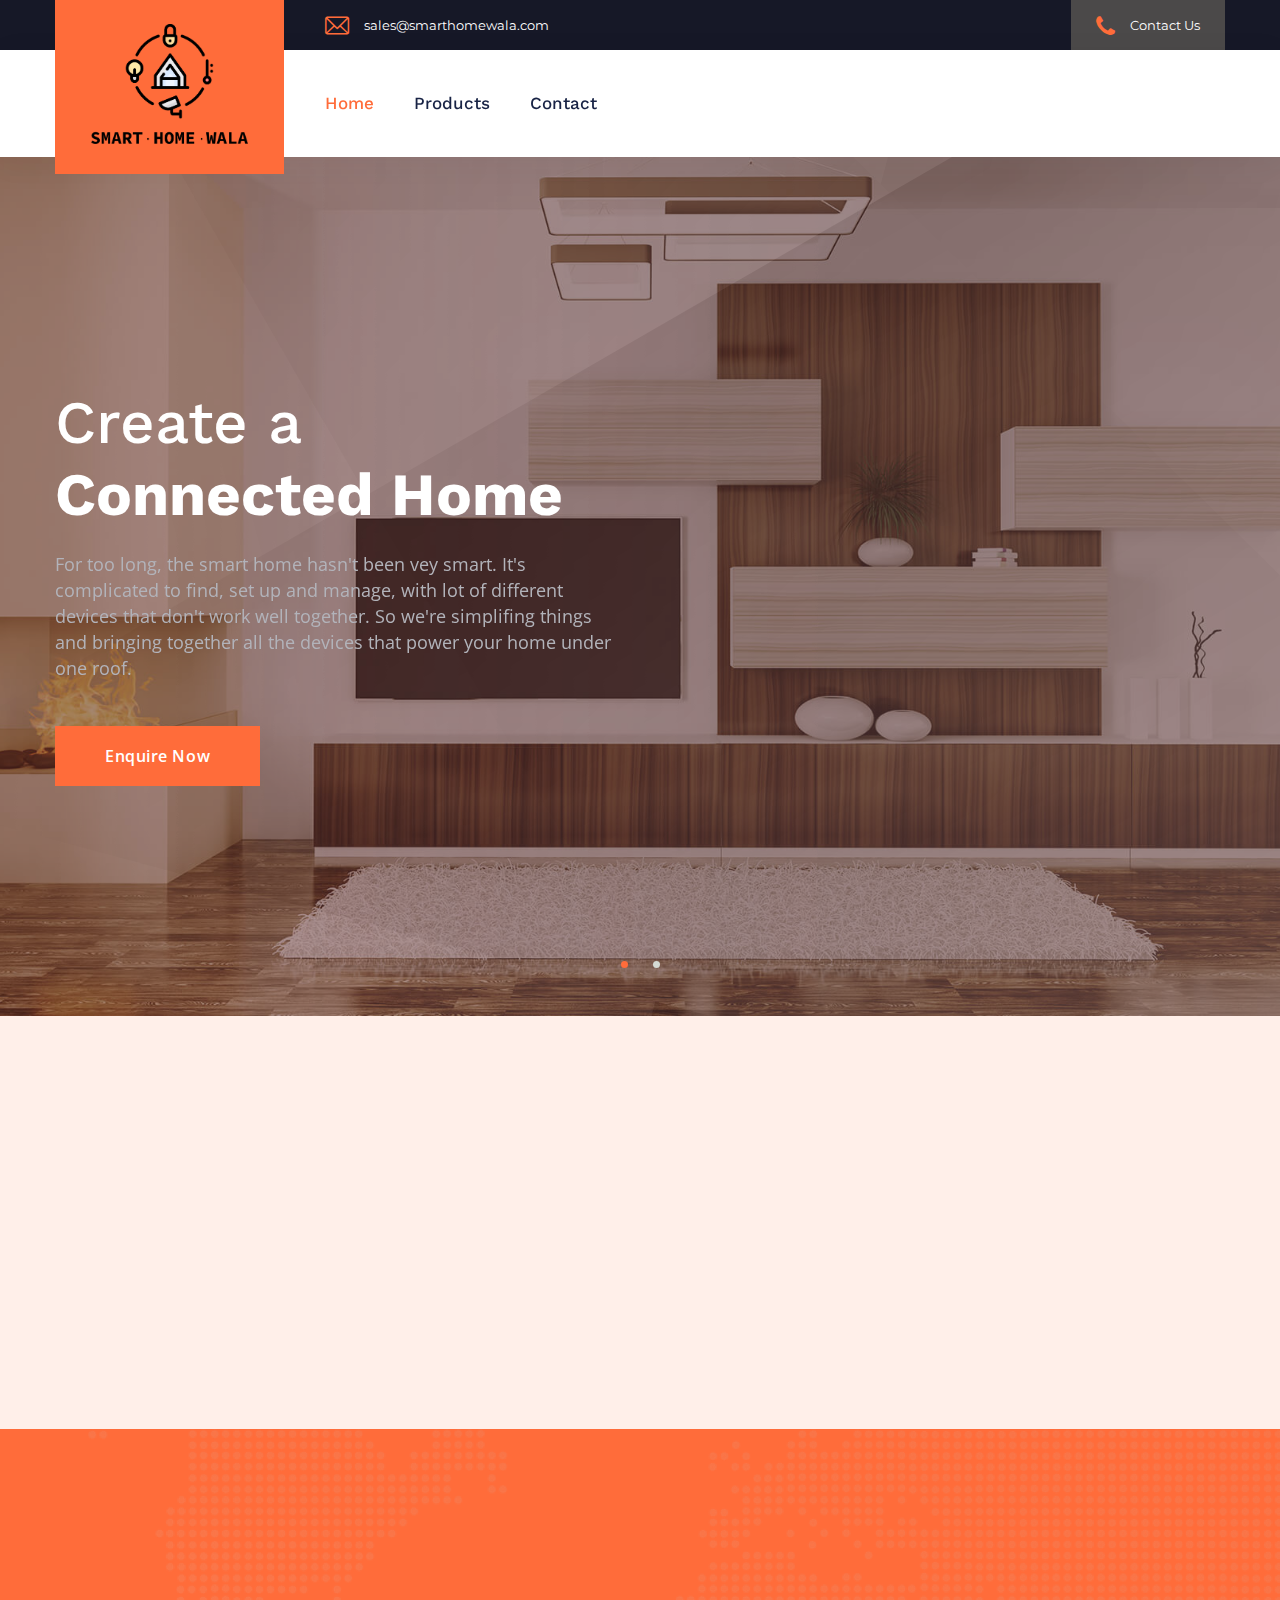
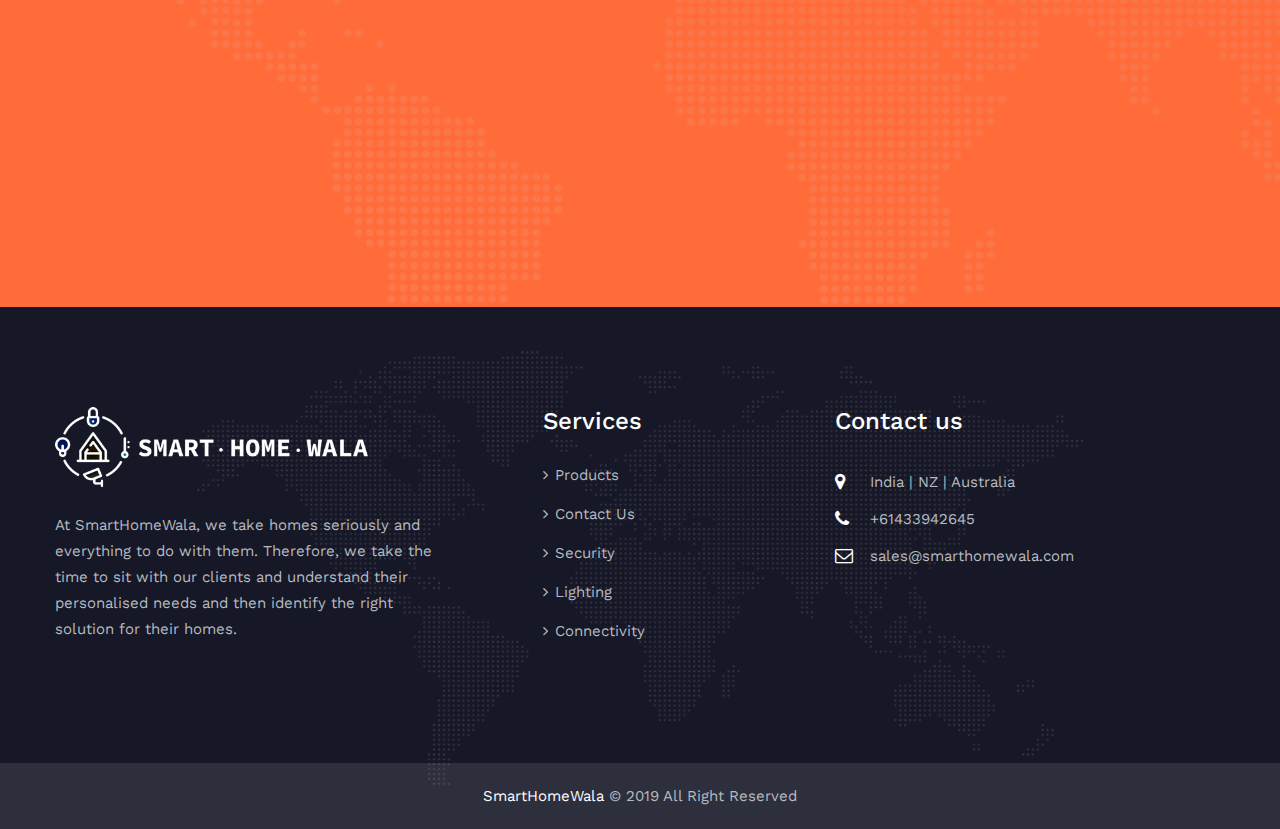
<file: index.html>
<!DOCTYPE html>
<html lang="en">


<!-- Mirrored from ashik.templatepath.net/cameron-main-html/ by HTTrack Website Copier/3.x [XR&CO'2014], Mon, 04 Nov 2019 16:31:08 GMT -->
<!-- Added by HTTrack --><meta http-equiv="content-type" content="text/html;charset=utf-8" /><!-- /Added by HTTrack -->
<head>
    <meta charset="UTF-8">
    <meta name="viewport" content="width=device-width, initial-scale=1.0">
    <meta http-equiv="X-UA-Compatible" content="ie=edge">
    <title>Smart Home Wala</title>
   
        
    <link rel="manifest" href="images/favicon/manifest.json">
    <meta name="msapplication-TileColor" content="#ffffff">
    <meta name="msapplication-TileImage" content="../ms-icon-144x144.html">
    <meta name="theme-color" content="#ffffff">
    <link rel="stylesheet" href="css/style.css">
    <link rel="stylesheet" href="css/responsive.css">
    <link rel="stylesheet" href="css/home-three.css">
    <link rel="stylesheet" href="css/flaticon.css">
    <script src="js/jquery.js"></script>

</head>

<body>
    <div class="preloader">
            <div  class=" cloader" >
                    <span>LOADING...</span>
                    <div class="hex"></div>
                    <div class="hex"></div>
                    <div class="hex"></div>
                    <div class="hex"></div>
                    <div class="hex"></div>
                    <div class="hex"></div>
                    <div class="hex"></div>
                </div>

    </div><!-- /.preloader -->
   
    <div class="page-wrapper">
            <!-- <script>
                    $(function() {
                        $("#header").load("/header.h")
                    })
                </script> -->
        <header class="main-header header-style-one" id="header">
            <div class="top-header">
                <div class="container">
                    <div class="left-info">
                        <p>
                            <i class="cameron-icon-email"></i
                            ><a href="mailto:sales@smarthomewala.com">sales@smarthomewala.com</a>
                        </p>
                    </div>
                    <!-- /.left-info -->
                    <div class="right-info">
                        <div class="contact-dropdown">
                            <div><i class="fa fa-phone"></i>Contact Us</div>
                            <ul class="contact-list">
                                <li>
                                    <a href="tel:+61433942645">
                                        <div class="flag-icon"></div>
                                        AU: +61433942645</a
                                    >
                                </li>
                                <li>
                                    <a href="tel:+64210585555">
                                        <div class="flag-icon"></div>
                                        NZ: +64210585555</a
                                    >
                                </li>
                                <li>
                                    <a href="tel:+61433942645">
                                        <div class="flag-icon"></div>
                                        IND: +61433942645</a
                                    >
                                </li>
                            </ul>
                        </div>
                        <!-- <ul class="info-block">
                                <li><i class="cameron-icon-support"></i><a href="#">(0121) 268 3610</a></li>
                            </ul> -->
                    </div>
                    <!-- /.right-info -->
                </div>
                <!-- /.container -->
            </div>
            <!-- /.top-header -->
            <nav class="navbar navbar-expand-lg navbar-light header-navigation stricky">
                <div class="container clearfix">
                    <!-- Brand and toggle get grouped for better mobile display -->
                    <div class="logo-box clearfix">
                        <a class="navbar-brand" href="index.html">
                            <img
                                src="images/smart-home-logo2.png"
                                height="120"
                                class="main-logo"
                                alt="Awesome Image"
                            />
                            <img
                                src="images/smart-home-logo-horizontal.png"
                                height="60"
                                class="stricky-logo"
                                alt="Awesome Image"
                            />
                        </a>
            
                        <button
                            class="menu-toggler"
                            data-target=".header-style-one .main-navigation"
                        >
                            <span class="fa fa-bars"></span>
                        </button>
                    </div>
                    <!-- /.logo-box -->
            
                    <!-- Collect the nav links, forms, and other content for toggling -->
                    <div class="main-navigation">
                        <ul class="navigation-box">
                            <li class="current">
                                <a href="index.html">Home</a>
                            </li>
                            <li>
                                <a href="products.html">Products</a>
                                <ul class="sub-menu">
                                    <li><a href="products.html"> Security</a></li>
                                    <li><a href="products.html">Lighting</a></li>
                                    <li><a href="products.html">Connectivity</a></li>
                                </ul>
                                <!-- /.sub-menu -->
                            </li>
            
                            <li><a href="contact.html">Contact</a></li>
                        </ul>
                    </div>
                   
                </div>
                <!-- /.container -->
            </nav>
            
        </header><!-- /.main-header header-style-one -->
        <div class="main-banner-wrapper">
            <section class="banner-style-one ">
              
                <div class="slide slide-two" style="background-image: url(images/slider2.jpg);">
                    <div class="container">
                        <div class="row">
                            <div class="col-lg-6">
                                <h3 class="banner-title">Create a <strong>Connected  Home</strong> </h3>
                                <p>For too long, the smart home hasn't been vey smart. It's complicated to find, set up and manage, with lot of different devices that don't work well together. So we're simplifing things and bringing together all the devices that power your home under one roof.  </p>
                                <div class="btn-block">
                                    <a href="contact.html" class="banner-btn">Enquire Now</a>
                                </div><!-- /.btn-block -->
                            </div><!-- /.col-lg-6 -->
                        </div><!-- /.row -->
                    </div><!-- /.container -->
                </div><!-- /.slide -->
                <div class="slide slide-three" style="background-image: url(images/slider3.jpg);">
                    <div class="container">
                        <div class="row justify-content-end">
                            <div class="col-lg-6">
                                <h3 class="banner-title">Create a <strong>Connected</strong> Home</h3>
                                <p>For too long, the smart home hasn't been vey smart. It's complicated to find, set up and manage, with lot of different devices that don't work well together. So we're simplifing things and bringing together all the devices that power your home under one roof. </p>
                                <div class="btn-block">
                                    <a href="contact.html" class="banner-btn">Enquire Now</a>
                                </div><!-- /.btn-block -->
                            </div><!-- /.col-lg-6 -->
                        </div><!-- /.row -->
                    </div><!-- /.container -->
                </div><!-- /.slide -->
            </section><!-- /.banner-style-one -->
          
        </div><!-- /.main-banner-wrapper -->
        <section class="offer-style-one home-page-three">
            <div class="container">
                <div class="row">
                    <div class="col-lg-4 col-md-12">
                        <div class="single-offer-style-one wow fadeInUp" data-wow-duration="1300ms"
                            data-wow-delay="0ms">
                            <div class="hvr-bubble hvr-bubble-1"></div><!-- /.hvr-bubble hvr-bubble-1 -->
                            <div class="hvr-bubble hvr-bubble-2"></div><!-- /.hvr-bubble hvr-bubble-2 -->
                            <div class="hvr-bubble hvr-bubble-3"></div><!-- /.hvr-bubble hvr-bubble-3 -->
                            <div class="icon-block">
                                <i class="flaticon-security"></i>
                            </div><!-- /.icon-block -->
                            <h3><a href="#"> Security</a></h3>
                            <p>Our security products range from a variety of Smart door locks, WiFi enabled security cameras, smart door bells, motion sensors and smoke sensors.</p>
                            <a href="#" class="more-link">Read More</a>
                        </div><!-- /.single-offer-style-one -->
                    </div><!-- /.col-lg-3 -->
                    <div class="col-lg-4 col-md-12">
                        <div class="single-offer-style-one wow fadeInUp" data-wow-duration="1300ms"
                            data-wow-delay="500ms">
                            <div class="hvr-bubble hvr-bubble-1"></div><!-- /.hvr-bubble hvr-bubble-1 -->
                            <div class="hvr-bubble hvr-bubble-2"></div><!-- /.hvr-bubble hvr-bubble-2 -->
                            <div class="hvr-bubble hvr-bubble-3"></div><!-- /.hvr-bubble hvr-bubble-3 -->
                            <div class="icon-block">
                                <i class="flaticon-lighting"></i>
                            </div><!-- /.icon-block -->
                            <h3><a href="#">Lighting</a></h3>
                            <p> Our lighting ranges all the way from bulbs, downlight and even LED Strips and each can range from static colour through to a spectrum of RGB (256) colours. 
                                </p>
                            <a href="#" class="more-link">Read More</a>
                        </div><!-- /.single-offer-style-one -->
                    </div><!-- /.col-lg-3 -->
                    <div class="col-lg-4 col-md-12">
                        <div class="single-offer-style-one wow fadeInUp" data-wow-duration="1300ms"
                            data-wow-delay="1000ms">
                            <div class="hvr-bubble hvr-bubble-1"></div><!-- /.hvr-bubble hvr-bubble-1 -->
                            <div class="hvr-bubble hvr-bubble-2"></div><!-- /.hvr-bubble hvr-bubble-2 -->
                            <div class="hvr-bubble hvr-bubble-3"></div><!-- /.hvr-bubble hvr-bubble-3 -->
                            <div class="icon-block">
                                <i class="flaticon-connectivity"></i>
                            </div><!-- /.icon-block -->
                            <h3><a href="#">Connectivity</a></h3>
                            <p>Our connectivity products enhance connectivity via switches, sockets, IR sensor, smart curtains, air quality control and much more.</p>
                            <a href="#" class="more-link">Read More</a>
                        </div><!-- /.single-offer-style-one -->
                    </div><!-- /.col-lg-3 -->
                </div><!-- /.row -->
            </div><!-- /.container -->
        </section><!-- /.offer-style-one -->
       
        <section class="contact-support about-style-one">
            <div class="container">
                <div class="row no-gutters wow fadeInUp" data-wow-duration="1300ms">
                    <div class="col-md-6">
                        <div class="left-heading">
                            <h3>To make requests for further information, contact us via our social channels.</h3>
                        </div>
                    </div>
                    <div class="col-md-6 text-center">
                        <div class="icon">
                            <span class="fa fa-phone"></span>
                        </div>
                        <div>
                            <h3 class="right-heading" style="">Call for advice now!</h3>
                        </div>
                        <div>
                            <h3 class="num-heading" ><a href="">+12 00 236 77 85</a></h3>
                        </div>
                        <a class="sm-button " href="contact.html">
						<span class="button-text" data-text="Contact us">
				Contact us</span></a>

                    </div>
                </div>
            </div>
        </section>
      
        <footer class="site-footer" id="footer">
                <script> 
                        $(function(){
                          $("#footer").load("footer.html"); 
                        });
                        </script> 
            
        </footer><!-- /.site-footer -->
      
    </div><!-- /.page-wrapper -->

    <a href="#" data-target="html" class="scroll-to-target scroll-to-top"><i class="fa fa-angle-up"></i></a>
    <!-- /.scroll-to-top -->
    <script src="js/jquery.js"></script>
    <script src="js/bootstrap.bundle.min.js"></script>
    <script src="js/owl.carousel.min.js"></script>
    <script src="js/waypoints.min.js"></script>
    <script src="js/jquery.counterup.min.js"></script>
    <script src="js/wow.js"></script>
    <script src="js/theme.js"></script>
</body>


<!-- Mirrored from ashik.templatepath.net/cameron-main-html/ by HTTrack Website Copier/3.x [XR&CO'2014], Mon, 04 Nov 2019 16:31:56 GMT -->
</html>
</file>
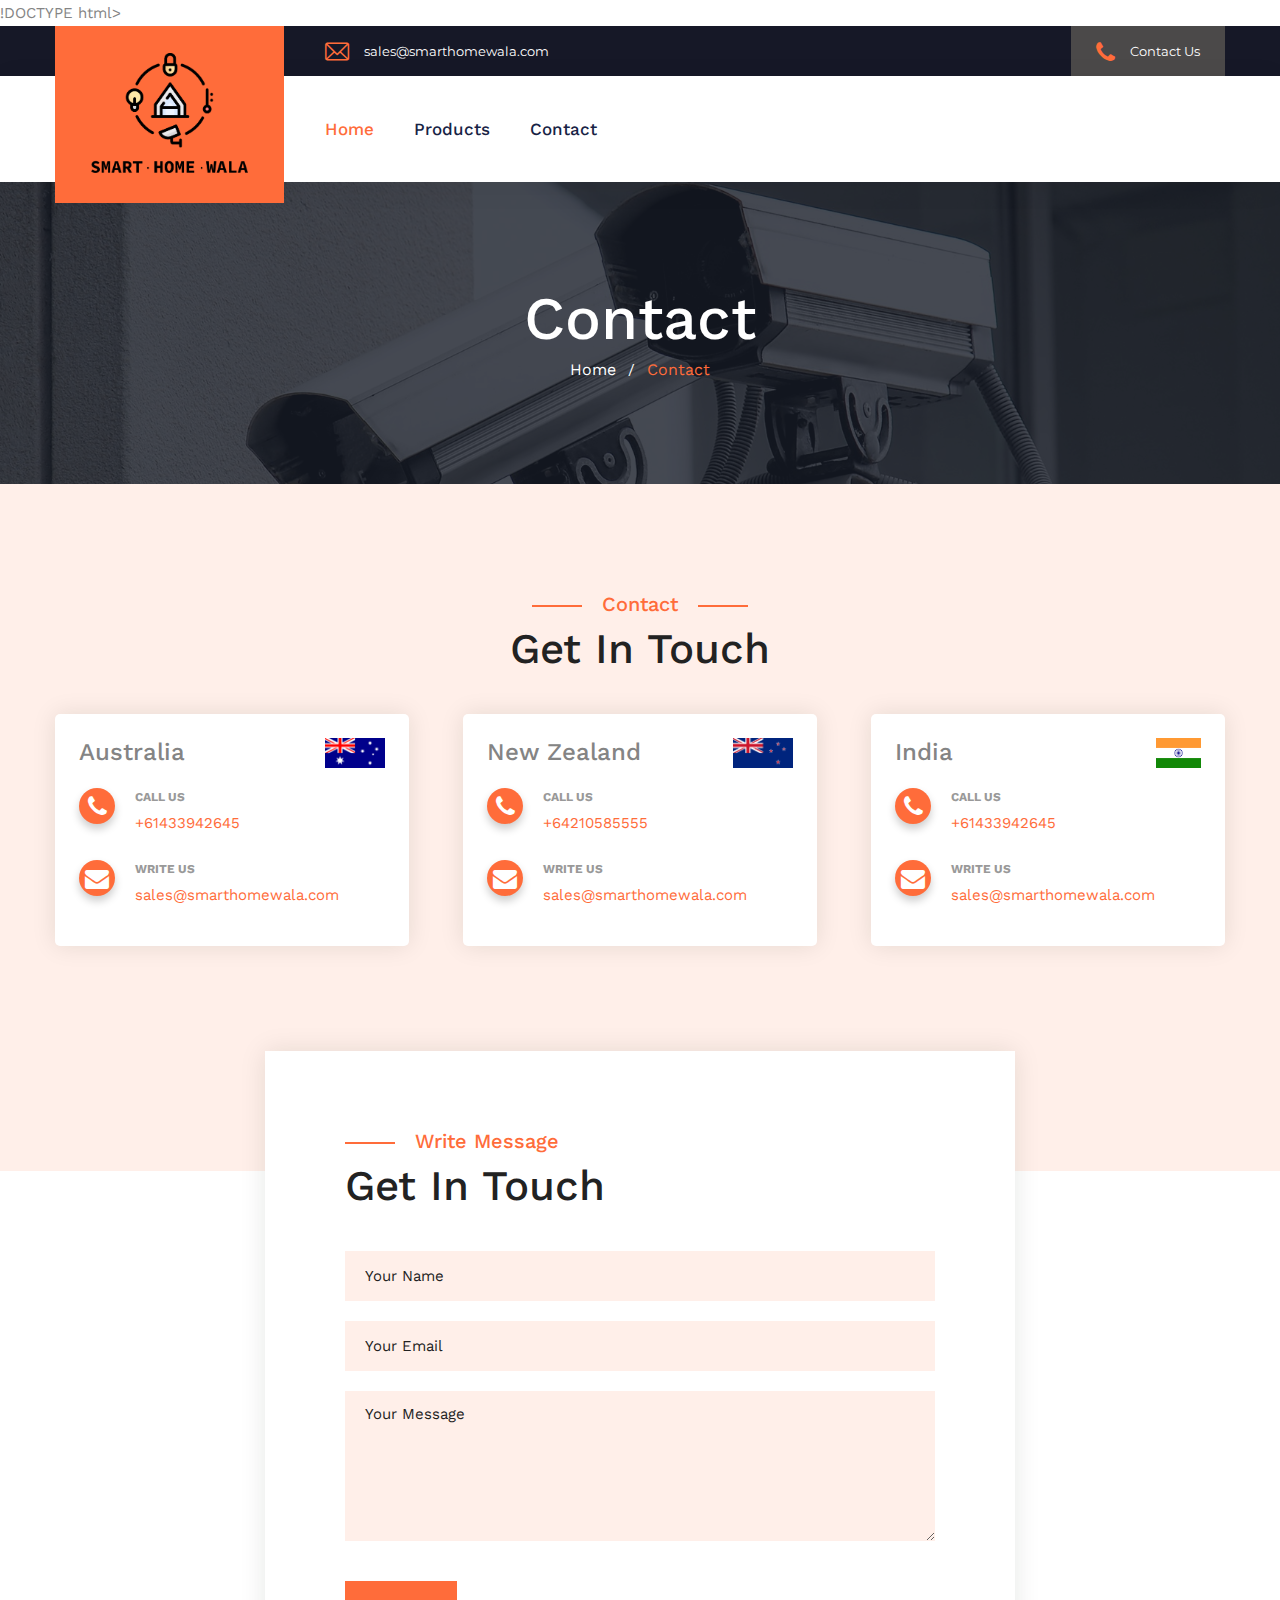
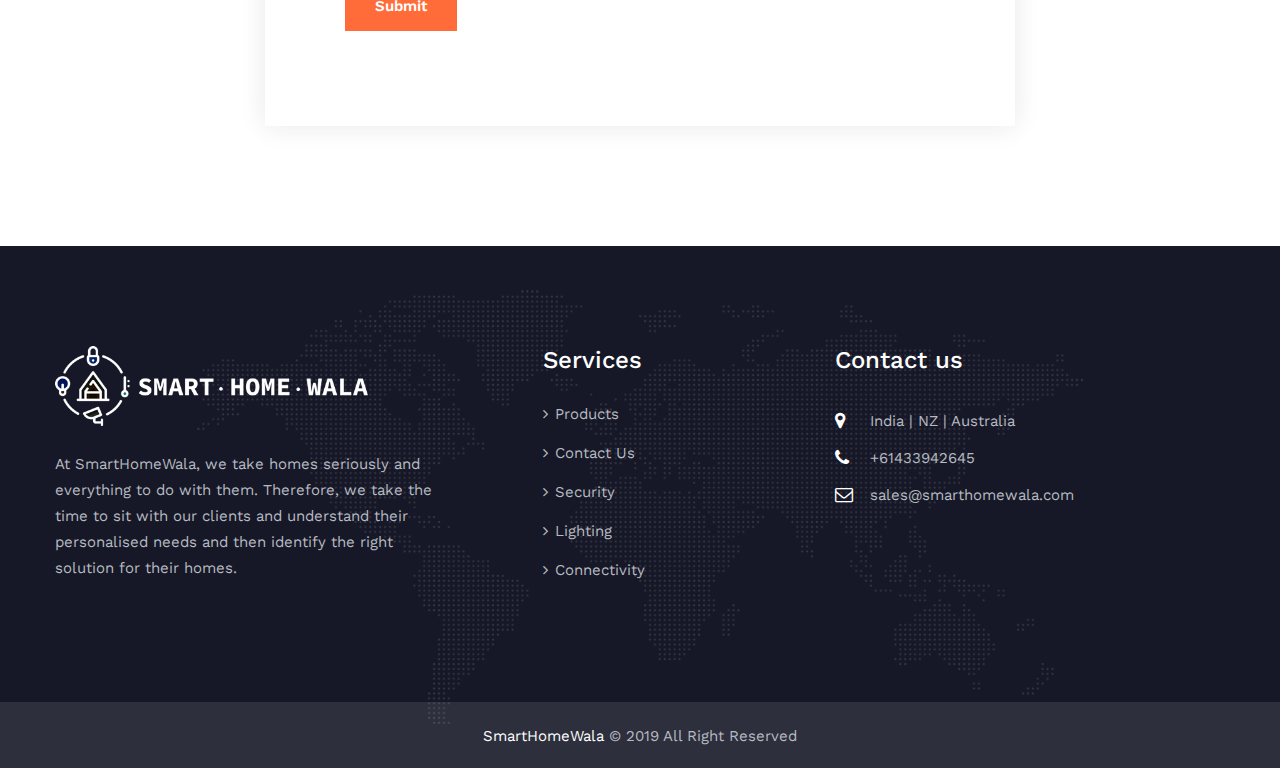
<file: contact.html>
!DOCTYPE html>
<html lang="en">


<!-- Added by HTTrack --><meta http-equiv="content-type" content="text/html;charset=utf-8" /><!-- /Added by HTTrack -->
<head>
    <meta charset="UTF-8">
    <meta name="viewport" content="width=device-width, initial-scale=1.0">
    <meta http-equiv="X-UA-Compatible" content="ie=edge">
    <title>Contact Page || SmartHomeWala</title>
    <link rel="icon" type="image/png" sizes="16x16" href="images/favicon.png">
    <link rel="manifest" href="images/favicon/manifest.json">
    <meta name="msapplication-TileColor" content="#ffffff">
    <meta name="msapplication-TileImage" content="../ms-icon-144x144.html">
    <meta name="theme-color" content="#ffffff">
    <link rel="stylesheet" href="css/style.css">
    <link rel="stylesheet" href="css/responsive.css">
    <script src="js/jquery.js"></script>
</head>

<body>
    <div class="preloader"></div><!-- /.preloader -->
    <div class="page-wrapper">
        <header class="main-header header-style-one" id="header">
            <div class="top-header">
                <div class="container">
                    <div class="left-info">
                        <p>
                            <i class="cameron-icon-email"></i
                            ><a href="mailto:sales@smarthomewala.com">sales@smarthomewala.com</a>
                        </p>
                    </div>
                    <!-- /.left-info -->
                    <div class="right-info">
                        <div class="contact-dropdown">
                            <div><i class="fa fa-phone"></i>Contact Us</div>
                            <ul class="contact-list">
                                <li>
                                    <a href="tel:+61433942645">
                                        <div class="flag-icon"></div>
                                        AU: +61433942645</a
                                    >
                                </li>
                                <li>
                                    <a href="tel:+64210585555">
                                        <div class="flag-icon"></div>
                                        NZ: +64210585555</a
                                    >
                                </li>
                                <li>
                                    <a href="tel:+61433942645">
                                        <div class="flag-icon"></div>
                                        IND: +61433942645</a
                                    >
                                </li>
                            </ul>
                        </div>
                        <!-- <ul class="info-block">
                                <li><i class="cameron-icon-support"></i><a href="#">(0121) 268 3610</a></li>
                            </ul> -->
                    </div>
                    <!-- /.right-info -->
                </div>
                <!-- /.container -->
            </div>
            <!-- /.top-header -->
            <nav class="navbar navbar-expand-lg navbar-light header-navigation stricky">
                <div class="container clearfix">
                    <!-- Brand and toggle get grouped for better mobile display -->
                    <div class="logo-box clearfix">
                        <a class="navbar-brand" href="index.html">
                            <img
                                src="images/smart-home-logo2.png"
                                height="120"
                                class="main-logo"
                                alt="Awesome Image"
                            />
                            <img
                                src="images/smart-home-logo-horizontal.png"
                                height="60"
                                class="stricky-logo"
                                alt="Awesome Image"
                            />
                        </a>
            
                        <button
                            class="menu-toggler"
                            data-target=".header-style-one .main-navigation"
                        >
                            <span class="fa fa-bars"></span>
                        </button>
                    </div>
                    <!-- /.logo-box -->
            
                    <!-- Collect the nav links, forms, and other content for toggling -->
                    <div class="main-navigation">
                        <ul class="navigation-box">
                            <li class="current">
                                <a href="index.html">Home</a>
                            </li>
                            <li>
                                <a href="products.html">Products</a>
                                <ul class="sub-menu">
                                    <li><a href="products.html"> Security</a></li>
                                    <li><a href="products.html">Lighting</a></li>
                                    <li><a href="products.html">Connectivity</a></li>
                                </ul>
                                <!-- /.sub-menu -->
                            </li>
            
                            <li><a href="contact.html">Contact</a></li>
                        </ul>
                    </div>
                   
                </div>
                <!-- /.container -->
            </nav>
            
        </header><!-- /.main-header header-style-one -->
        <section class="page-title-block text-center">
            <div class="container">
                <h2>Contact</h2>
                <div class="thm-breadcrumb">
                    <a href="index-2.html">Home</a>
                    <span class="sep">/</span>
                    <span class="page-title">Contact</span>
                </div><!-- /.thm-breadcrumb -->
            </div><!-- /.container -->
        </section><!-- /.page-title-block -->
        <section class="contact-info-style-one">
            <div class="container">
                <div class="title-block text-center">
                    <span class="tag-line">Contact</span><!-- /.tag-line -->
                    <h2>Get In Touch</h2>
                </div><!-- /.title-block -->
                <div class="row high-gutter">
                    <div class="col-lg-4">
                      
                        <div class="contact-card">
                                <div class="d-flex justify-content-between">
                                        <h4>Australia</h4>
                                        <div class="flag-icon">
                                            <img class="img-fluid" height="30" src="images/australia.png">
                                        </div>
                                </div>
                          
                            <ul>
                                <li>
                                    <i class="fa fa-phone background-info"></i>
                                    <span class="contact-label">Call Us</span>
                                    <a class="contact-info font-family-body" href="tel:+61433942645">+61433942645</a>
                                </li>
                                <li>
                                    <i class="fa fa-envelope background-info"></i>
                                    <span class="contact-label">Write Us</span>
                                    <a class="contact-info font-family-body" href="mailto:sales@smarthomewala.com">sales@smarthomewala.com</a>
                                </li>
                              </ul>

                        </div>
                    </div><!-- /.col-lg-4 -->
                    <div class="col-lg-4">
                      
                            <div class="contact-card">
                                <div class="d-flex justify-content-between">
                                        <h4>New Zealand</h4>
                                        <div class="flag-icon">
                                            <img class="img-fluid" height="30" src="images/new-zealand.png">
                                        </div>
                                </div>
                                <ul>
                                    <li>
                                        <i class="fa fa-phone background-info"></i>
                                        <span class="contact-label">Call Us</span>
                                        <a class="contact-info font-family-body" href="tel:+64210585555">+64210585555</a>
                                    </li>
                                    <li>
                                        <i class="fa fa-envelope background-info"></i>
                                        <span class="contact-label">Write Us</span>
                                        <a class="contact-info font-family-body" href="mailto:sales@smarthomewala.com">sales@smarthomewala.com</a>
                                    </li>
                                  </ul>
    
                            </div>
                        </div><!-- /.col-lg-4 -->
                        <div class="col-lg-4">
                      
                                <div class="contact-card">
                                        <div class="d-flex justify-content-between">
                                                <h4>India</h4>
                                                <div class="flag-icon">
                                                    <img class="img-fluid" height="30" src="images/india-flag.png">
                                                </div>
                                        </div>
                                    
                                    <ul>
                                        <li>
                                            <i class="fa fa-phone background-info"></i>
                                            <span class="contact-label">Call Us</span>
                                            <a class="contact-info font-family-body" href="tel:+61433942645">+61433942645</a>
                                        </li>
                                        <li>
                                            <i class="fa fa-envelope background-info"></i>
                                            <span class="contact-label">Write Us</span>
                                            <a class="contact-info font-family-body" href="mailto:sales@smarthomewala.com">sales@smarthomewala.com</a>
                                        </li>
                                      </ul>
        
                                </div>
                            </div><!-- /.col-lg-4 -->
                   
                </div><!-- /.row -->
            </div><!-- /.container -->
        </section><!-- /.contact-info-style-one -->
        <section class="contact-form-wrapper">
            <div class="container">
                <div class="col-lg-8 m-auto">
                <div class="inner-container">
                    <div class="row no-gutters">
                        <!-- <div class="col-lg-6">
                            <div class="google-map" id="contact-page-map" data-map-lat="40.712784" data-map-lng="-74.005941" data-icon-path="images/resources/map-marker-1-1.png" data-map-title="Brooklyn, New York, United Kingdom" data-map-zoom="11" data-markers='{
            "marker-1": [40.712784, -74.005941, "<h4>Main Office</h4><p>Babylon Branch , Lindenhurst, UK</p>"],
            "marker-2": [40.728157, -74.077642, "<h4>Branch Office</h4> <p>291 Park Ave S, East Meadow, UK</p>"]
        }'>
                            </div>
                        </div> -->
                        <div class="col-lg-12 d-flex">
                            <div class="contact-form-block my-auto">
                                <div class="title-block">
                                    <span class="tag-line">Write Message</span><!-- /.tag-line -->
                                    <h2>Get In Touch</h2>
                                </div><!-- /.title-block -->
                                <form id="contact-form" action="https://formsubmit.co/sales@smarthomewala.com" method="POST" enctype="text/plain" class="contact-form-one contact-form-validated">
                                    <input type="text" name="name" placeholder="Your Name">
                                    <input type="text" name="email"  placeholder="Your Email">
                                    <textarea placeholder="Your Message" name="message"></textarea>
                                    <button id="btn1" type="submit" >Submit</button>
                                </form>
                            </div><!-- /.contact-form-block -->
                        </div><!-- /.col-lg-6 -->
                    </div><!-- /.row -->
                </div><!-- /.inner-container -->
            </div>
            </div><!-- /.container -->
        </section><!-- /.contact-form-wrapper -->
    
        <footer class="site-footer" id="footer">
                <script> 
                        $(function(){
                          $("#footer").load("footer.html"); 
                        });
                        </script> 
            
        </footer><!-- /.site-footer -->
    </div><!-- /.page-wrapper -->
    <a href="#" data-target="html" class="scroll-to-target scroll-to-top"><i class="fa fa-angle-up"></i></a>
    <!-- /.scroll-to-top -->
    <script src="js/jquery.js"></script>
    <script src="js/bootstrap.bundle.min.js"></script>
    
    <script src="js/wow.js"></script>
    <script src="js/jquery.validate.min.js"></script>
    <script src="js/theme.js"></script>
   <script>
  
   </script>
   
</body>


<!-- Mirrored from ashik.templatepath.net/cameron-main-html/contact.html by HTTrack Website Copier/3.x [XR&CO'2014], Mon, 04 Nov 2019 16:34:53 GMT -->
</html>
</file>
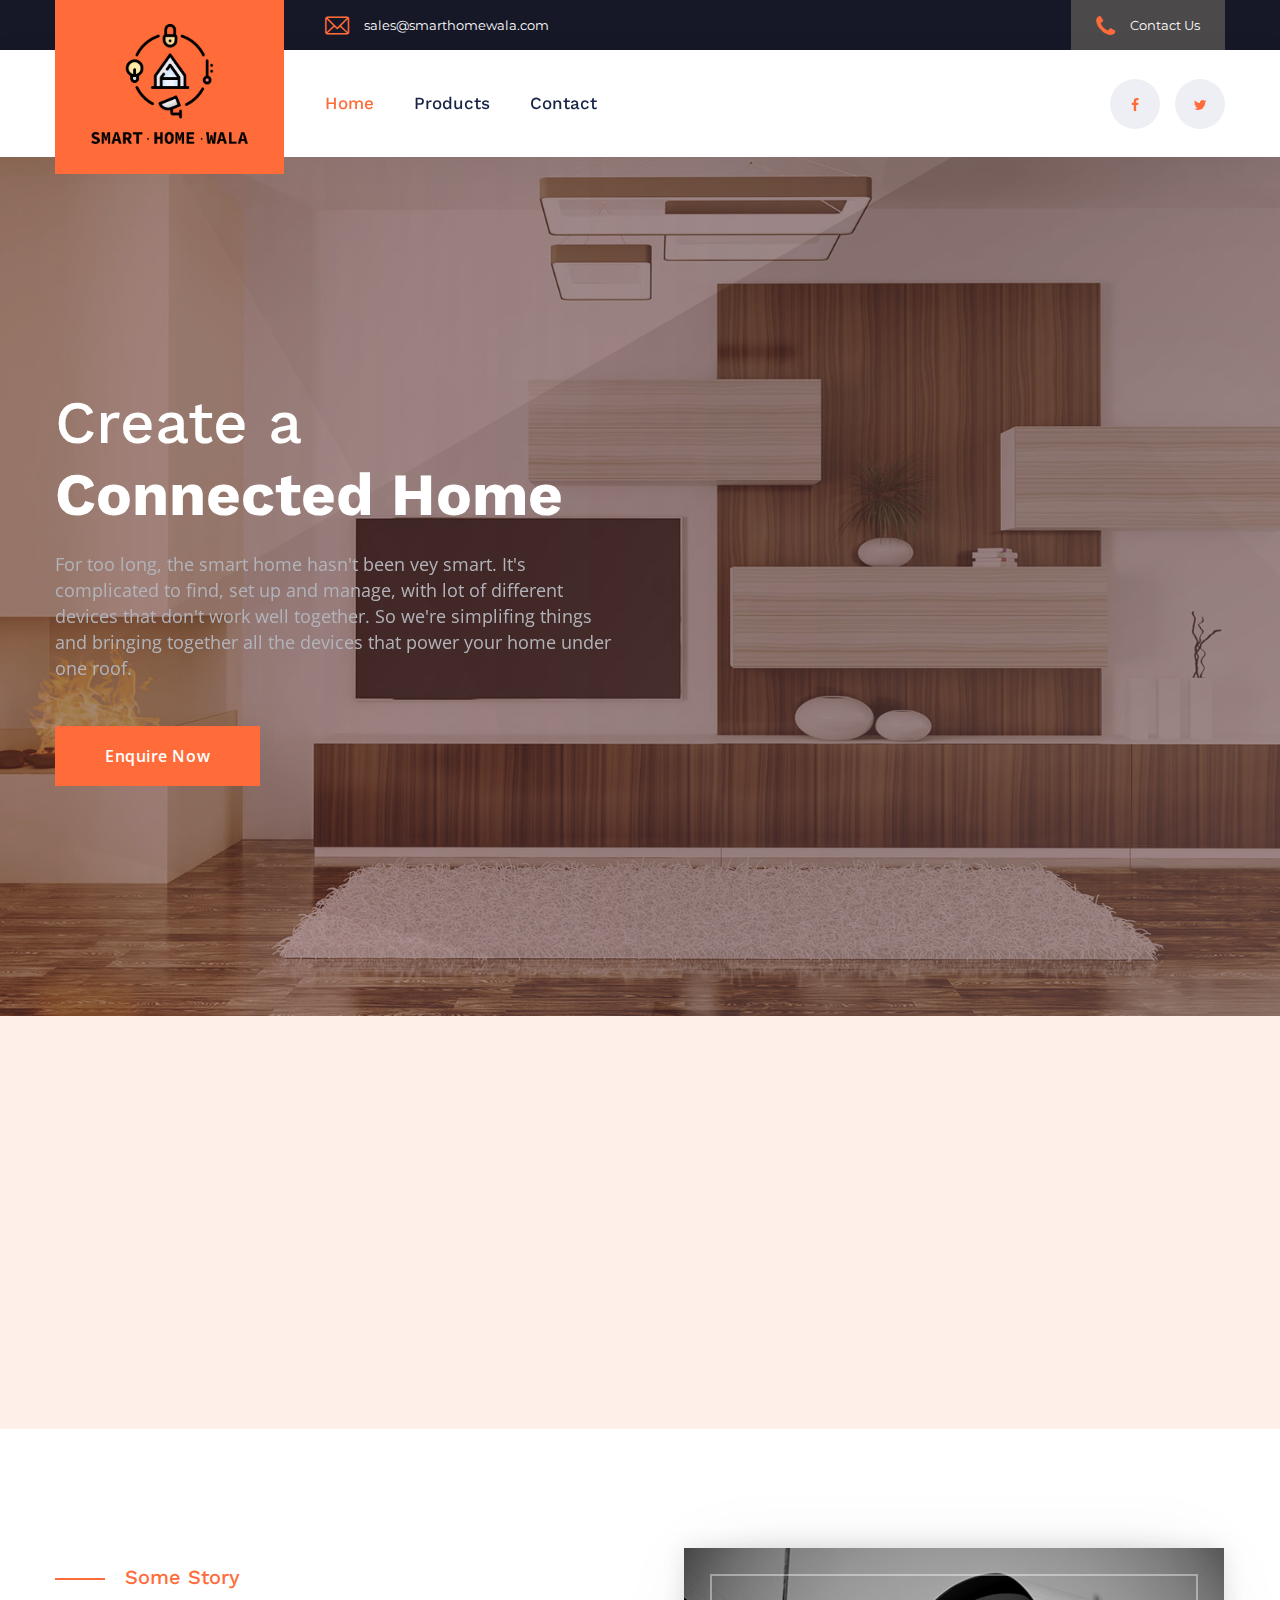
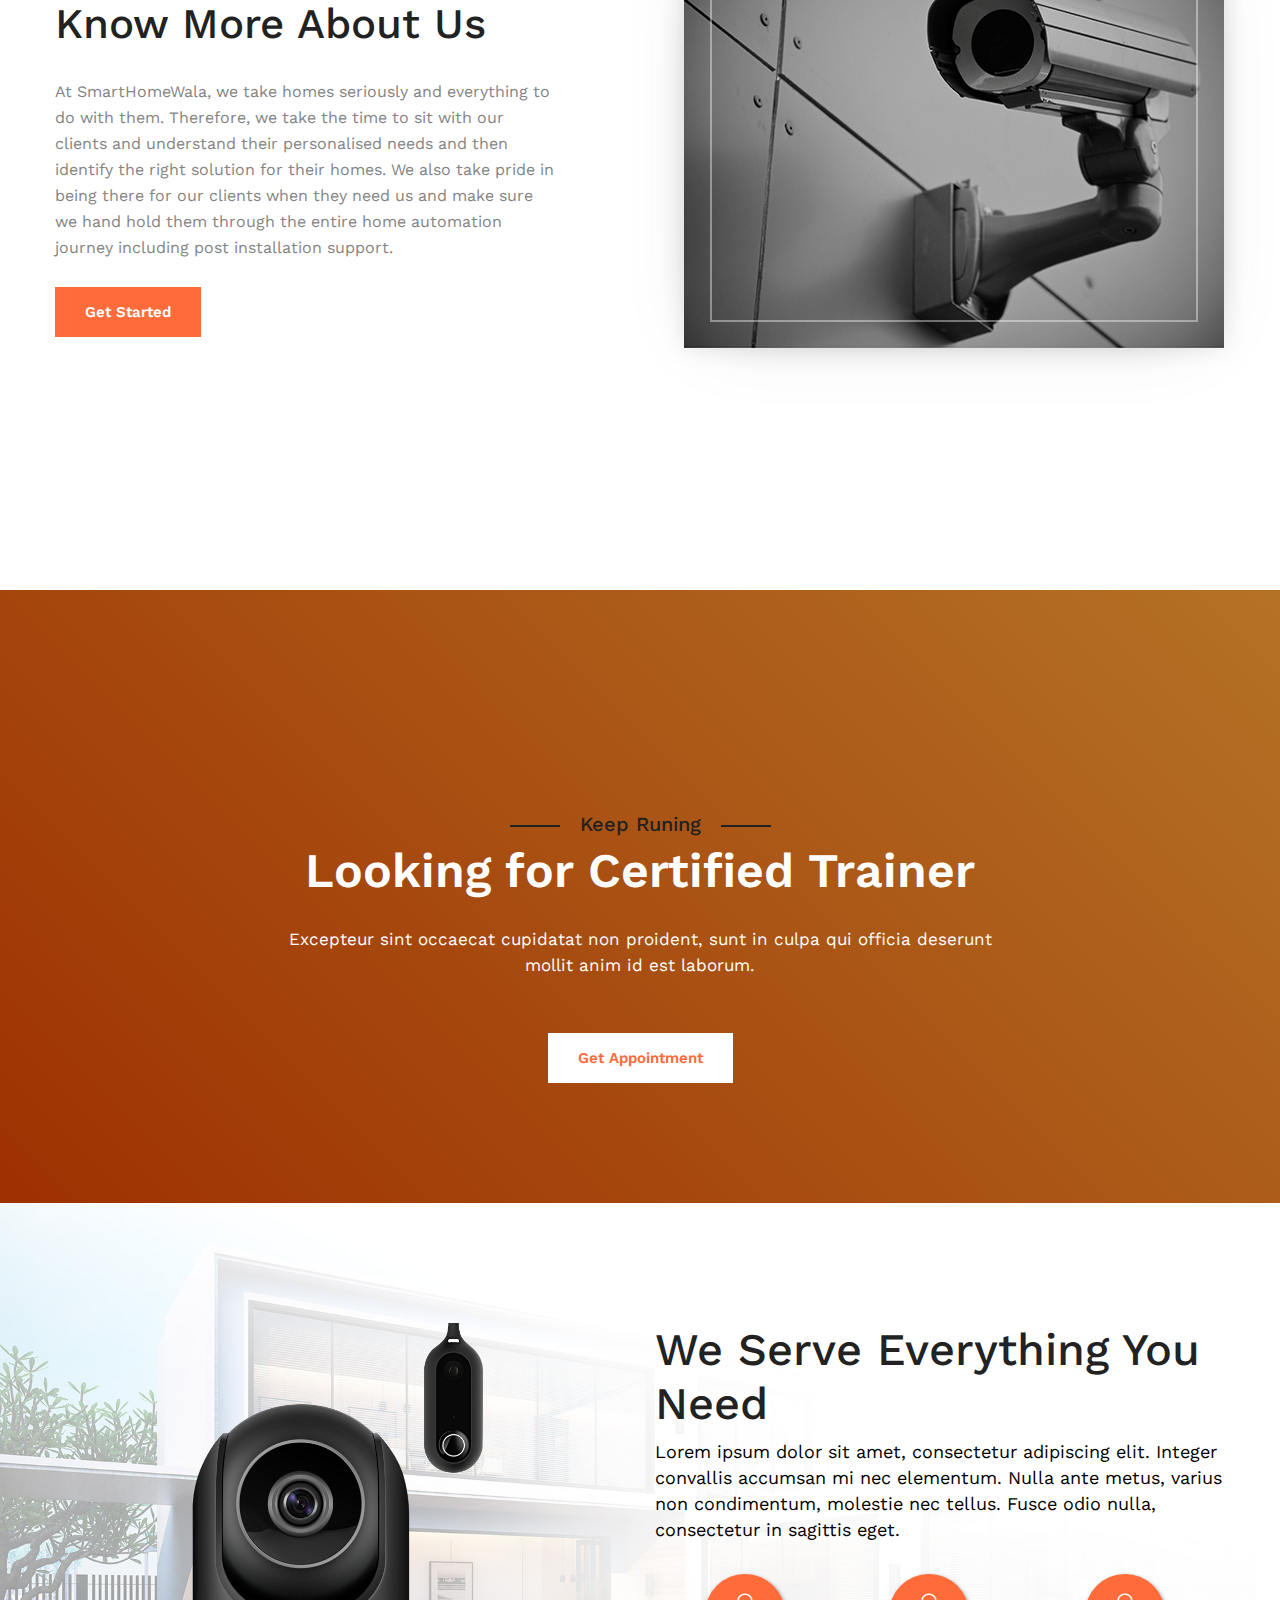
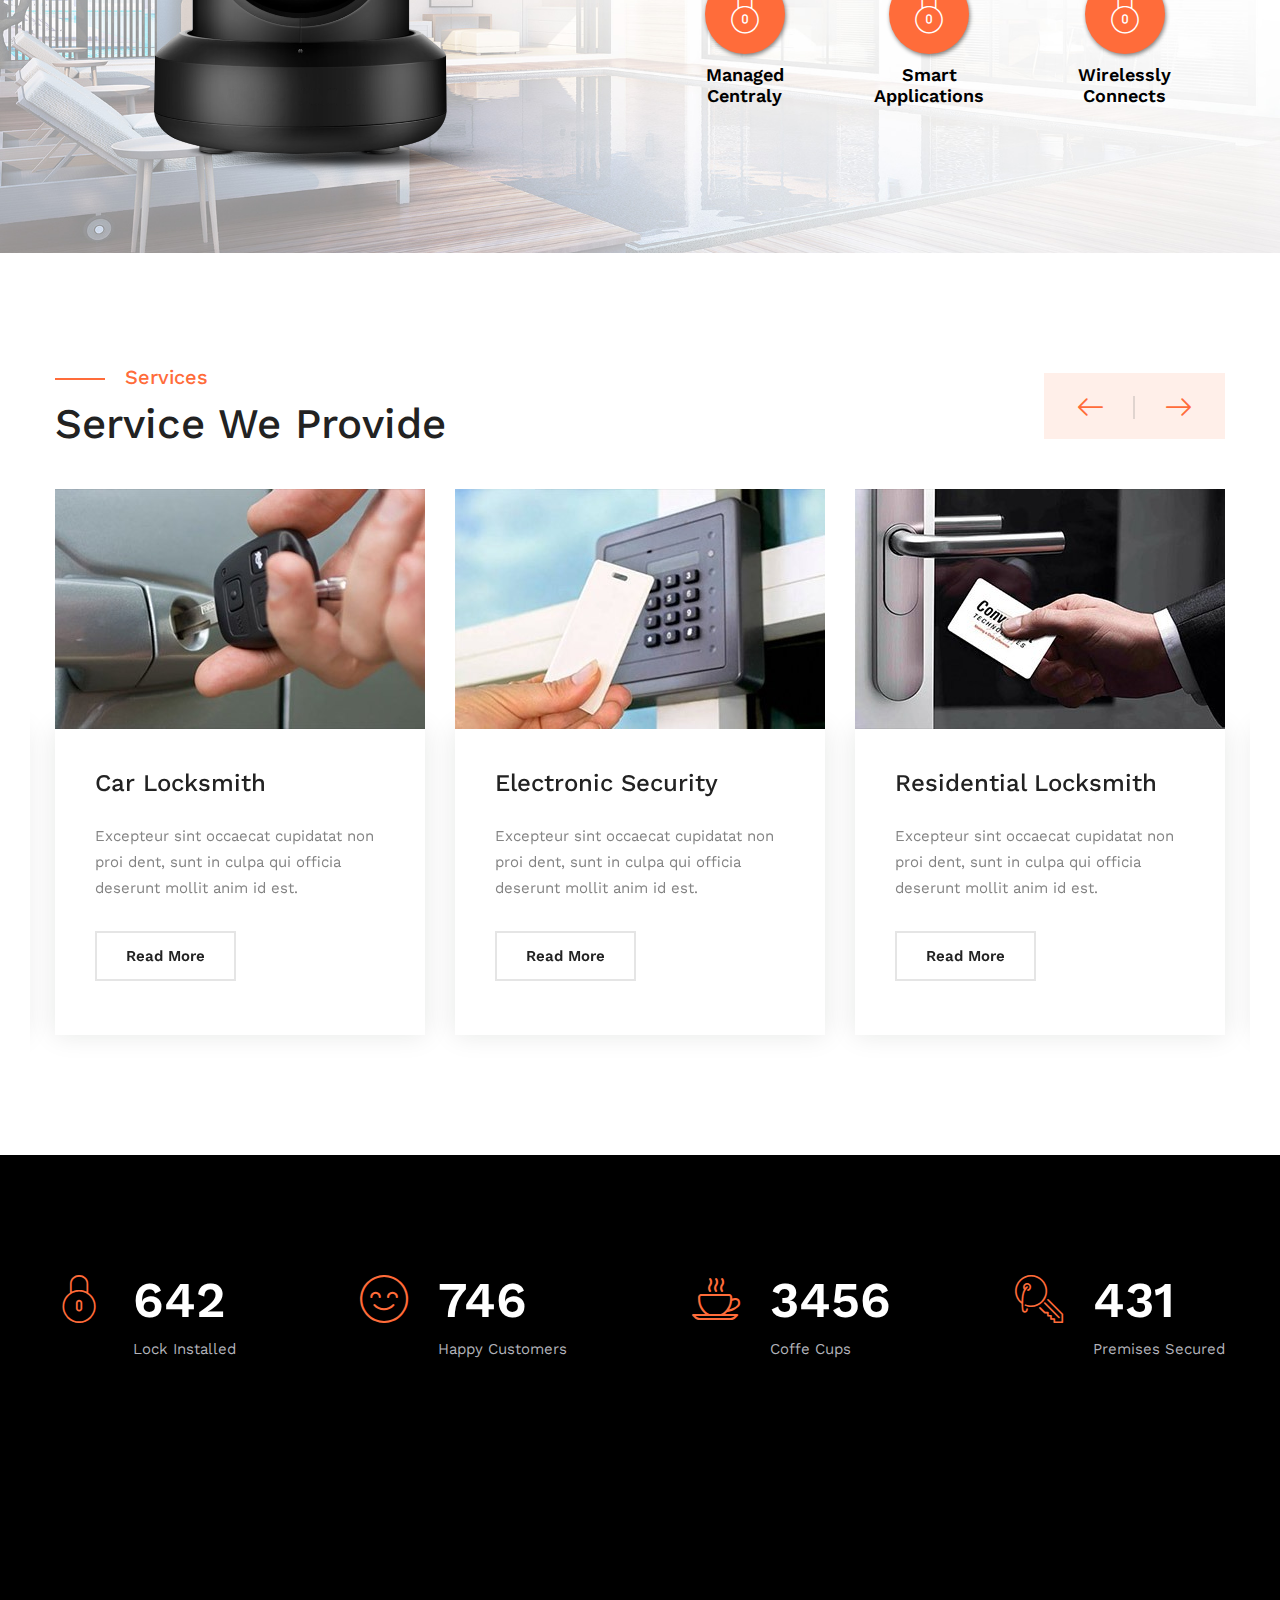
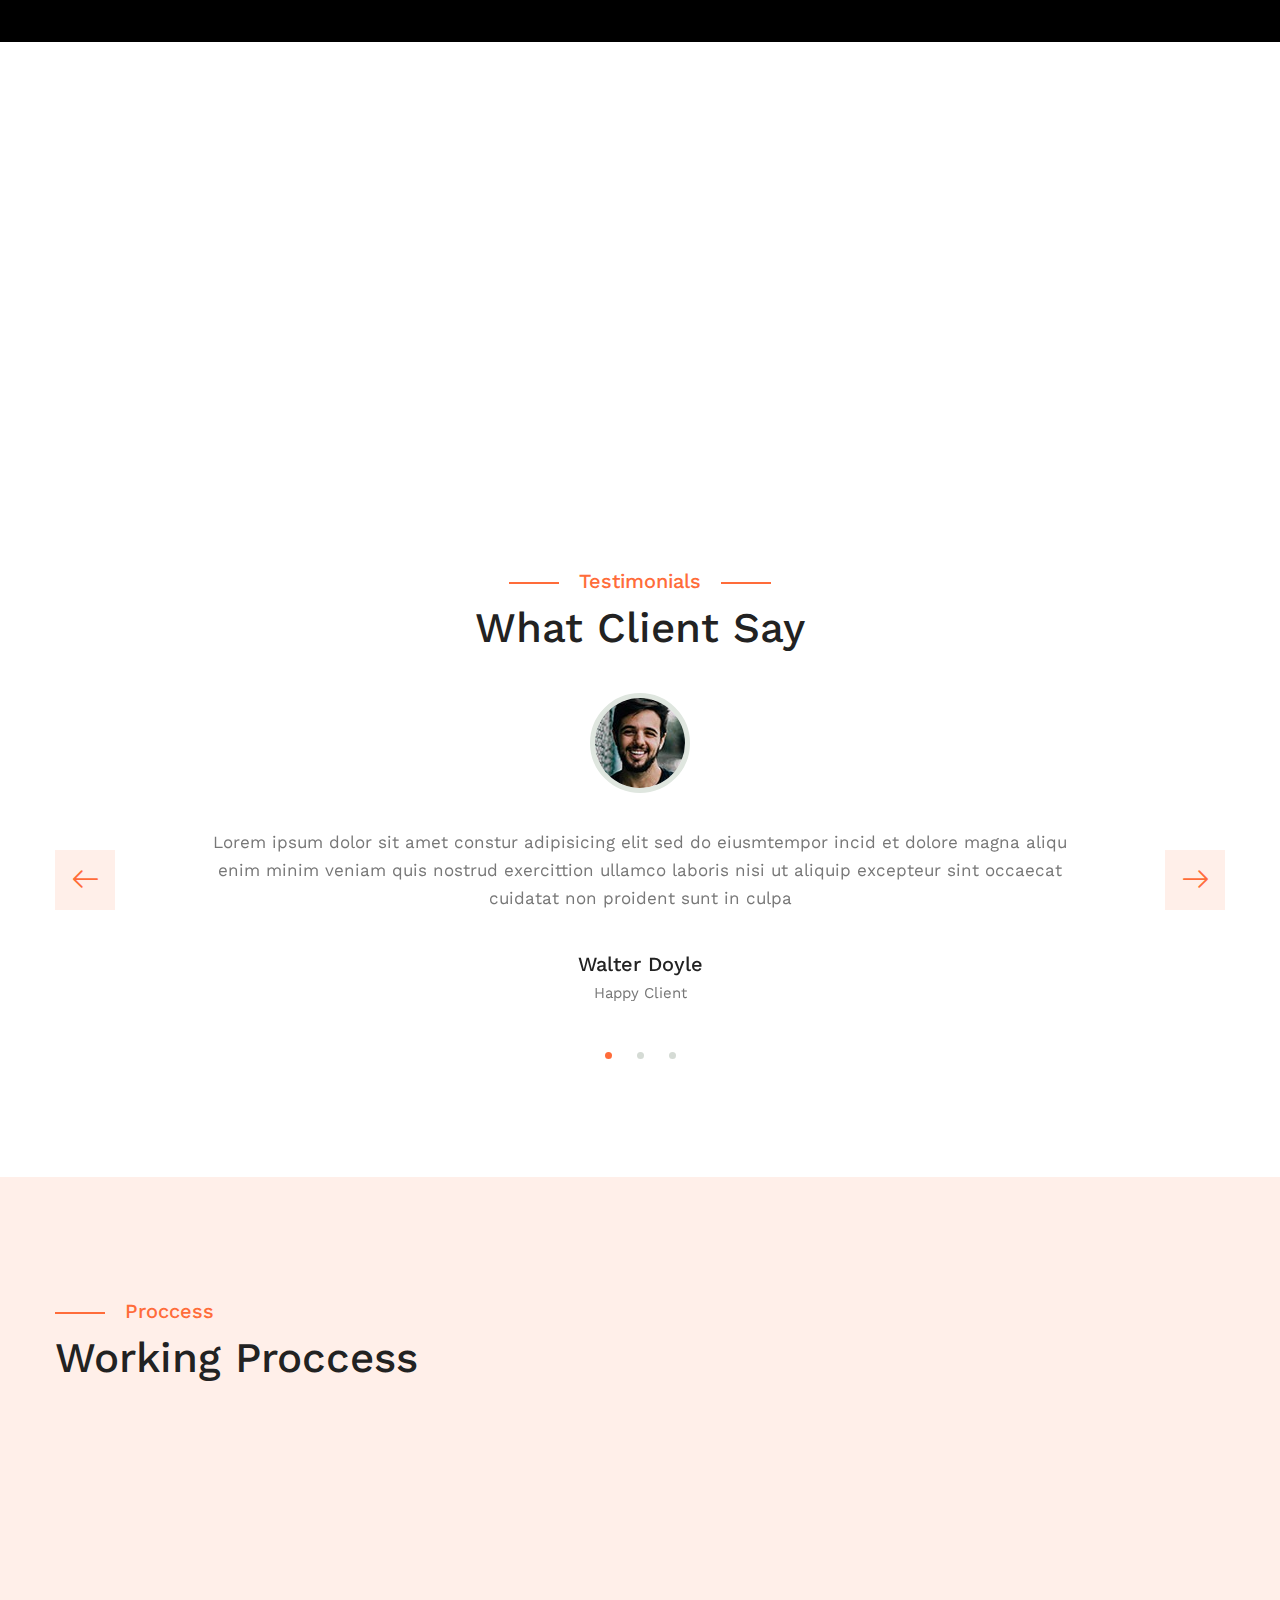
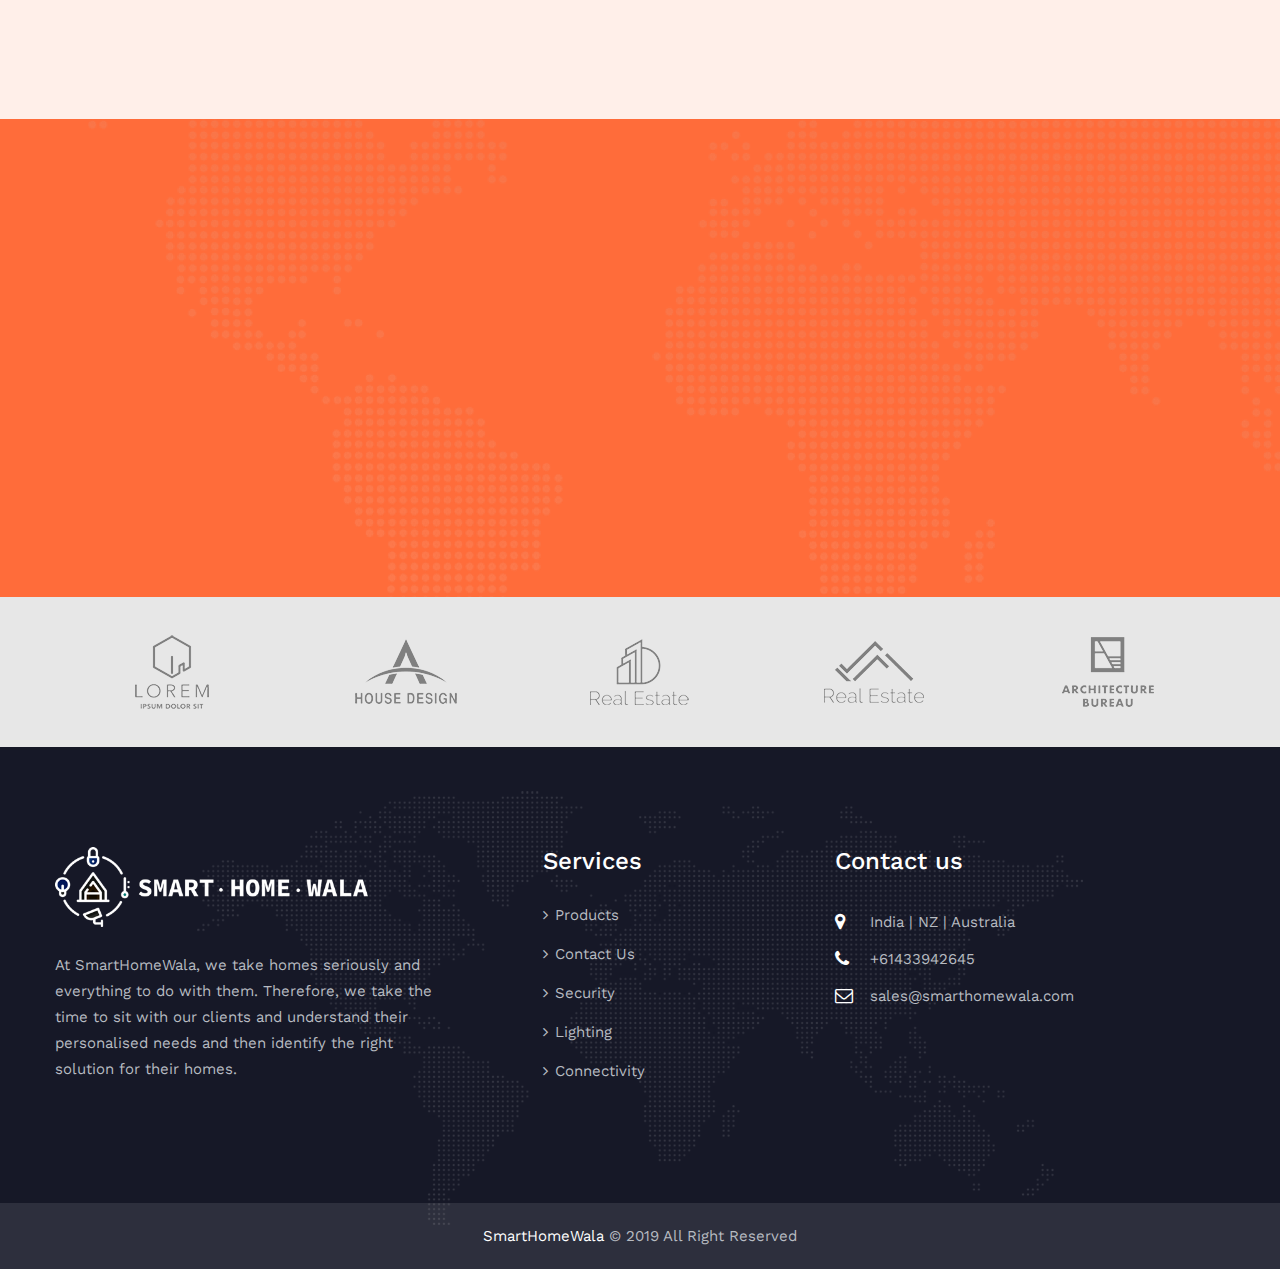
<file: index2.html>
<!DOCTYPE html>
<html lang="en">


<!-- Mirrored from ashik.templatepath.net/cameron-main-html/ by HTTrack Website Copier/3.x [XR&CO'2014], Mon, 04 Nov 2019 16:31:08 GMT -->
<!-- Added by HTTrack --><meta http-equiv="content-type" content="text/html;charset=utf-8" /><!-- /Added by HTTrack -->
<head>
    <meta charset="UTF-8">
    <meta name="viewport" content="width=device-width, initial-scale=1.0">
    <meta http-equiv="X-UA-Compatible" content="ie=edge">
    <title>Smart Home Wala</title>
   
        
    <link rel="manifest" href="images/favicon/manifest.json">
    <meta name="msapplication-TileColor" content="#ffffff">
    <meta name="msapplication-TileImage" content="../ms-icon-144x144.html">
    <meta name="theme-color" content="#ffffff">
    <link rel="stylesheet" href="css/style.css">
    <link rel="stylesheet" href="css/responsive.css">
    <link rel="stylesheet" href="css/home-three.css">
    <link rel="stylesheet" href="css/flaticon.css">
    <script src="js/jquery.js"></script>

</head>

<body>
    <div class="preloader">
            <div  class=" cloader" >
                    <span>LOADING...</span>
                    <div class="hex"></div>
                    <div class="hex"></div>
                    <div class="hex"></div>
                    <div class="hex"></div>
                    <div class="hex"></div>
                    <div class="hex"></div>
                    <div class="hex"></div>
                </div>

    </div><!-- /.preloader -->
   
    <div class="page-wrapper">
            <!-- <script>
                    $(function() {
                        $("#header").load("/header.h")
                    })
                </script> -->
        <header class="main-header header-style-one" id="header">
            <div class="top-header">
                <div class="container">
                    <div class="left-info">
                        <p>
                            <i class="cameron-icon-email"></i
                            ><a href="mailto:sales@smarthomewala.com">sales@smarthomewala.com</a>
                        </p>
                    </div>
                    <!-- /.left-info -->
                    <div class="right-info">
                        <div class="contact-dropdown">
                            <div><i class="fa fa-phone"></i>Contact Us</div>
                            <ul class="contact-list">
                                <li>
                                    <a href="tel:+61433942645">
                                        <div class="flag-icon"></div>
                                        AU: +61433942645</a
                                    >
                                </li>
                                <li>
                                    <a href="tel:+64210585555">
                                        <div class="flag-icon"></div>
                                        NZ: +64210585555</a
                                    >
                                </li>
                                <li>
                                    <a href="tel:+61433942645">
                                        <div class="flag-icon"></div>
                                        IND: +61433942645</a
                                    >
                                </li>
                            </ul>
                        </div>
                        <!-- <ul class="info-block">
                                <li><i class="cameron-icon-support"></i><a href="#">(0121) 268 3610</a></li>
                            </ul> -->
                    </div>
                    <!-- /.right-info -->
                </div>
                <!-- /.container -->
            </div>
            <!-- /.top-header -->
            <nav class="navbar navbar-expand-lg navbar-light header-navigation stricky">
                <div class="container clearfix">
                    <!-- Brand and toggle get grouped for better mobile display -->
                    <div class="logo-box clearfix">
                        <a class="navbar-brand" href="index.html">
                            <img
                                src="images/smart-home-logo2.png"
                                height="120"
                                class="main-logo"
                                alt="Awesome Image"
                            />
                            <img
                                src="images/smart-home-logo-horizontal.png"
                                height="60"
                                class="stricky-logo"
                                alt="Awesome Image"
                            />
                        </a>
            
                        <button
                            class="menu-toggler"
                            data-target=".header-style-one .main-navigation"
                        >
                            <span class="fa fa-bars"></span>
                        </button>
                    </div>
                    <!-- /.logo-box -->
            
                    <!-- Collect the nav links, forms, and other content for toggling -->
                    <div class="main-navigation">
                        <ul class="navigation-box">
                            <li class="current">
                                <a href="index.html">Home</a>
                            </li>
                            <li>
                                <a href="products.html">Products</a>
                                <ul class="sub-menu">
                                    <li><a href="products.html"> Security</a></li>
                                    <li><a href="products.html">Lighting</a></li>
                                    <li><a href="products.html">Connectivity</a></li>
                                </ul>
                                <!-- /.sub-menu -->
                            </li>
            
                            <li><a href="contact.html">Contact</a></li>
                        </ul>
                    </div>
                    <!-- /.navbar-collapse -->
                    <div class="right-side-box">
                        <div class="social">
                            <a href="#"><i class="fa fa-facebook-f"></i></a
                            ><!--
                                --><a href="#"><i class="fa fa-twitter"></i></a>
                        </div>
                        <!-- /.social -->
                    </div>
                    <!-- /.right-side-box -->
                </div>
                <!-- /.container -->
            </nav>
            
        </header><!-- /.main-header header-style-one -->
        <div class="main-banner-wrapper">
            <section class="banner-style-one owl-theme owl-carousel no-dots">
              
                <div class="slide slide-two" style="background-image: url(images/slider2.jpg);">
                    <div class="container">
                        <div class="row">
                            <div class="col-lg-6">
                                <h3 class="banner-title">Create a <strong>Connected  Home</strong> </h3>
                                <p>For too long, the smart home hasn't been vey smart. It's complicated to find, set up and manage, with lot of different devices that don't work well together. So we're simplifing things and bringing together all the devices that power your home under one roof.  </p>
                                <div class="btn-block">
                                    <a href="contact.html" class="banner-btn">Enquire Now</a>
                                </div><!-- /.btn-block -->
                            </div><!-- /.col-lg-6 -->
                        </div><!-- /.row -->
                    </div><!-- /.container -->
                </div><!-- /.slide -->
                <div class="slide slide-three" style="background-image: url(images/slider3.jpg);">
                    <div class="container">
                        <div class="row justify-content-end">
                            <div class="col-lg-6">
                                <h3 class="banner-title">Create a <strong>Connected</strong> Home</h3>
                                <p>For too long, the smart home hasn't been vey smart. It's complicated to find, set up and manage, with lot of different devices that don't work well together. So we're simplifing things and bringing together all the devices that power your home under one roof. </p>
                                <div class="btn-block">
                                    <a href="#" class="banner-btn">Get Appointment</a>
                                </div><!-- /.btn-block -->
                            </div><!-- /.col-lg-6 -->
                        </div><!-- /.row -->
                    </div><!-- /.container -->
                </div><!-- /.slide -->
            </section><!-- /.banner-style-one -->
          
        </div><!-- /.main-banner-wrapper -->
        <section class="offer-style-one home-page-three">
            <div class="container">
                <div class="row">
                    <div class="col-lg-4 col-md-12">
                        <div class="single-offer-style-one wow fadeInUp" data-wow-duration="1300ms"
                            data-wow-delay="0ms">
                            <div class="hvr-bubble hvr-bubble-1"></div><!-- /.hvr-bubble hvr-bubble-1 -->
                            <div class="hvr-bubble hvr-bubble-2"></div><!-- /.hvr-bubble hvr-bubble-2 -->
                            <div class="hvr-bubble hvr-bubble-3"></div><!-- /.hvr-bubble hvr-bubble-3 -->
                            <div class="icon-block">
                                <i class="flaticon-security"></i>
                            </div><!-- /.icon-block -->
                            <h3><a href="#"> Security</a></h3>
                            <p>Our security products range from a variety of Smart door locks, WiFi enabled security cameras, smart door bells, motion sensors and smoke sensors.</p>
                            <a href="#" class="more-link">Read More</a>
                        </div><!-- /.single-offer-style-one -->
                    </div><!-- /.col-lg-3 -->
                    <div class="col-lg-4 col-md-12">
                        <div class="single-offer-style-one wow fadeInUp" data-wow-duration="1300ms"
                            data-wow-delay="500ms">
                            <div class="hvr-bubble hvr-bubble-1"></div><!-- /.hvr-bubble hvr-bubble-1 -->
                            <div class="hvr-bubble hvr-bubble-2"></div><!-- /.hvr-bubble hvr-bubble-2 -->
                            <div class="hvr-bubble hvr-bubble-3"></div><!-- /.hvr-bubble hvr-bubble-3 -->
                            <div class="icon-block">
                                <i class="flaticon-lighting"></i>
                            </div><!-- /.icon-block -->
                            <h3><a href="#">Lighting</a></h3>
                            <p> Our lighting ranges all the way from bulbs, downlight and even LED Strips and each can range from static colour through to a spectrum of RGB (256) colours. 
                                </p>
                            <a href="#" class="more-link">Read More</a>
                        </div><!-- /.single-offer-style-one -->
                    </div><!-- /.col-lg-3 -->
                    <div class="col-lg-4 col-md-12">
                        <div class="single-offer-style-one wow fadeInUp" data-wow-duration="1300ms"
                            data-wow-delay="1000ms">
                            <div class="hvr-bubble hvr-bubble-1"></div><!-- /.hvr-bubble hvr-bubble-1 -->
                            <div class="hvr-bubble hvr-bubble-2"></div><!-- /.hvr-bubble hvr-bubble-2 -->
                            <div class="hvr-bubble hvr-bubble-3"></div><!-- /.hvr-bubble hvr-bubble-3 -->
                            <div class="icon-block">
                                <i class="flaticon-connectivity"></i>
                            </div><!-- /.icon-block -->
                            <h3><a href="#">Connectivity</a></h3>
                            <p>Our connectivity products enhance connectivity via switches, sockets, IR sensor, smart curtains, air quality control and much more.</p>
                            <a href="#" class="more-link">Read More</a>
                        </div><!-- /.single-offer-style-one -->
                    </div><!-- /.col-lg-3 -->
                </div><!-- /.row -->
            </div><!-- /.container -->
        </section><!-- /.offer-style-one -->
        <section class="about-style-one">
            <div class="container">
                <div class="row">
                    <div class="col-lg-6 d-flex">
                        <div class="content-block my-auto">
                            <div class="title-block">
                                <span class="tag-line">Some Story</span><!-- /.tag-line -->
                                <h2>Know More About Us</h2>
                            </div><!-- /.title-block -->
                            <p>At SmartHomeWala, we take homes seriously and everything to do with them. Therefore, we take the time to sit with our clients and understand their personalised needs and then identify the right solution for their homes. We also take pride in being there for our clients when they need us and make sure we hand hold them through the entire home automation journey including post installation support.</p>
                            <br>
                            <a href="#" class="more-btn">Get Started</a>
                        </div><!-- /.content-block -->
                    </div><!-- /.col-lg-6 -->
                    <div class="col-lg-6">
                        <div class="image-block">
                            <img src="images/resources/story-1-1.png" alt="Awesome Image" />
                        </div><!-- /.image-block -->
                    </div><!-- /.col-lg-6 -->
                </div><!-- /.row -->
            </div><!-- /.container -->
        </section><!-- /.about-style-one -->
        <section class="mission-style-one wow fadeInUp" data-wow-duration="1300ms">
            <div class="container">
                <div class="inner-container">
                    <div class="single-mission-one">
                        <div class="count-block">
                            01
                        </div><!-- /.count-block -->
                        <h3>Our Stories</h3>
                        <p>Retro tattooed tousled, disrupt portland <br> synth slow-carb brooklyn.</p>
                    </div><!-- /.single-mission-one -->
                    <div class="single-mission-one">
                        <div class="count-block">
                            02
                        </div><!-- /.count-block -->
                        <h3>Our Mission</h3>
                        <p>Retro tattooed tousled, disrupt portland <br> synth slow-carb brooklyn.</p>
                    </div><!-- /.single-mission-one -->
                    <div class="single-mission-one">
                        <div class="count-block">
                            03
                        </div><!-- /.count-block -->
                        <h3>Our Vision</h3>
                        <p>Retro tattooed tousled, disrupt portland <br> synth slow-carb brooklyn.</p>
                    </div><!-- /.single-mission-one -->
                </div><!-- /.inner-container -->
            </div><!-- /.container -->
        </section><!-- /.mission-style-one -->

     

        <section class="cta-style-one text-center">
            <div class="container">
                <div class="title-block">
                    <span class="tag-line">Keep Runing</span><!-- /.tag-line -->
                    <h2>Looking for Certified Trainer</h2>
                </div><!-- /.title-block -->
                <p>Excepteur sint occaecat cupidatat non proident, sunt in culpa qui officia deserunt <br /> mollit anim id est laborum.</p>
                <a href="contact.html" class="cta-btn">Get Appointment</a>
            </div><!-- /.container -->
        </section><!-- /.cta-style-one -->

        
        <section class="service-one">
            <div class="container">
                <div class="row">
                        <div class="col-lg-6">
                                <div class="text-center">
                                    <img src="images/sec-cam.png" class="img-fluid" >
                                </div>
                            </div>
                    <div class="col-lg-6 servone-left">
                       <h2>We Serve Everything You Need</h2>
                        <p>Lorem ipsum dolor sit amet, consectetur adipiscing elit. Integer convallis accumsan mi nec elementum. Nulla ante metus, varius non condimentum, molestie nec tellus. Fusce odio nulla, consectetur in sagittis eget.</p>
                        <div class="icon-boxes">
                            <ul>
                                <li>
                                    <div class="round-icon">
                                      <i class="cameron-icon-locked"></i>
                                    </div>
                                    <p>Managed Centraly</p>
                                </li>
                                <li>
                                    <div class="round-icon">
                                       <i class="cameron-icon-locked"></i>
                                    </div>
                                    <p>Smart Applications</p>
                                </li>
                                <li>
                                    <div class="round-icon">
                                       <i class="cameron-icon-locked"></i>
                                    </div>
                                    <p>Wirelessly Connects</p>
                                </li>
                            </ul>
                        </div>
                    </div>
                 
                </div>
            </div>
        </section>

        <section class="service-style-one">
            <div class="container">
                <div class="upper-block">
                    <div class="title-block">
                        <span class="tag-line">Services</span><!-- /.tag-line -->
                        <h2>Service We Provide</h2>
                    </div><!-- /.title-block -->
                    <div class="carousel-btn-block service-carousel-btn">
                        <span class="carousel-btn left-btn"><i class="cameron-icon-left-arrow"></i></span>
                        <span class="carousel-btn right-btn"><i class="cameron-icon-right-arrow"></i></span>
                    </div><!-- /.carousel-btn-block service-carousel-btn -->
                </div><!-- /.upper-block -->
                <div class="services-carousel-one">
                    <div class="item">
                        <div class="single-service-one">
                            <div class="image-block">
                                <img src="images/services/service-1-1.jpg" alt="Awesome Image" />
                                <div class="overlay-block">
                                    <a class="more-link" href="#"><i class="fa fa-arrows-alt"></i></a>
                                </div><!-- /.overlay-block -->
                            </div><!-- /.image-block -->
                            <div class="text-block">
                                <h3><a href="services.html">Car Locksmith</a></h3>
                                <p>Excepteur sint occaecat cupidatat non proi dent, sunt in culpa qui officia deserunt mollit anim id est.</p>
                                <a href="#" class="more-btn">Read More</a><!-- /.more-btn -->
                            </div><!-- /.text-block -->
                        </div><!-- /.single-service-one -->
                    </div><!-- /.col-lg-4 -->
                    <div class="item">
                        <div class="single-service-one">
                            <div class="image-block">
                                <img src="images/services/service-1-2.jpg" alt="Awesome Image" />
                                <div class="overlay-block">
                                    <a class="more-link" href="#"><i class="fa fa-arrows-alt"></i></a>
                                </div><!-- /.overlay-block -->
                            </div><!-- /.image-block -->
                            <div class="text-block">
                                <h3><a href="services.html">Electronic Security</a></h3>
                                <p>Excepteur sint occaecat cupidatat non proi dent, sunt in culpa qui officia deserunt mollit anim id est.</p>
                                <a href="#" class="more-btn">Read More</a><!-- /.more-btn -->
                            </div><!-- /.text-block -->
                        </div><!-- /.single-service-one -->
                    </div><!-- /.col-lg-4 -->
                    <div class="item">
                        <div class="single-service-one">
                            <div class="image-block">
                                <img src="images/services/service-1-3.jpg" alt="Awesome Image" />
                                <div class="overlay-block">
                                    <a class="more-link" href="#"><i class="fa fa-arrows-alt"></i></a>
                                </div><!-- /.overlay-block -->
                            </div><!-- /.image-block -->
                            <div class="text-block">
                                <h3><a href="services.html">Residential Locksmith</a></h3>
                                <p>Excepteur sint occaecat cupidatat non proi dent, sunt in culpa qui officia deserunt mollit anim id est.</p>
                                <a href="#" class="more-btn">Read More</a><!-- /.more-btn -->
                            </div><!-- /.text-block -->
                        </div><!-- /.single-service-one -->
                    </div><!-- /.col-lg-4 -->
                    <div class="item">
                        <div class="single-service-one">
                            <div class="image-block">
                                <img src="images/services/service-1-1.jpg" alt="Awesome Image" />
                                <div class="overlay-block">
                                    <a class="more-link" href="#"><i class="fa fa-arrows-alt"></i></a>
                                </div><!-- /.overlay-block -->
                            </div><!-- /.image-block -->
                            <div class="text-block">
                                <h3><a href="services.html">Car Locksmith</a></h3>
                                <p>Excepteur sint occaecat cupidatat non proi dent, sunt in culpa qui officia deserunt mollit anim id est.</p>
                                <a href="#" class="more-btn">Read More</a><!-- /.more-btn -->
                            </div><!-- /.text-block -->
                        </div><!-- /.single-service-one -->
                    </div><!-- /.col-lg-4 -->
                    <div class="item">
                        <div class="single-service-one">
                            <div class="image-block">
                                <img src="images/services/service-1-2.jpg" alt="Awesome Image" />
                                <div class="overlay-block">
                                    <a class="more-link" href="#"><i class="fa fa-arrows-alt"></i></a>
                                </div><!-- /.overlay-block -->
                            </div><!-- /.image-block -->
                            <div class="text-block">
                                <h3><a href="services.html">Electronic Security</a></h3>
                                <p>Excepteur sint occaecat cupidatat non proi dent, sunt in culpa qui officia deserunt mollit anim id est.</p>
                                <a href="#" class="more-btn">Read More</a><!-- /.more-btn -->
                            </div><!-- /.text-block -->
                        </div><!-- /.single-service-one -->
                    </div><!-- /.col-lg-4 -->
                    <div class="item">
                        <div class="single-service-one">
                            <div class="image-block">
                                <img src="images/services/service-1-3.jpg" alt="Awesome Image" />
                                <div class="overlay-block">
                                    <a class="more-link" href="#"><i class="fa fa-arrows-alt"></i></a>
                                </div><!-- /.overlay-block -->
                            </div><!-- /.image-block -->
                            <div class="text-block">
                                <h3><a href="services.html">Residential Locksmith</a></h3>
                                <p>Excepteur sint occaecat cupidatat non proi dent, sunt in culpa qui officia deserunt mollit anim id est.</p>
                                <a href="#" class="more-btn">Read More</a><!-- /.more-btn -->
                            </div><!-- /.text-block -->
                        </div><!-- /.single-service-one -->
                    </div><!-- /.col-lg-4 -->
                </div><!-- /.row -->
            </div><!-- /.container -->
        </section>

          <!-- /.service-style-one -->
          <section class="fun-fact-style-one">
            <div class="container">
                <div class="fun-fact-block-wrapper">
                    <div class="single-fun-fact-one">
                        <div class="icon-block">
                            <i class="cameron-icon-locked"></i>
                        </div><!-- /.icon-block -->
                        <div class="text-block">
                            <h3 class="counter">642</h3>
                            <p>Lock Installed</p>
                        </div><!-- /.text-block -->
                    </div><!-- /.single-fun-fact-one -->
                    <div class="single-fun-fact-one">
                        <div class="icon-block">
                            <i class="cameron-icon-smile"></i>
                        </div><!-- /.icon-block -->
                        <div class="text-block">
                            <h3 class="counter">746</h3>
                            <p>Happy Customers</p>
                        </div><!-- /.text-block -->
                    </div><!-- /.single-fun-fact-one -->
                    <div class="single-fun-fact-one">
                        <div class="icon-block">
                            <i class="cameron-icon-coffee-cup"></i>
                        </div><!-- /.icon-block -->
                        <div class="text-block">
                            <h3 class="counter">3456</h3>
                            <p>Coffe Cups</p>
                        </div><!-- /.text-block -->
                    </div><!-- /.single-fun-fact-one -->
                    <div class="single-fun-fact-one">
                        <div class="icon-block">
                            <i class="cameron-icon-key"></i>
                        </div><!-- /.icon-block -->
                        <div class="text-block">
                            <h3 class="counter">431</h3>
                            <p>Premises Secured</p>
                        </div><!-- /.text-block -->
                    </div><!-- /.single-fun-fact-one -->
                </div><!-- /.fun-fact-block-wrapper -->
            </div><!-- /.container -->
        </section><!-- /.fun-fact-style-one -->

        <section class="featured-style-one">
            <div class="container">
                <div class="row no-gutters wow fadeInUp" data-wow-duration="1300ms">
                   
                    <div class="col-lg-6">
                        <div class="image-block">
                            <img src="images/resources/featured-1-1.jpg" alt="awesome image">
                        </div><!-- /.image-block -->
                    </div><!-- /.col-lg-6 -->
                    <div class="col-lg-6 d-flex block-wrapper">
                        <div class="content-block my-auto">
                            <div class="title-block">
                                <span class="tag-line">Love</span><!-- /.tag-line -->
                                <h2>Why Love People?</h2>
                            </div><!-- /.title-block -->
                            <div class="signle-featured-one">
                                <div class="icon-block">
                                    <div class="inner-block">
                                        <i class="cameron-icon-user"></i><!-- /.cameron-icon-star -->
                                    </div><!-- /.inner-block -->
                                </div><!-- /.icon-block -->
                                <div class="text-block">
                                    <h3>Best Professional</h3>
                                    <p>Enim ad minim veniam nostrud exer <br> citation ullamco.</p>
                                </div><!-- /.text-block -->
                            </div><!-- /.signle-featured-one -->
                            <div class="signle-featured-one">
                                <div class="icon-block">
                                    <div class="inner-block">
                                        <i class="cameron-icon-star"></i><!-- /.cameron-icon-star -->
                                    </div><!-- /.inner-block -->
                                </div><!-- /.icon-block -->
                                <div class="text-block">
                                    <h3>Always Honest</h3>
                                    <p>Enim ad minim veniam nostrud exer <br> citation ullamco.</p>
                                </div><!-- /.text-block -->
                            </div><!-- /.signle-featured-one -->
                            <div class="signle-featured-one">
                                <div class="icon-block">
                                    <div class="inner-block">
                                        <i class="cameron-icon-support"></i><!-- /.cameron-icon-star -->
                                    </div><!-- /.inner-block -->
                                </div><!-- /.icon-block -->
                                <div class="text-block">
                                    <h3>24/7 Hours Support</h3>
                                    <p>Enim ad minim veniam nostrud exer <br> citation ullamco.</p>
                                </div><!-- /.text-block -->
                            </div><!-- /.signle-featured-one -->
                        </div><!-- /.content-block -->
                    </div><!-- /.col-lg-6 -->
                </div><!-- /.row no-gutters -->
            </div><!-- /.container -->
        </section><!-- /.featured-style-one -->
        <section class="testimonials-style-one">
            <div class="container">
                <div class="title-block text-center">
                    <span class="tag-line">Testimonials</span><!-- /.tag-line -->
                    <h2>What Client Say</h2>
                </div><!-- /.title-block -->
                <div class="owl-carousel owl-theme testi-carousel-one">
                    <div class="item">
                        <div class="single-testimonials-one">
                            <div class="image-block">
                                <img src="images/resources/testi1-1.jpg" alt="awesome image">
                            </div><!-- /.image-block -->
                            <p>Lorem ipsum dolor sit amet constur adipisicing elit sed do eiusmtempor incid et dolore magna
                                aliqu enim minim veniam quis nostrud exercittion ullamco laboris nisi ut aliquip excepteur
                                sint
                                occaecat cuidatat non proident sunt in culpa</p>
                            <h3>Walter Doyle</h3>
                            <p class="designation">Happy Client</p><!-- /.designation -->
                        </div><!-- /.single-testimonials-one -->
                    </div><!-- /.item -->
                    <div class="item">
                        <div class="single-testimonials-one">
                            <div class="image-block">
                                <img src="images/resources/testi1-2.jpg" alt="awesome image">
                            </div><!-- /.image-block -->
                            <p>Lorem ipsum dolor sit amet constur adipisicing elit sed do eiusmtempor incid et dolore magna
                                aliqu enim minim veniam quis nostrud exercittion ullamco laboris nisi ut aliquip excepteur
                                sint
                                occaecat cuidatat non proident sunt in culpa</p>
                            <h3>Loretta Bailey</h3>
                            <p class="designation">Happy Client</p><!-- /.designation -->
                        </div><!-- /.single-testimonials-one -->
                    </div><!-- /.item -->
                    <div class="item">
                        <div class="single-testimonials-one">
                            <div class="image-block">
                                <img src="images/resources/testi1-1.jpg" alt="awesome image">
                            </div><!-- /.image-block -->
                            <p>Lorem ipsum dolor sit amet constur adipisicing elit sed do eiusmtempor incid et dolore magna
                                aliqu enim minim veniam quis nostrud exercittion ullamco laboris nisi ut aliquip excepteur
                                sint
                                occaecat cuidatat non proident sunt in culpa</p>
                            <h3>Walter Doyle</h3>
                            <p class="designation">Happy Client</p><!-- /.designation -->
                        </div><!-- /.single-testimonials-one -->
                    </div><!-- /.item -->
                </div><!-- /.owl-carousel owl-theme testi-carousel-one -->
            </div><!-- /.container -->
        </section><!-- /.testimonials-style-one -->
        <section class="working-process-one">
            <div class="container">
                <div class="title-block">
                    <span class="tag-line">Proccess</span><!-- /.tag-line -->
                    <h2>Working Proccess</h2>
                </div><!-- /.title-block -->
                <div class="working-process-wrap">
                    <div class="single-working-process-one wow fadeInUp" data-wow-duration="1300ms" data-wow-delay="0ms">
                        <div class="count-block">
                            01
                        </div><!-- /.count-block -->
                        <h3>You Order</h3>
                        <p>Retro tattooed tousled, disrupt portland <br> synth slow-carb brooklyn.</p>
                    </div><!-- /.single-working-process-one -->
                    <div class="single-working-process-one wow fadeInUp" data-wow-duration="1300ms" data-wow-delay="500ms">
                        <div class="count-block">
                            02
                        </div><!-- /.count-block -->
                        <h3>Installation</h3>
                        <p>Retro tattooed tousled, disrupt portland <br> synth slow-carb brooklyn.</p>
                    </div><!-- /.single-working-process-one -->
                    <div class="single-working-process-one wow fadeInUp" data-wow-duration="1300ms" data-wow-delay="1000ms">
                        <div class="count-block">
                            03
                        </div><!-- /.count-block -->
                        <h3>Enjoy Your Safety</h3>
                        <p>Retro tattooed tousled, disrupt portland <br> synth slow-carb brooklyn.<p>
                    </div><!-- /.single-working-process-one -->
                </div><!-- /.working-process-wrap -->
            </div><!-- /.container -->
        </section><!-- /.working-process-one -->
        <section class="contact-support about-style-one">
            <div class="container">
                <div class="row no-gutters wow fadeInUp" data-wow-duration="1300ms">
                    <div class="col-md-6">
                        <div class="left-heading">
                            <h3>To make requests for further information, contact us via our social channels.</h3>
                        </div>
                    </div>
                    <div class="col-md-6 text-center">
                        <div class="icon">
                            <span class="fa fa-phone"></span>
                        </div>
                        <div>
                            <h3 class="right-heading" style="">Call for advice now!</h3>
                        </div>
                        <div>
                            <h3 class="num-heading" ><a href="">+12 00 236 77 85</a></h3>
                        </div>
                        <a class="sm-button " href="contact.html">
						<span class="button-text" data-text="Contact us">
				Contact us</span></a>

                    </div>
                </div>
            </div>
        </section>
        <section class="brands-area-one">
            <div class="container">
                <div class="brands-carousel-one owl-carousel owl-theme">
                    <div class="item">
                        <img src="images/brands/brands-1-1.png" alt="awesome image">
                    </div><!-- /.item -->
                    <div class="item">
                        <img src="images/brands/brands-1-2.png" alt="awesome image">
                    </div><!-- /.item -->
                    <div class="item">
                        <img src="images/brands/brands-1-3.png" alt="awesome image">
                    </div><!-- /.item -->
                    <div class="item">
                        <img src="images/brands/brands-1-4.png" alt="awesome image">
                    </div><!-- /.item -->
                    <div class="item">
                        <img src="images/brands/brands-1-5.png" alt="awesome image">
                    </div><!-- /.item -->
                    <div class="item">
                        <img src="images/brands/brands-1-1.png" alt="awesome image">
                    </div><!-- /.item -->
                    <div class="item">
                        <img src="images/brands/brands-1-2.png" alt="awesome image">
                    </div><!-- /.item -->
                    <div class="item">
                        <img src="images/brands/brands-1-3.png" alt="awesome image">
                    </div><!-- /.item -->
                    <div class="item">
                        <img src="images/brands/brands-1-4.png" alt="awesome image">
                    </div><!-- /.item -->
                    <div class="item">
                        <img src="images/brands/brands-1-5.png" alt="awesome image">
                    </div><!-- /.item -->
                </div><!-- /.brands-carousel-one -->
            </div><!-- /.container -->
        </section><!-- /.brands-area-one -->
        <footer class="site-footer" id="footer">
                <script> 
                        $(function(){
                          $("#footer").load("footer.html"); 
                        });
                        </script> 
            
        </footer><!-- /.site-footer -->
      
    </div><!-- /.page-wrapper -->

    <a href="#" data-target="html" class="scroll-to-target scroll-to-top"><i class="fa fa-angle-up"></i></a>
    <!-- /.scroll-to-top -->
    <script src="js/jquery.js"></script>
    <script src="js/bootstrap.bundle.min.js"></script>
    <script src="js/owl.carousel.min.js"></script>
    <script src="js/waypoints.min.js"></script>
    <script src="js/jquery.counterup.min.js"></script>
    <script src="js/wow.js"></script>
    <script src="js/theme.js"></script>
</body>


<!-- Mirrored from ashik.templatepath.net/cameron-main-html/ by HTTrack Website Copier/3.x [XR&CO'2014], Mon, 04 Nov 2019 16:31:56 GMT -->
</html>
</file>
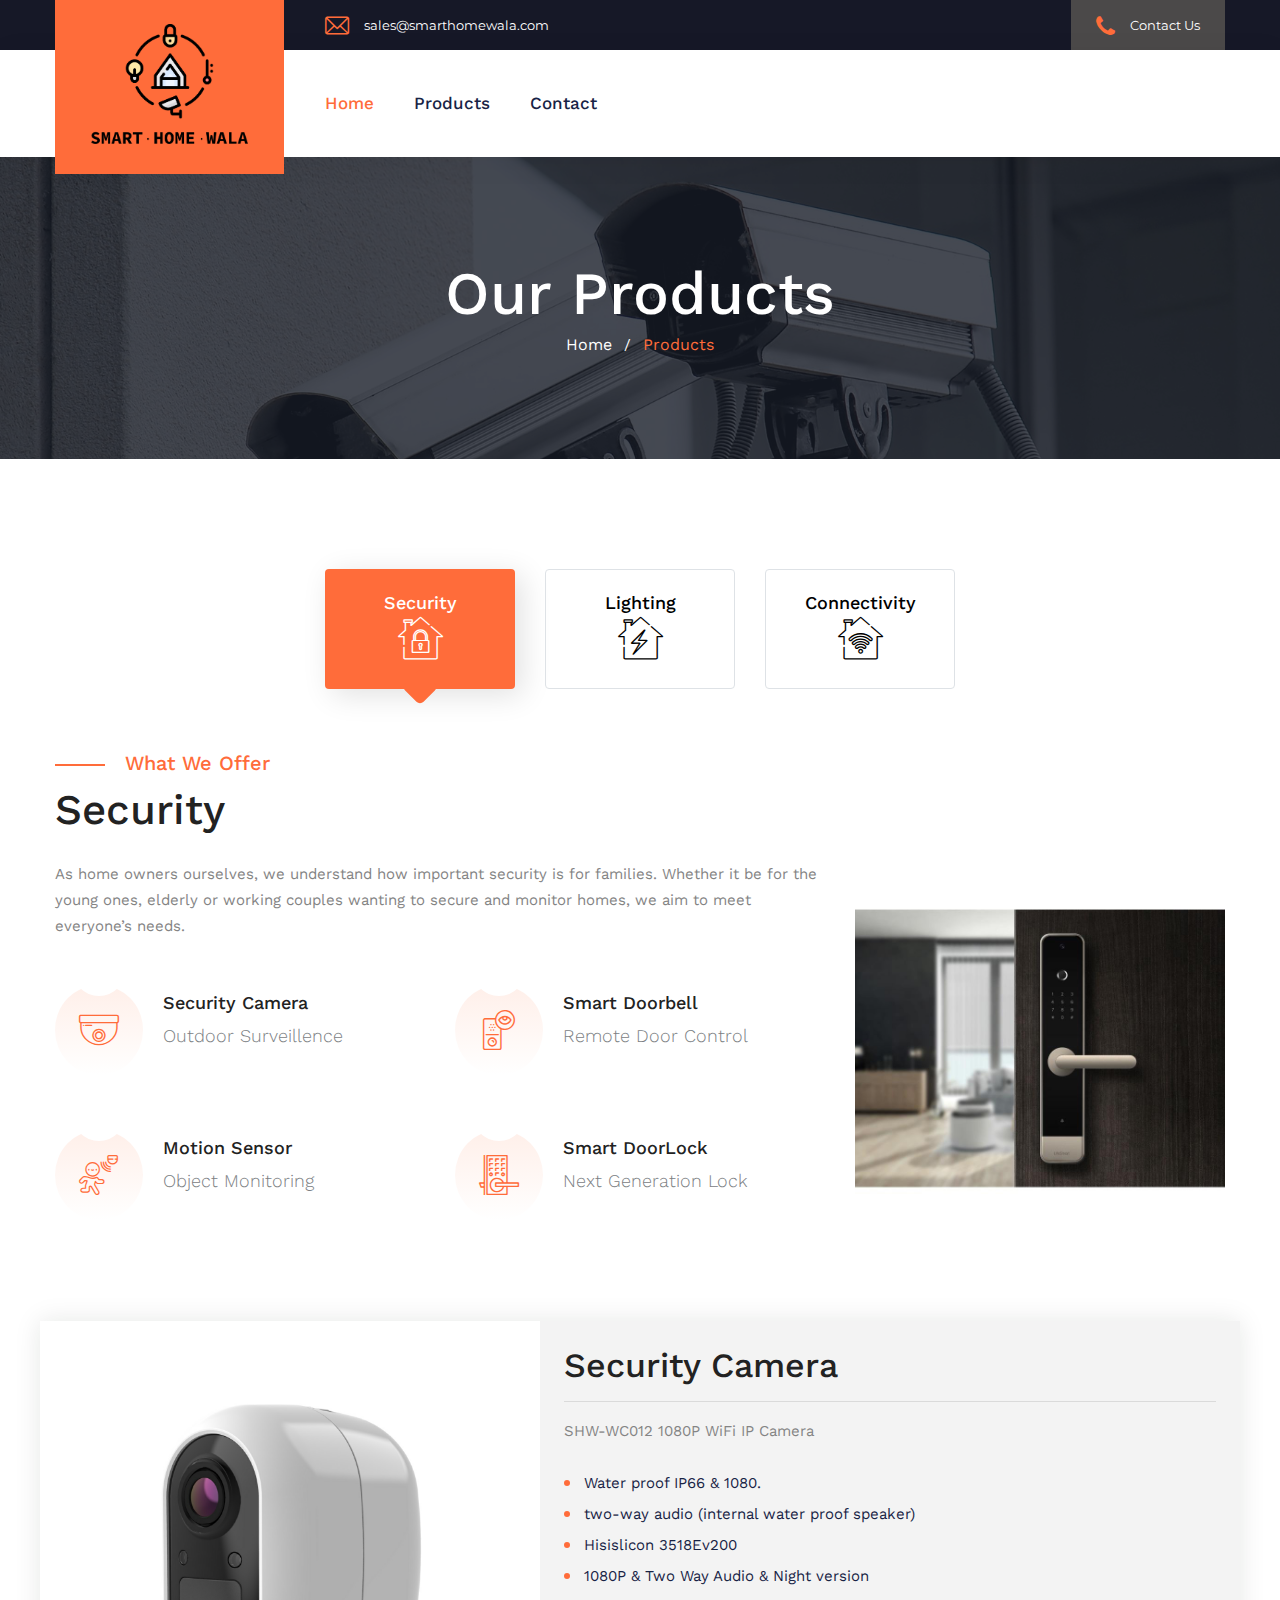
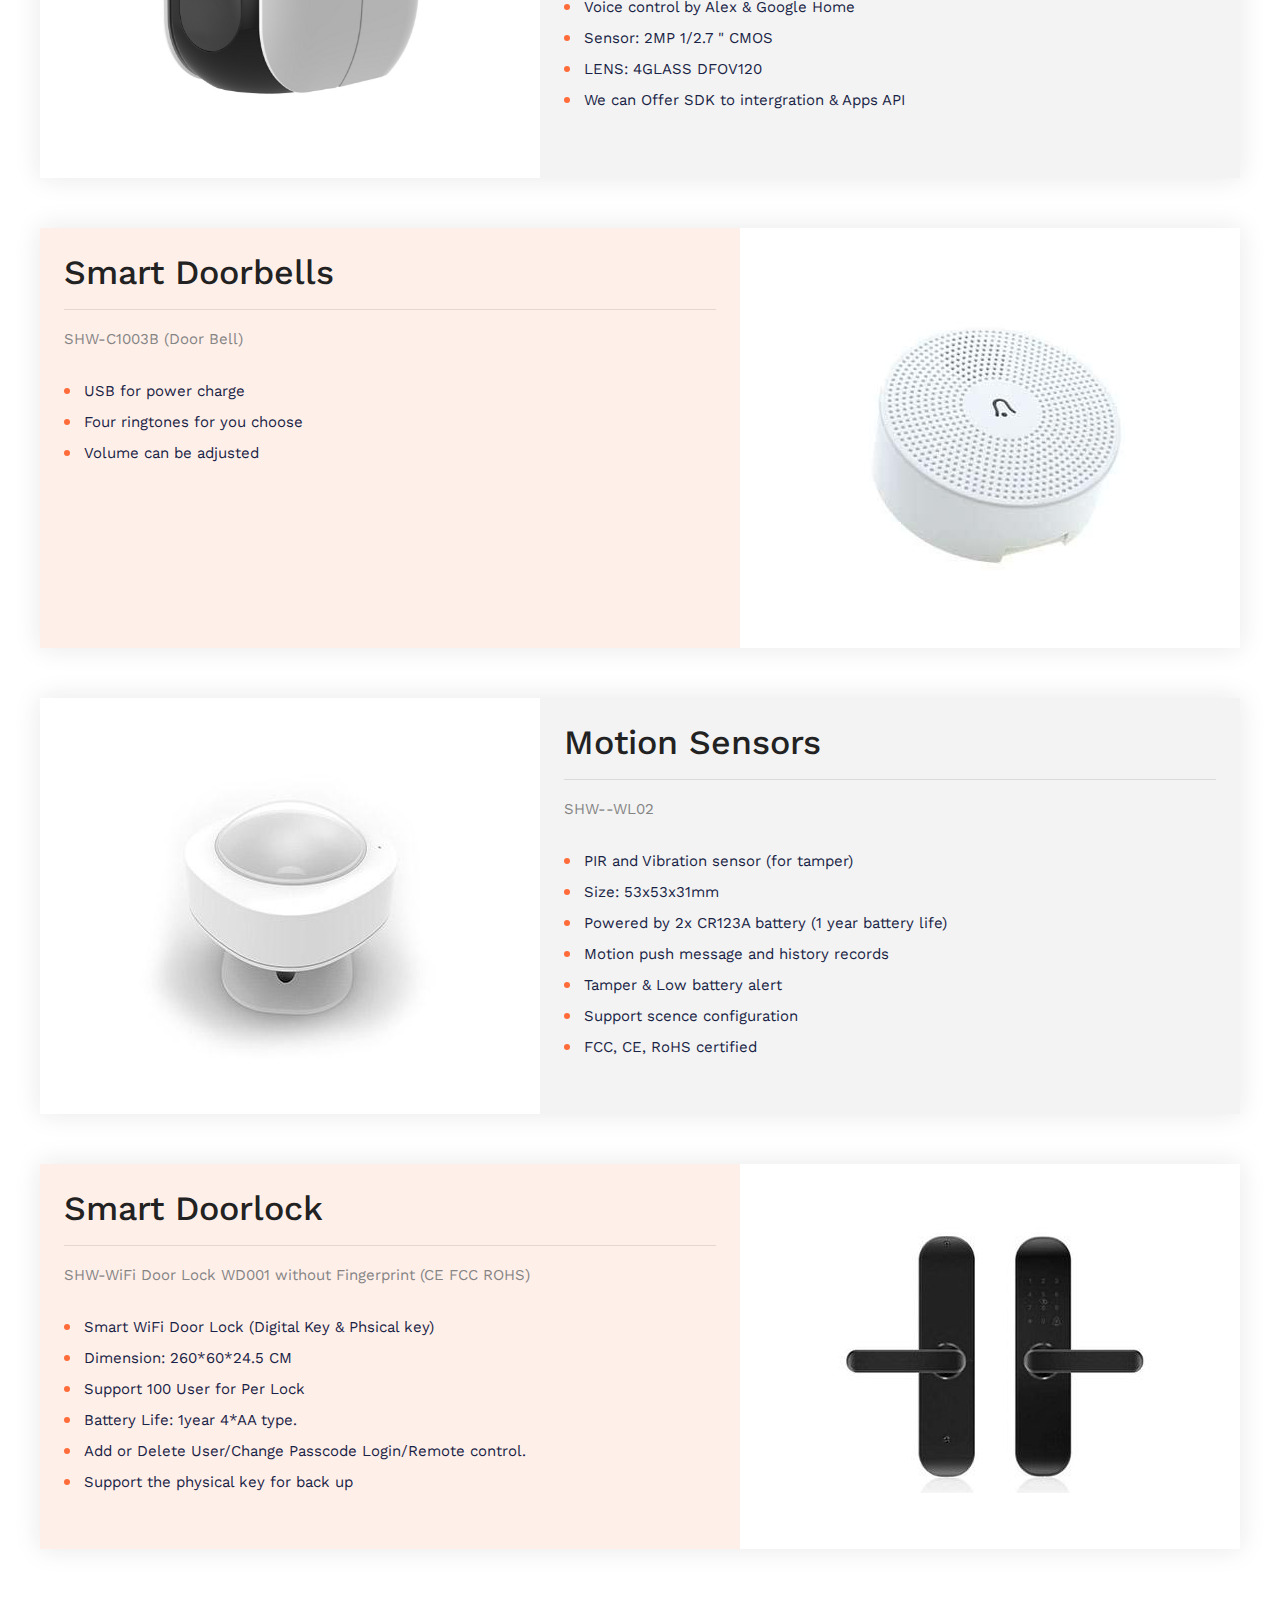
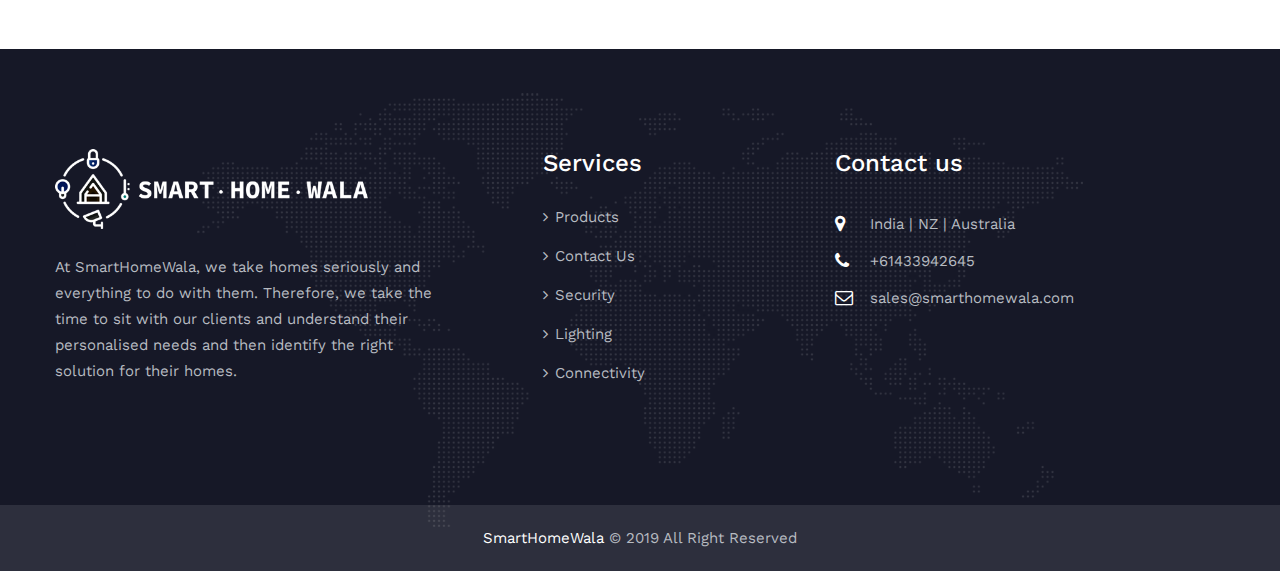
<file: products.html>
<!DOCTYPE html>
<html lang="en">
	<!-- Mirrored from ashik.templatepath.net/cameron-main-html/services.html by HTTrack Website Copier/3.x [XR&CO'2014], Mon, 04 Nov 2019 16:33:44 GMT -->
	<!-- Added by HTTrack --><meta
		http-equiv="content-type"
		content="text/html;charset=utf-8"
	/><!-- /Added by HTTrack -->
	<head>
		<meta charset="UTF-8" />
		<meta name="viewport" content="width=device-width, initial-scale=1.0" />
		<meta http-equiv="X-UA-Compatible" content="ie=edge" />
		<title>Products || SmartHomeWala</title>
		<link rel="icon" type="image/png" sizes="16x16" href="images/favicon.png">
		<link rel="manifest" href="images/favicon/manifest.json" />
		<meta name="msapplication-TileColor" content="#ffffff" />
		<meta name="msapplication-TileImage" content="../ms-icon-144x144.html" />
		<meta name="theme-color" content="#ffffff" />
		<link rel="stylesheet" href="css/style.css" />
		<link rel="stylesheet" href="css/responsive.css" />
		<link rel="stylesheet" href="css/flaticon.css">
		<script src="js/jquery.js"></script>
	</head>

	<body>
		<div class="page-wrapper">
			<header class="main-header header-style-one" id="header">
				<div class="top-header">
					<div class="container">
						<div class="left-info">
							<p>
								<i class="cameron-icon-email"></i
								><a href="mailto:sales@smarthomewala.com">sales@smarthomewala.com</a>
							</p>
						</div>
						<!-- /.left-info -->
						<div class="right-info">
							<div class="contact-dropdown">
								<div><i class="fa fa-phone"></i>Contact Us</div>
								<ul class="contact-list">
									<li>
										<a href="tel:+61433942645">
											<div class="flag-icon"></div>
											AU: +61433942645</a
										>
									</li>
									<li>
										<a href="tel:+64210585555">
											<div class="flag-icon"></div>
											NZ: +64210585555</a
										>
									</li>
									<li>
										<a href="tel:+61433942645">
											<div class="flag-icon"></div>
											IND: +61433942645</a
										>
									</li>
								</ul>
							</div>
							<!-- <ul class="info-block">
									<li><i class="cameron-icon-support"></i><a href="#">(0121) 268 3610</a></li>
								</ul> -->
						</div>
						<!-- /.right-info -->
					</div>
					<!-- /.container -->
				</div>
				<!-- /.top-header -->
				<nav class="navbar navbar-expand-lg navbar-light header-navigation stricky">
					<div class="container clearfix">
						<!-- Brand and toggle get grouped for better mobile display -->
						<div class="logo-box clearfix">
							<a class="navbar-brand" href="index.html">
								<img
									src="images/smart-home-logo2.png"
									height="120"
									class="main-logo"
									alt="Awesome Image"
								/>
								<img
									src="images/smart-home-logo-horizontal.png"
									height="60"
									class="stricky-logo"
									alt="Awesome Image"
								/>
							</a>
				
							<button
								class="menu-toggler"
								data-target=".header-style-one .main-navigation"
							>
								<span class="fa fa-bars"></span>
							</button>
						</div>
						<!-- /.logo-box -->
				
						<!-- Collect the nav links, forms, and other content for toggling -->
						<div class="main-navigation">
							<ul class="navigation-box">
								<li class="current">
									<a href="index.html">Home</a>
								</li>
								<li>
									<a href="products.html">Products</a>
									<ul class="sub-menu">
										<li><a href="products.html"> Security</a></li>
										<li><a href="products.html">Lighting</a></li>
										<li><a href="products.html">Connectivity</a></li>
									</ul>
									<!-- /.sub-menu -->
								</li>
				
								<li><a href="contact.html">Contact</a></li>
							</ul>
						</div>
					
					</div>
					<!-- /.container -->
				</nav>
				
			</header><!-- /.main-header header-style-one -->
		
			<section class="page-title-block text-center">
				<div class="container">
					<h2>Our Products</h2>
					<div class="thm-breadcrumb">
						<a href="index-2.html">Home</a>
						<span class="sep">/</span>
						<span class="page-title">Products</span>
					</div><!-- /.thm-breadcrumb -->
				</div>
			</section>
			<!-- /.page-title-block -->
			<section class="section-padding product-related-block">
				<div class="container">
					<div class="row">
						<div class="col-md-12">
						<nav>
                            <div class="nav nav-tabs nav-fill" id="nav-tab" role="tablist">
                                <a class="nav-item nav-link active" id="security" data-toggle="tab" href="#nav-security" role="tab" aria-controls="nav-home" aria-selected="true"><span>Security</span>

										<div style="
										font-size: 45px;
										margin-top: 10px;
									"><i class="flaticon-security"></i></div>
								</a>
                                <a class="nav-item nav-link" id="lighting" data-toggle="tab" href="#nav-lighting" role="tab" aria-controls="nav-profile" aria-selected="false"><span>Lighting</span>
										<div style="
										font-size: 45px;
										margin-top: 10px;
									"><i class="flaticon-lighting"></i></div>
								</a>
                                <a class="nav-item nav-link" id="connectivity" data-toggle="tab" href="#nav-connectivity" role="tab" aria-controls="nav-contact" aria-selected="false"><span>Connectivity</span>
										<div style="
										font-size: 45px;
										margin-top: 10px;
									"><i class="flaticon-connectivity"></i></div>
								</a>
                            </div>
						</nav>
						<div class="tab-content" id="nav-tabContent">
								<div class="tab-pane fade show active" id="nav-security" role="tabpanel" aria-labelledby="security">
										<div class="security-service service-details-content">
										<div class="title-block">
											<span class="tag-line">What We Offer</span
											><!-- /.tag-line -->
											<h2>Security</h2>
											<br>
										</div>
										
										<div class="row">
											<div class="col-md-8">
													<p class="mb-3">
															As home owners ourselves, we understand how important security
															is for families. Whether it be for the young ones, elderly or
															working couples wanting to secure and monitor homes, we aim to
															meet everyone’s needs.
														</p>
												<div class="row">
													<div class="col-md-6">
														<div class="feature_service_item">
															<i class="flaticon-camera" ></i>

															<div class="details_right">
																<h3>Security Camera</h3>
																<p>Outdoor Surveillence</p>
															</div>
															<!--end .details_right-->
														</div>
													</div>
													<div class="col-md-6">
														<div class="feature_service_item">
															<i class="flaticon-doorbell"></i>
															<div class="details_right">
																<h3>Smart Doorbell</h3>
																<p>Remote Door Control</p>
															</div>
															<!--end .details_right-->
														</div>
													</div>
													<div class="col-md-6">
														<div class="feature_service_item">
															<i class="flaticon-move-sensor"></i>
															<div class="details_right">
																<h3>Motion Sensor</h3>
																<p>Object Monitoring</p>
															</div>
															<!--end .details_right-->
														</div>
													</div>
													<div class="col-md-6">
														<div class="feature_service_item">
															<i class="flaticon-door"></i>
															<div class="details_right">
																<h3>Smart DoorLock</h3>
																<p>Next Generation Lock</p>
															</div>
															<!--end .details_right-->
														</div>
													</div>
												</div>
											</div>
											<div class="col-md-4">
												<img class="img-fluid" src="images/products/Security.jpg"> 
											</div>
											<!-- /.col-md-6 -->
										</div>
										<!-- /.row -->
										<br />
										<div class="product-list">
											<div class="row">
												<div class="col-md-5 p-4 image-wrap">
													<div class="img-box ">
														<img
															class="img-fluid"
															height="300"
															src="images/products/ip_camera.png"
															alt="Smart IP camera"
														/>
													</div>
													<!-- /.img-box -->
												</div>
												<div class="col-md-7 p-4">
													<h3>Security Camera</h3>
													<hr />
													<p>
														SHW-WC012 1080P WiFi IP Camera 
													</p>
													<br />
													<ul class="checklist">
														<li>Water proof IP66 & 1080.</li>
														<li>two-way audio (internal water proof speaker)</li>
														<li>Hisislicon 3518Ev200 </li>
														<li>1080P  & Two Way Audio & Night version</li>
														<li>Voice control by Alex & Google Home</li>
														<li>Sensor: 2MP 1/2.7 " CMOS </li>
														<li>LENS: 4GLASS DFOV120 </li>
														<li>We can Offer SDK to intergration & Apps API </li>
														   
													</ul>
													<!-- /.checklist -->
												</div>
											</div>
											<div class="row ">
												<div class="col-md-7 p-4">
													<h3>Smart Doorbells</h3>
													<hr />
													<p>
															SHW-C1003B (Door Bell)
													</p>
													<br />
													<ul class="checklist">
														<li>USB for power charge </li>
														<li>Four ringtones for you choose</li>
														<li>Volume can be adjusted</li>
													</ul>
													<!-- /.checklist -->
												</div>
												<!-- /.col-md-6 -->
												<div class="col-md-5 p-4 image-wrap">
													<div class="img-box">
													<img
														src="images/products/smartdoorbell.jpg"
														class="img-fluid"
														alt="Smart door bell"
													/></div>
												</div>
												<!-- /.col-md-6 -->
											</div>
											<div class="row">
												<div class="col-md-5 p-4 image-wrap">
													<div class="img-box ">
														<img
															class="img-fluid"
															height="300"
															src="images/products/motion_sensor.jpg"
															alt="Motion Sensor"
														/>
													</div>
													<!-- /.img-box -->
												</div>
												<div class="col-md-7 p-4">
													<h3>Motion Sensors</h3>
													<hr />
													<p>
															SHW--WL02
													</p>
													<br />
													<ul class="checklist">
														<li>PIR and Vibration sensor (for tamper)</li>
														<li>Size: 53x53x31mm </li>
														<li>Powered by 2x CR123A battery (1 year battery life)</li>
														<li>Motion push message and history records</li>
														<li>Tamper & Low battery alert</li>
														<li>Support scence configuration</li>
														<li>FCC, CE, RoHS certified</li>
													</ul>
													<!-- /.checklist -->
												</div>
											</div>
											<div class="row ">
												<div class="col-md-7 p-4">
													<h3>Smart Doorlock</h3>
													<hr />
													<p>
															SHW-WiFi Door Lock WD001 without Fingerprint (CE FCC ROHS)
													</p>
													<br />
													<ul class="checklist">
														<li>Smart WiFi Door Lock (Digital Key & Phsical key)</li>
														<li>Dimension: 260*60*24.5 CM </li>
														<li>Support 100 User for Per Lock</li>
														<li>Battery Life: 1year  4*AA type.</li>
														<li>Add or Delete User/Change Passcode Login/Remote control.</li>
														<li>Support the physical key for back up  </li>
													                                    
													</ul>
													<!-- /.checklist -->
												</div>
												<!-- /.col-md-6 -->
												<div class="col-md-5 p-4 image-wrap">
														<div class="img-box ">
													<img
														src="images/products/wifi_doorlock.jpg"
														class="img-fluid"
														alt="DoorLock"
													/></div>
												</div>
												<!-- /.col-md-6 -->
											</div>
										</div>
									</div>
								</div>
								<div class="tab-pane fade" id="nav-lighting" role="tabpanel" aria-labelledby="lighting">
										<div
										
										class="security-service service-details-content"
									>
										<div class="title-block">
											<span class="tag-line">What We Offer</span
											><!-- /.tag-line -->
											<h2>Lighting</h2>
										</div>
										<br />
										<div class="row">
										
											<div class="col-md-8">
													<p>
															As lighting different parts of home involves different degrees, in todays world, intelligent lighting is equally important. Our lighting ranges all the way from bulbs, downlight and even LED Strips and each can range from static colour through to a spectrum of RGB (256) colours. 
												</p>
												<br />
												<div class="row">
													<div class="col-md-6">
														<div class="feature_service_item">
															<i class="flaticon-light-bulb"></i>
															<div class="details_right">
																<h3>Wifi Bulbs</h3>
																<p>Smart Bulbs</p>
															</div>
															<!--end .details_right-->
														</div>
													</div>
													<div class="col-md-6">
														<div class="feature_service_item">
															<i class="flaticon-downlight"></i>
															<div class="details_right">
																<h3>Downlights</h3>
																<p>Enhanced Room Lights</p>
															</div>
															<!--end .details_right-->
														</div>
													</div>
													<div class="col-md-6">
														<div class="feature_service_item">
															<i class="flaticon-led"></i>
															<div class="details_right">
																<h3>LED stripes</h3>
																<p>Smart Outdoor Lighting</p>
															</div>
															<!--end .details_right-->
														</div>
													</div>
													<div class="col-md-6">
														<div class="feature_service_item">
															<i class="flaticon-lamp"></i>
															<div class="details_right">
																<h3>Smart Lamp Base</h3>
																<p>Improve older lighting</p>
															</div>
															<!--end .details_right-->
														</div>
													</div>
												</div>
											</div>
											<div class="col-md-4">
												<img class="img-fluid" src="images/products/smart-lighting-bulb.jpg"> 
											</div>
											<!-- /.col-md-6 -->
										</div>
										<!-- /.row -->
										<br />
										<div class="product-list">
											<div class="row">
												<div class="col-md-5 p-4 image-wrap">
													<div class="img-box ">
														<img
															class="img-fluid"
															height="300"
															src="images/products/wifi-bulb.png"
															alt="Wifi bulb"
														/>
													</div>
													<!-- /.img-box -->
												</div>
												<div class="col-md-7 p-4">
													<h3>WIFI Bulbs</h3>
													<hr />
													<p>
															SHW-WB012  WiFi（RGBW 9W 800Lumen A60Size） 
													</p>
													<br />
													<ul class="checklist">
														<li><strong>Current</strong>   9W  SumSeng LED</li>
														<li> <strong>Base </strong>E26/E27/B22</li>
														<li><strong> AC100-240V </strong>  50Hz/60Hz</li>
														<li><strong> Power factor </strong>  >0.5</li>
														<li><strong> Color temperature </strong>  2700-6500K </li>
														<li><strong> Light intensity</strong>  800lm</li>
														<li><strong> Control method  </strong>  2.4G WIFI + APP</li>
														<li><strong> Operating temperature </strong>-20℃一 40℃【Case 】PA+PC</li>
													</ul>
												
													<!-- /.checklist -->
												</div>
											</div>
											<div class="row ">
												<div class="col-md-7 p-4">
													<h3>Downlights</h3>
													<hr />
													<p>
														SHW-DLWB10W-CW  SHW-DLWB10W-RGBC 3.5inch RGBW/white
														
													</p>
													<br />
													<ul class="checklist">
														<li>Work with Alexa,Echo dot , Google Home & IFTTT</li>
														<li>3.5Inch  10W  AU/USA/EU  </li>
														<li> AC85-265V  2700-6500K+RGB </li>
														<li>800-900Lume  IP20</li>
													</ul>
													 
													<!-- /.checklist -->
												</div>
												<!-- /.col-md-6 -->
												<div class="col-md-5 p-4 image-wrap">
														<div class="img-box ">
													<img
														src="images/products/downlights.png"
														class="img-fluid"
														alt="Downlights"
													/></div>
												</div>
												<!-- /.col-md-6 -->
											</div>
											<div class="row">
												<div class="col-md-5 p-4 image-wrap">
													<div class="img-box ">
														<img
															class="img-fluid"
															height="300"
															src="images/products/LED-STRIPER.jpg"
															alt="Led-striper"
														/>
													</div>
													<!-- /.img-box -->
												</div>
												<div class="col-md-7 p-4">
													<h3>LED stripes</h3>
													<hr />
													<p>
														SHW-WL005 WiFi LED striper(RGB+W)
													</p>
													<br />
													<ul class="checklist">
															<li>Work with Alexa,Echo dot , Google Home & IFTTT</li>
														<li><strong>Led Quantity</strong>：60/m</li>
														<li><strong>Emitting Color: </strong>RGB/ RGB+W</li>
														<li><strong>Weight:</strong> 500g in total</li>
														<li><strong>Input Voltage:</strong> AC 100-240V 50/60HZ</li>
														<li><strong>Luminous Flux：</strong>35-40lumens </li>
														<li><strong>Wi-Fi Standard:</strong> 2.4GHz 802.11b/g/n</li>
														<li><strong>Wide：</strong>10mm</li>
														<li><strong>Length：</strong>5m</li>
														<li><strong>Power Adapter: </strong>US UK EU AU </li>
													</ul>
													<!-- /.checklist -->
												</div>
											</div>
											<div class="row ">
												<div class="col-md-7 p-4">
													<h3>Smart Lamp Base</h3>
													<hr />
													<p>
														SHW-LB001-E26&E27 
													</p>
													<br />
													<ul class="checklist">
															<li>Work with Alexa,Echo dot , Google Home & IFTTT</li>
														<li>Smart Lamp base  for E26 & E27</li>
														<li><strong>Input:</strong> AC85-265V</li>
														<li><strong>Output:</strong> Max 2A 200W  </li>
														<li><strong>WiFi: </strong>2.4G</li>
														<li><strong>App:</strong> TUYA  Smart Life</li>
														<li><strong>Support:</strong> Alexa & Google Home & IFTTT </li>
													</ul>

													<!-- /.checklist -->
												</div>
												<!-- /.col-md-6 -->
												<div class="col-md-5 p-4 image-wrap">
													<img
														src="images/products/smart-lamp-base.png"
														class="img-fluid"
														alt="smart lamp base"
													/>
												</div>
												<!-- /.col-md-6 -->
											</div>
										</div>
									</div>
								</div>
								<div class="tab-pane fade" id="nav-connectivity" role="tabpanel" aria-labelledby="connectivity">
									<div
									
									class="security-service service-details-content"
								>
									<div class="title-block">
										<span class="tag-line">What We Offer</span
										><!-- /.tag-line -->
										<h2>Connectivity</h2>
									</div>
	
									<br />
									
									<div class="row">
										
										<div class="col-md-8">
												<p>
														A modern home consists of various devices and demands to access electricity. Furthermore, it is equally important to be aware of its usage. Our connectivity products enhance connectivity via switches, sockets, IR sensor, smart curtains, air quality control and much more.
												</p>
												<br />
											<div class="row">
												<div class="col-md-6">
													<div class="feature_service_item">
														<i class="flaticon-switch"></i>
														<div class="details_right">
															<h3>Switch Panels</h3>
															<p>Next generation switches</p>
														</div>
														<!--end .details_right-->
													</div>
												</div>
												<div class="col-md-6">
													<div class="feature_service_item">
														<i class="flaticon-socket"></i>
														<div class="details_right">
															<h3>Power Sockets</h3>
															<p>Enhanced device control</p>
														</div>
														<!--end .details_right-->
													</div>
												</div>
												<div class="col-md-6">
													<div class="feature_service_item">
														<i class="flaticon-irsensor"></i>
														<div class="details_right">
															<h3>IR Sensors</h3>
															<p>Replace device remotes</p>
														</div>
														<!--end .details_right-->
													</div>
												</div>
												<div class="col-md-6">
													<div class="feature_service_item">
														<i class="flaticon-air-control"></i>
														<div class="details_right">
															<h3>Air Quality Control</h3>
															<p>Breathe smarter</p>
														</div>
														<!--end .details_right-->
													</div>
												</div>
											</div>
										</div>
										<!-- /.col-md-6 -->
										<div class="col-md-4">
											<img class="img-fluid" src="images/products/Smart-Home.jpg"> 
										</div>
									</div>
									<!-- /.row -->
									<br />
									<div class="product-list">
										<div class="row">
											<div class="col-md-5 p-4 image-wrap">
												<div class="img-box ">
													<img
														class="img-fluid"
														height="300"
														src="images/products/switch-panel.png"
														alt="Switch panel"
													/>
												</div>
												<!-- /.img-box -->
											</div>
											<div class="col-md-7 p-4">
												<h3>Switch Panel</h3>
												<hr />
												<p>
													SHW-SP003D-USA Wall switch panel  with Dimming 
												</p>
												<br />
												<ul class="checklist">
													<li>Work with Alexa,Echo dot , Google Home & IFTTT</li>
													<li>Applicable products: all kinds of adjustable light fixtures</li>
													<li>Operating voltage: AC 100 - 240V, 50 / 60HZ</li>
													<li>Load power: 0 ~ 4 00W</li>
													<li>Standby power consumption: ≤ 0.5 W</li>
													<li>Working temperature: 0 ℃ ~ 80 ℃</li>
													<li>Relative humidity: 10% to 93% (non-condensing)</li>
													<li>Control: Touch, a mobile control, brightness memory function</li>
													<li>Wiring method: zero, FireWire"</li>
												</ul>
												<!-- /.checklist -->

											</div>
										</div>
										<div class="row ">
											<div class="col-md-7 p-4">
												<h3>Power Sockets</h3>
											<hr />
											<p>SHW-WT001-USA WiFi Power strip01 (C158 wifi)</p>
											<br>
												<ul class="checklist">
												<li>Voltage: AV 100V=-240V </li>
												<li>Rated current :15A</li>
												<li>Rated Power: 1875W</li>
												<li>Wireless: 2.4G IEE802.11 b/g/n</li>
												<li>Work frequency: 50Hz-60Hz</li>
												<li>USB output:  Total current 3.1A, Single- Port maxmium 2.4A fast charge.</li>
												<li>support BC1.2 Charging agreement.</li>
												<li>Power cable size: 1.8 M</li>
												<li>FCCID</li>
												<li>product size: 238*55*30 MM</li>
												
												</ul>
												
												<!-- /.checklist -->
											</div>
											<!-- /.col-md-6 -->
											<div class="col-md-5 p-4 image-wrap">
												<div class="img-box">
												<img
													src="images/products/power-socket.jpg"
													class="img-fluid"
													alt="Awesome Image"
												/></div>
											</div>
											<!-- /.col-md-6 -->
										</div>
										<div class="row">
											<div class="col-md-5 p-4 image-wrap">
												<div class="img-box ">
													<img
														class="img-fluid"
														height="300"
														src="images/products/smart_ir.png"
														alt="IR Sensor"
													/>
												</div>
												<!-- /.img-box -->
											</div>
											<div class="col-md-7 p-4">
												<h3>IR Sensors</h3>
												<hr />
												<p>
														SHW-IR02-A Asian libary code (CE FCC ROHS)
													            
												</p>
												<br />
												<p><strong>Functions:</strong></p>
												<ul class="checklist">
													
															<li>Support all IR devices which include Air conditioner & TV & LED & FAN & DVD player etc..</li>
															<li>Remote control. (before you back to your home then turn on the AC first )</li>
															<li>DIY for learning function. (replace all standard remote control</li>
															<li>Wireless protocol.</li>
													</ul>	
												
														<p><strong>Spec:</strong></p>
													<ul class="checklist"> 
												
																<li>power input: 5V DC 1A (Mirco USB)</li>
																<li>protocol:  2.4g IEEE802.11g/b/n</li>
																<li>Infrared frequency: 38-56Khz</li>
																<li>Infrared angle: 360 degree</li>
																<li>Infrared distance:   10M</li>
																<li>IOS7.0/Android 4.0 above</li>
														
       
												</ul>
												<!-- /.checklist -->
											</div>
										</div>
										<div class="row ">
												<div class="col-md-7 p-4">
													<h3>Air Quality Control</h3>
													<hr />
													<p>
															SHW-AC001 Aroma Diffuse
													</p>
													<br />
													<ul class="checklist">
													<li>Work with Alexa&Google Home</li>
													<li>See air quality, temperature, and humidity at a glance via the high-contrast e-ink display.</li>
													<li>Detect harmful VOC levels attributed to everyday items such as furniture, electronics, toys, and thousands more and observe how activities like cooking and cleaning pollute your home</li>

													</ul>
	
													<!-- /.checklist -->
												</div>
												<!-- /.col-md-6 -->
												<div class="col-md-5 p-4 image-wrap">
													<div class="img-box">
													<img
														src="images/products/air-quality-control.png"
														class="img-fluid"
														alt="air quality control"
													/></div>
												</div>
												<!-- /.col-md-6 -->
											</div>
									</div>
								</div>
								</div>
							</div>
						</div>
					</div>
				</div>
			</section>
			<footer class="site-footer" id="footer">
					<script> 
							$(function(){
							  $("#footer").load("footer.html"); 
							});
							</script> 
				
			</footer><!-- /.site-footer -->
		</div>
		<!-- /.page-wrapper -->
		<a href="#" data-target="html" class="scroll-to-target scroll-to-top"
			><i class="fa fa-angle-up"></i
		></a>
		<!-- /.scroll-to-top -->
		<script src="js/jquery.js"></script>
		<script src="js/bootstrap.bundle.min.js"></script>
		<script src="js/owl.carousel.min.js"></script>
		<script src="js/waypoints.min.js"></script>
		<script src="js/jquery.counterup.min.js"></script>
		<script src="js/wow.js"></script>
		<script src="js/jquery.validate.min.js"></script>
		<script src="js/theme.js"></script>
		
	</body>

	<!-- Mirrored from ashik.templatepath.net/cameron-main-html/services.html by HTTrack Website Copier/3.x [XR&CO'2014], Mon, 04 Nov 2019 16:33:52 GMT -->
</html>
</file>
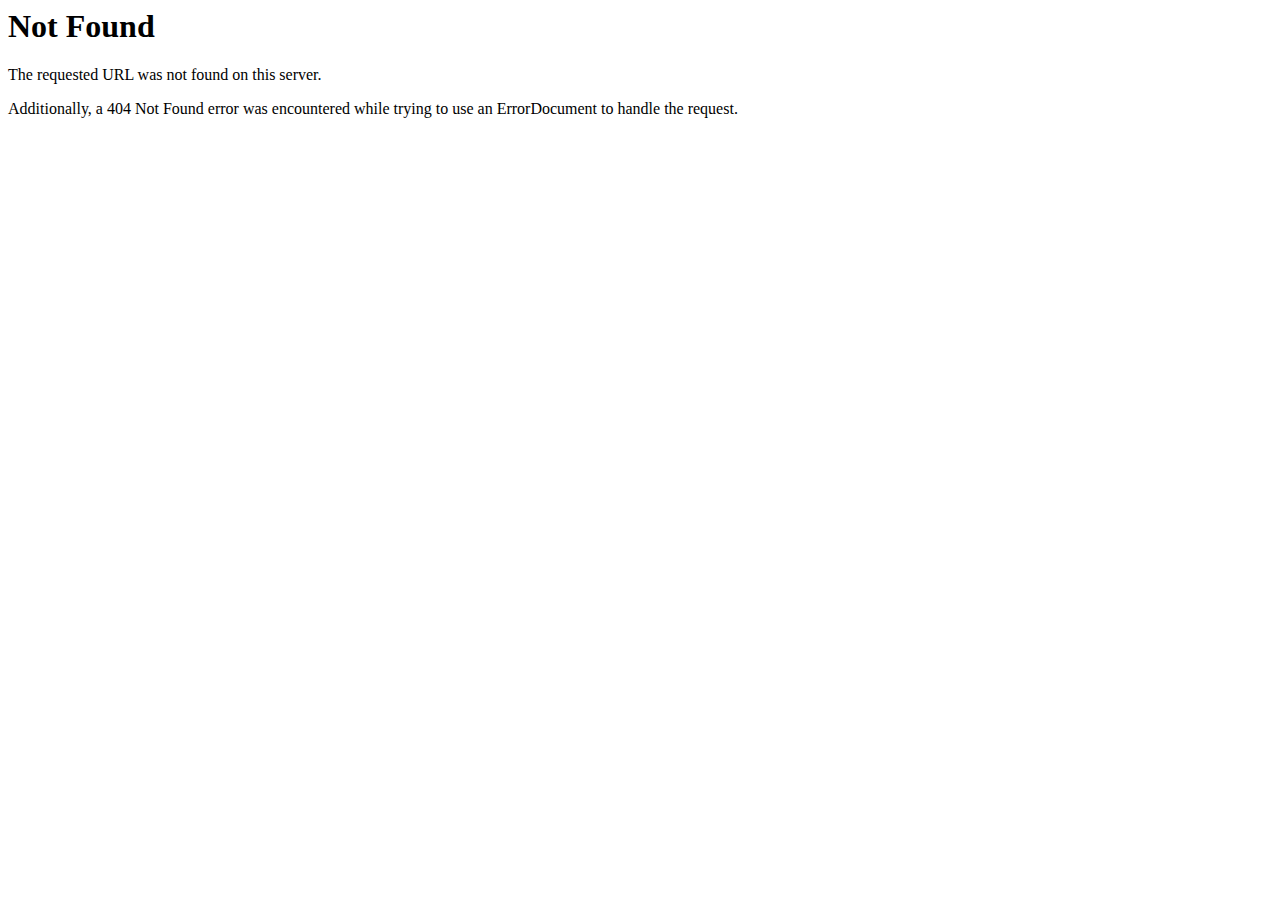
<file: css/owl.video.play.html>
<!DOCTYPE HTML PUBLIC "-//IETF//DTD HTML 2.0//EN">
<html><head>
<title>404 Not Found</title>
</head><body>
<h1>Not Found</h1>
<p>The requested URL was not found on this server.</p>
<p>Additionally, a 404 Not Found
error was encountered while trying to use an ErrorDocument to handle the request.</p>
</body></html>
</file>
<file: css/style.css>
/***************************************************************************************************************
||||||||||||||||||||||||||||       MASTER STYLESHEET FOR Cameron              ||||||||||||||||||||||||||||||||||
****************************************************************************************************************
||||||||||||||||||||||||||||              TABLE OF CONTENT                  ||||||||||||||||||||||||||||||||||||
****************************************************************************************************************
****************************************************************************************************************
-1 imported styles
-2 miscelnious styles
-3 header styles
-4 banner styles
-5 footer styles
-6 brands styles
-7 blog styles
-8 work process styles
-9 testimonials styles
-10 featured styles
-11 FUN FACT styles
-12 services styles
-13 cta styles
-14 mission styles
-15 about styles
-16 offer styles
-17 team styles
-18 page title styles
-19 pricing styles
-20 gallery styles
-21 contact styles
-22 sidebar styles
-23 shop styles
-24 cart styles
-25 checkout styles
****************************************************************************************************************
||||||||||||||||||||||||||||            End TABLE OF CONTENT                ||||||||||||||||||||||||||||||||||||
****************************************************************************************************************/
/*
-1 imported styles
*/
@import url("https://fonts.googleapis.com/css?family=Montserrat:300,400,500,600,700,800,900|Open+Sans:400,600,700,800|Work+Sans:300,400,500,600,700,800,900");
@import url("bootstrap.min.css");
@import url("animate.css");
@import url("font-awesome.min.css");
@import url("owl.carousel.css");
@import url("owl.theme.default.min.css");
@import url("bootstrap-select.min.css");
@import url("jquery.bootstrap-touchspin.css");
@import url("nouislider.css");
@import url("nouislider.pips.css");
@import url("magnific-popup.css");
@import url("../plugins/cameron-icon/style.css");
/*
-2 miscelnious styles
*/
body {
	font-family: "Work Sans", sans-serif;
	font-size: 15px;
	line-height: 26px;
	color: #848484;
	font-weight: 400;
}

a:active,
a:hover,
a:focus,
a:visited {
	text-decoration: none;
}

.page-wrapper {
	position: relative;
	margin: 0 auto;
	width: 100%;
	min-width: 300px;
	overflow: hidden;
}

@media (min-width: 1200px) {
	.container {
		max-width: 1200px;
	}
}
.bootstrap-select .btn-light:not(:disabled):not(.disabled).active,
.bootstrap-select .btn-light:not(:disabled):not(.disabled):active,
.bootstrap-select .show > .btn-light.dropdown-toggle {
	background-color: transparent;
	box-shadow: none !important;
	outline: none;
}
.bootstrap-select > .dropdown-toggle {
	box-shadow: none !important;
}
.bootstrap-select .dropdown-toggle:focus,
.bootstrap-select > select.mobile-device:focus + .dropdown-toggle {
	outline: none !important;
}

.bootstrap-select .dropdown-menu {
	padding-top: 0;
	padding-bottom: 0;
	margin-top: 0;
	z-index: 991;
}
.bootstrap-select .dropdown-menu > li + li > a {
	border-top: 1px solid #eee;
}
.bootstrap-select .dropdown-menu > li:first-child > a {
	padding-top: 10px;
}
.bootstrap-select .dropdown-menu > li:last-child > a {
	padding-bottom: 10px;
}
.bootstrap-select .dropdown-menu > li.selected > a {
	background: #ff6c3a;
	color: #fff;
}
.bootstrap-select .dropdown-menu > li > a {
	font-size: 16px;
	font-weight: 500;
	padding: 9px 20px;
	color: #222222;
	transition: all 0.4s ease;
}
.bootstrap-select .dropdown-menu > li > a:hover {
	background: #ff6c3a;
	color: #fff;
	cursor: pointer;
}

.preloader {
	position: fixed;
	top: 0;
	left: 0;
	width: 100%;
	height: 100%;
	z-index: 9999;
	background-color: #fff;
	/* background-image: url(../images/resources/preloader.gif); */
	background-repeat: no-repeat;
	background-position: center center;
}
.cloader {
	width: 100px;
	height: 100px;
	position: fixed;
	top: 50%;
	left: 50%;
	margin: -50px 0 0 -50px;
	border-radius: 50%;
	animation: fadeIn 2s 1;
	-webkit-animation-fill-mode: forwards;
	/* * Safari 4.0 - 8.0 */
	animation-fill-mode: forwards;
}
.cloader span {
	color: black;
	display: block;
	top: 100%;
	position: absolute;
	font-size: 0.8em;
	width: 100%;
	font-family: "Chathura", sans-serif;
	text-align: center;
	margin: 8px;
	letter-spacing: 0.3em;
}
.hex {
	position: absolute;
	width: 30px;
	height: 20px;
	background-color: #f87208;
	opacity: 0.2;
	animation: fade 1.5s infinite ease;
	opacity: 0.1;
	box-shadow: 0 0 20px #f87208, 0 0 20px #f87208;
}
.hex:nth-child(2) {
	top: 10px;
	left: 51px;
	-webkit-animation-delay: -0.2s;
	-moz-animation-delay: -0.2s;
	-ms-animation-delay: -0.2s;
	-o-animation-delay: -0.2s;
	animation-delay: -0.2s;
}
.hex:nth-child(3) {
	top: 40px;
	left: 70px;
	-webkit-animation-delay: -0.3s;
	-moz-animation-delay: -0.3s;
	-ms-animation-delay: -0.3s;
	-o-animation-delay: -0.3s;
	animation-delay: -0.3s;
}
.hex:nth-child(4) {
	top: 70px;
	left: 51px;
	-webkit-animation-delay: -0.4s;
	-moz-animation-delay: -0.4s;
	-ms-animation-delay: -0.4s;
	-o-animation-delay: -0.4s;
	animation-delay: -0.4s;
}
.hex:nth-child(5) {
	top: 70px;
	left: 17px;
	-webkit-animation-delay: -0.5s;
	-moz-animation-delay: -0.5s;
	-ms-animation-delay: -0.5s;
	-o-animation-delay: -0.5s;
	animation-delay: -0.5s;
}
.hex:nth-child(6) {
	top: 40px;
	left: 0;
	-webkit-animation-delay: -0.6s;
	-moz-animation-delay: -0.6s;
	-ms-animation-delay: -0.6s;
	-o-animation-delay: -0.6s;
	animation-delay: -0.6s;
}
.hex:nth-child(7) {
	top: 40px;
	left: 35px;
	-webkit-animation-delay: -0.7s;
	-moz-animation-delay: -0.7s;
	-ms-animation-delay: -0.7s;
	-o-animation-delay: -0.7s;
	animation-delay: -0.7s;
}
.hex:nth-child(8) {
	top: 10px;
	left: 17px;
	-webkit-animation-delay: -0.1s;
	-moz-animation-delay: -0.1s;
	-ms-animation-delay: -0.1s;
	-o-animation-delay: -0.1s;
	animation-delay: -0.1s;
}
.hex:before,
.hex:after {
	position: absolute;
	content: "";
	width: 0;
	border-left: 15px solid transparent;
	border-right: 15px solid transparent;
}
.hex:before {
	border-bottom: 8px solid #f87208;
	bottom: 100%;
}
.hex:after {
	border-top-color: #f87208;
}

.hex:after {
	width: 0;
	top: 100%;
	border-top: 8px solid #f87208;
}
@keyframes fade {
	0% {
		opacity: 0.5;
		transform: scale(1);
	}
	7% {
		opacity: 0;
		transform: scale(0.2);
	}
	42% {
		opacity: 0;
		transform: scale(0.2);
	}
	49% {
		opacity: 0.5;
		transform: scale(1);
	}
	100% {
		opacity: 0.5;
		transform: scale(1);
	}
}

@keyframes fadeIn {
	0% {
		opacity: 0;
	}
	100% {
		opacity: 1;
	}
}

.scroll-to-top {
	display: inline-block;
	width: 45px;
	height: 45px;
	background: #ff6c3a;
	position: fixed;
	bottom: 20px;
	right: 20px;
	z-index: 99;
	text-align: center;
	transition: all 0.4s ease;
	display: none;
}
.scroll-to-top i {
	font-size: 18px;
	line-height: 45px;
	color: #fff;
}
.scroll-to-top:hover {
	background: #222222;
}

/*
-3 header styles
*/
.header-navigation {
	background-color: transparent;
	margin-bottom: 0;
	border: none;
	border-radius: 0;
	padding: 0;
	position: relative;
	background-color: transparent;
}
.header-navigation .container {
	background: transparent;
	position: relative;
	display: block;
}
.header-navigation .container .logo-box {
	float: left;
	position: absolute;
	top: 50%;
	left: 15px;
	-webkit-transform: translateY(-50%);
	transform: translateY(-50%);
}
.header-navigation .container .navbar-brand {
	height: auto;
	margin: 0;
}
.header-navigation .container .menu-toggler {
	display: none;
}
.header-navigation .container .right-side-box {
	position: absolute;
	top: 50%;
	-webkit-transform: translateY(-50%);
	transform: translateY(-50%);
	right: 15px;
}
.header-navigation .main-navigation {
	float: right;
	text-align: right;
}
@media (min-width: 1200px) {
	.header-navigation .main-navigation {
		display: block !important;
	}
}

.header-navigation ul.navigation-box {
	margin: 0;
	padding: 0;
	list-style: none;
}
.header-navigation ul.navigation-box li a .sub-nav-toggler {
	display: none;
}
.header-navigation ul.navigation-box > li {
	position: relative;
	padding: 25px 0;
	display: inline-block;
	vertical-align: middle;
	/* Second Level Menu */
	/* Thrid Level Menu */
}
.header-navigation ul.navigation-box > li + li {
	margin-left: 75px;
}
.header-navigation ul.navigation-box > li:first-child {
	padding-left: 0;
}
.header-navigation ul.navigation-box > li:last-child {
	padding-right: 0;
}
.header-navigation ul.navigation-box > li > a {
	font-weight: 500;
	font-size: 17px;
	color: #182345;
	padding: 0;
	transition: all 0.4s ease;
	position: relative;
}
.header-navigation ul.navigation-box > li.current > a,
.header-navigation ul.navigation-box > li:hover > a {
	color: #fff;
}
.header-navigation ul.navigation-box > li > .sub-menu {
	position: absolute;
	top: 100%;
	left: 0;
	z-index: 1000;
	float: left;
	min-width: 220px;
	padding: 0px 0px;
	text-align: left;
	list-style: none;
	background-color: #222222;
	background-clip: padding-box;
	opacity: 0;
	border-radius: 0px;
	visibility: hidden;
	transition: opacity 0.4s ease, visibility 0.4s ease;
	box-shadow: 0px 10px 18px rgba(0, 0, 0, 0.1);
}
@media (min-width: 1200px) {
	.header-navigation ul.navigation-box > li > .sub-menu {
		display: block !important;
	}
}
.header-navigation ul.navigation-box > li > .sub-menu.right-align {
	left: auto;
	right: 0;
}
.header-navigation ul.navigation-box > li > .sub-menu.center-align {
	left: 50%;
	-webkit-transform: translateX(-50%);
	transform: translateX(-50%);
}
.header-navigation ul.navigation-box > li > .sub-menu > li {
	display: block;
	position: relative;
	transition: all 0.4s ease;
}
.header-navigation ul.navigation-box > li > .sub-menu > li + li {
	border-top: 1px solid rgba(255, 255, 255, 0.1);
}
.header-navigation ul.navigation-box > li > .sub-menu > li > a {
	font-size: 15px;
	color: #fff;
	font-weight: 500;
	padding: 12px 30px;
	display: block;
	line-height: 26px;
	white-space: nowrap;
	position: relative;
	transition: all 0.4s ease;
}
.header-navigation ul.navigation-box > li > .sub-menu > li:hover > a {
	color: #fff;
	background: #ff6c3a;
}
.header-navigation ul.navigation-box > li:hover:before {
	-webkit-transform: scale(1, 1);
	transform: scale(1, 1);
	-webkit-transform-origin: left bottom;
	transform-origin: left bottom;
}
.header-navigation ul.navigation-box > li:hover > .sub-menu {
	opacity: 1;
	visibility: visible;
}
.header-navigation ul.navigation-box > li > ul > li {
	/* no more nested showen */
}
.header-navigation ul.navigation-box > li > ul > li > .sub-menu {
	position: absolute;
	top: 0%;
	left: 100%;
	z-index: 1000;
	float: left;
	min-width: 220px;
	padding: 0px 0px;
	text-align: left;
	list-style: none;
	background-color: #222222;
	background-clip: padding-box;
	opacity: 0;
	border-radius: 0px;
	visibility: hidden;
	transition: opacity 0.4s ease, visibility 0.4s ease;
	box-shadow: 0px 10px 18px rgba(0, 0, 0, 0.1);
}
@media (min-width: 1200px) {
	.header-navigation ul.navigation-box > li > ul > li > .sub-menu {
		display: block !important;
	}
}
.header-navigation ul.navigation-box > li > ul > li > .sub-menu.right-align {
	left: auto;
	right: 100%;
}
.header-navigation ul.navigation-box > li > ul > li > .sub-menu.center-align {
	left: 50%;
	-webkit-transform: translateX(-50%);
	transform: translateX(-50%);
}
.header-navigation ul.navigation-box > li > ul > li > .sub-menu > li {
	display: block;
	position: relative;
	transition: all 0.4s ease;
}
.header-navigation ul.navigation-box > li > ul > li > .sub-menu > li + li {
	border-top: 1px solid rgba(255, 255, 255, 0.1);
}
.header-navigation ul.navigation-box > li > ul > li > .sub-menu > li > a {
	font-size: 15px;
	color: #fff;
	font-weight: 500;
	padding: 12px 30px;
	display: block;
	line-height: 26px;
	white-space: nowrap;
	position: relative;
	transition: all 0.4s ease;
}
.header-navigation ul.navigation-box > li > ul > li > .sub-menu > li:hover > a {
	color: #fff;
	background: #ff6c3a;
}
.header-navigation ul.navigation-box > li > ul > li:hover > .sub-menu {
	opacity: 1;
	visibility: visible;
}
.header-navigation ul.navigation-box > li > ul > li ul {
	display: none;
}

.main-header .top-header {
	background-color: #161827;
}
.main-header .top-header .container {
	display: -webkit-box;
	display: flex;
	-webkit-box-pack: justify;
	justify-content: space-between;
	padding-left: 285px;
}
.main-header .top-header p {
	margin: 0;
}
.main-header .top-header .right-info i,
.main-header .top-header .left-info i {
	display: inline-block;
	vertical-align: middle;
	font-size: 24px;
	color: #ff6c3a;
	margin-right: 15px;
}
.main-header .top-header .left-info p {
	padding: 12px 0;
}
.main-header .top-header .left-info a {
	color: #ffffff;
	font-size: 13px;
	font-family: "Montserrat", sans-serif;
	font-weight: 400;
	transition: all 0.4s ease;
}
.main-header .top-header .left-info a:hover {
	color: #ff6c3a;
}
.main-header .top-header .right-info a {
	color: #fff;
	font-size: 17px;
	font-family: "Montserrat", sans-serif;
	font-weight: 600;
	transition: all 0.4s ease;
}
.main-header .top-header .right-info a:hover {
	color: #ff6c3a;
}
.main-header .top-header .info-block {
	margin: 0;
	padding: 0;
	list-style: none;
}
.main-header .top-header .info-block li {
	display: inline-block;
	vertical-align: middle;
}
.main-header .top-header .info-block li + li {
	margin-left: 23px;
}
.main-header .top-header .info-block li a.cart-btn {
	background-color: #ff6c3a;
	color: #fff;
	font-weight: 500;
	font-size: 17px;
	display: inline-block;
	padding: 11.25px 19.5px;
	transition: all 0.4s ease;
}
.main-header .top-header .info-block li a.cart-btn:hover {
	background-color: #fff;
}
.main-header .top-header .info-block li a.cart-btn:hover i,
.main-header .top-header .info-block li a.cart-btn:hover span {
	color: #ff6c3a;
}
.main-header .top-header .info-block li a.cart-btn i,
.main-header .top-header .info-block li a.cart-btn span {
	display: inline-block;
	vertical-align: middle;
}
.main-header .top-header .info-block li a.cart-btn i {
	color: #fff;
	font-size: 20px;
	margin-right: 7px;
}
.main-header .header-navigation {
	background: #fff;
	box-shadow: 0px 5px 30px rgba(0, 0, 0, 0.05);
	z-index: 99;
}
.main-header .header-navigation .navbar-brand {
	background-color: #ff6c3a;
    padding: 30px 36px;
	position: relative;
	top: -16px;
}
.main-header .header-navigation .navbar-brand .main-logo {
	display: block;
}
.main-header .header-navigation .navbar-brand .stricky-logo {
	display: none;
}
.main-header .header-navigation .container {
	padding-left: 285px;
}
.main-header .header-navigation .main-navigation {
	float: none;
	text-align: left;
}
.main-header .header-navigation ul.navigation-box > li.current > a,
.main-header .header-navigation ul.navigation-box > li:hover > a {
	color: #ff6c3a;
}
.main-header .header-navigation ul.navigation-box > li {
	padding: 40px 0;
}
.main-header .header-navigation ul.navigation-box > li + li {
	margin-left: 35px;
}
.main-header .header-navigation .right-side-box .social a {
	display: inline-block;
	vertical-align: middle;
	width: 50px;
	height: 50px;
	border-radius: 50%;
	background: #eeeff5;
	color: #ff6c3a;
	line-height: 52px;
	font-size: 14px;
	text-align: center;
	transition: all 0.4s ease;
}
.main-header .header-navigation .right-side-box .social a:hover {
	color: #fff;
	background: #ff6c3a;
}
.main-header .header-navigation .right-side-box .social a + a {
	margin-left: 15px;
}
.main-header .header-navigation.stricky-fixed .navbar-brand {
	background-color: transparent;
	padding: 0px 0px;
	position: relative;
	top: 0px;
}
.main-header .header-navigation.stricky-fixed .navbar-brand .main-logo {
	display: none;
}
.main-header .header-navigation.stricky-fixed .navbar-brand .stricky-logo {
	display: block;
}
.main-header .header-navigation.stricky-fixed ul.navigation-box > li {
	padding: 25px 0;
}

.header-navigation.stricky-fixed {
	position: fixed;
	top: 0;
	left: 0;
	width: 100%;
	z-index: 991;
	border-bottom: 0;
}

.header-style-two .top-header .container {
	padding-left: 15px;
}
.header-style-two .header-navigation .navbar-brand {
	background-color: transparent;
	padding: 0px 0px;
	position: relative;
	top: 0px;
}
.header-style-two .header-navigation .navbar-brand .main-logo {
	display: none;
}
.header-style-two .header-navigation .navbar-brand .stricky-logo {
	display: block;
}
.header-style-two .header-navigation ul.navigation-box > li {
	padding: 40px 0;
}

/*
-4 banner styles
*/
.main-banner-wrapper {
	position: relative;
}
.main-banner-wrapper .carousel-btn-block {
	background-color: rgba(255, 255, 255, 0.2);
	padding: 20px 34px;
	position: absolute;
	bottom: 50px;
	right: 50px;
	z-index: 99;
}
.main-banner-wrapper .carousel-btn-block .carousel-btn {
	font-size: 25px;
	color: #ff6c3a;
	display: inline-block;
	vertical-align: middle;
	cursor: pointer;
	transition: all 0.4s ease;
}
.main-banner-wrapper .carousel-btn-block .carousel-btn:hover {
	color: #fff;
}
.main-banner-wrapper .carousel-btn-block .carousel-btn i {
	line-height: 23px;
	display: block;
	vertical-align: middle;
}
.main-banner-wrapper .carousel-btn-block .carousel-btn.left-btn {
	border-right: 2px solid rgba(255, 255, 255, 0.15);
	padding-right: 30px;
	margin-right: 26px;
}

.banner-style-one .slide {
	padding: 279px 0;
	background-repeat: no-repeat;
	background-position: center center;
	background-size: cover;
}
.banner-style-one .slide.slide-two,
.banner-style-one .slide.slide-three {
	padding: 230px 0;
}
.banner-style-one .owl-nav {
	display: none;
}
.banner-style-one .owl-dots {
	display: none;
}
.banner-style-one h3,
.banner-style-one p {
	margin: 0;
}
.banner-style-one .banner-title {
	margin: 0;
	color: #ffffff;
	font-size: 60px;
	font-weight: 500;
	margin-bottom: 20px;
	opacity: 0;
	-webkit-transform: translateY(-100px);
	transform: translateY(-100px);
	transition: all 1.5s ease;
}
.banner-style-one .banner-title strong {
	font-weight: 700;
}
.banner-style-one p {
	color: #b2b3ba;
	font-size: 18px;
	font-weight: 400;
	font-family: "Open Sans", sans-serif;
	margin-bottom: 45px;
	opacity: 0;
	-webkit-transform: translateY(50px);
	transform: translateY(50px);
	transition: all 1.5s ease;
}
.banner-style-one .btn-block {
	opacity: 0;
	-webkit-transform: translateY(-50px);
	transform: translateY(-50px);
	transition: all 1.5s ease;
}
.banner-style-one .banner-btn {
	display: inline-block;
	vertical-align: middle;
	font-size: 16px;
	color: #ffffff;
	letter-spacing: 0.035em;
	background-color: #ff6c3a;
	padding: 17px 0;
	padding-left: 50px;
	padding-right: 50px;
	font-family: "Open Sans", sans-serif;
	font-weight: 600;
	transition: all 0.4s ease;
}
.banner-style-one .banner-btn:hover {
	background-color: #fff;
	color: #ff6c3a;
}
.banner-style-one .active .banner-title,
.banner-style-one .active p,
.banner-style-one .active .btn-block {
	opacity: 1;
	-webkit-transform: translateY(0px);
	transform: translateY(0px);
}
.banner-style-one .active p {
	transition-delay: 1s;
}
.banner-style-one .active .btn-block {
	transition-delay: 2s;
}
.banner-style-one .owl-dots {
	margin: 0;
	position: absolute;
	bottom: 40px;
	left: 0;
	width: 100%;
}
.banner-style-one .owl-dots .owl-dot span {
	width: 7px;
	height: 7px;
	background-color: #d5dbd5;
	margin: 0;
	transition: all 0.4s ease;
}
.banner-style-one .owl-dots .owl-dot + .owl-dot {
	margin-left: 25px;
}
.banner-style-one .owl-dots .owl-dot.active span {
	background-color: #ff6c3a;
}
.banner-style-one.no-dots .owl-dots {
	display: none !important;
}

/*
-5 footer styles
*/
.site-footer {
	background-color: #161827;
	background-image: url(../images/resources/footer-map-1-1.png);
	background-repeat: no-repeat;
	background-position: center center;
	padding-top: 100px;
}
.site-footer .main-footer {
	padding-bottom: 120px;
}
.site-footer .footer-widget .footer-widget-title {
	margin-bottom: 33px;
}
.site-footer .footer-widget .footer-widget-title h3 {
	margin: 0;
	color: #fff;
	font-size: 24px;
	font-weight: 500;
}
.site-footer .footer-widget p {
	margin: 0;
	color: #b7bbc1;
}
.site-footer .footer-widget .links-lists {
	margin: 0;
	padding: 0;
	list-style: none;
	margin-top: -7px;
}
.site-footer .footer-widget .links-lists li + li {
	margin-top: 13px;
}
.site-footer .footer-widget .links-lists a {
	position: relative;
	color: #b7bbc1;
	font-size: 15px;
	padding-left: 12px;
	display: block;
	transition: all 0.4s ease;
}
.site-footer .footer-widget .links-lists a:hover {
	color: #ff6c3a;
	-webkit-transform: translateX(10px);
	transform: translateX(10px);
}
.site-footer .footer-widget .links-lists a::before {
	content: "\f105";
	font-family: "FontAwesome";
	position: absolute;
	top: 50%;
	left: 0;
	-webkit-transform: translateY(-50%);
	transform: translateY(-50%);
}
.site-footer .footer-widget .social-block a {
	display: inline-block;
	vertical-align: middle;
	width: 50px;
	height: 50px;
	border-radius: 50%;
	background-color: rgba(255, 255, 255, 0.1);
	text-align: center;
	font-size: 14px;
	line-height: 50px;
	color: #c7cace;
	transition: all 0.4s ease;
}
.site-footer .footer-widget .social-block a:hover {
	background-color: #ff6c3a;
	color: #fff;
}
.site-footer .footer-widget .social-block a + a {
	margin-left: 1px;
}
.site-footer .footer-widget .gallery-wrapper {
	margin-top: -5px;
	margin-left: -5px;
	margin-right: -5px;
}
.site-footer .footer-widget .gallery-wrapper .single-gallery-item {
	width: 33.33333%;
	float: left;
	padding: 5px;
}
.site-footer .footer-widget .gallery-wrapper .single-gallery-item a {
	display: block;
}
.site-footer .footer-widget .gallery-wrapper .single-gallery-item img {
	transition: all 0.4s ease;
}
.site-footer .footer-widget .gallery-wrapper .single-gallery-item img:hover {
	opacity: 0.5;
}
.site-footer .footer-widget .newsletter-form p {
	margin-bottom: 25px;
	margin-top: -7px;
}
.site-footer .footer-widget .newsletter-form input[type="text"] {
	display: block;
	border: none;
	outline: none;
	background-color: #2e303d;
	color: #b7bbc1;
	width: 100%;
	height: 50px;
	padding-left: 20px;
}
.site-footer
	.footer-widget
	.newsletter-form
	input[type="text"]::-webkit-input-placeholder {
	/* Chrome/Opera/Safari */
	color: #b7bbc1;
}
.site-footer
	.footer-widget
	.newsletter-form
	input[type="text"]::-moz-placeholder {
	/* Firefox 19+ */
	color: #b7bbc1;
}
.site-footer
	.footer-widget
	.newsletter-form
	input[type="text"]:-ms-input-placeholder {
	/* IE 10+ */
	color: #b7bbc1;
}
.site-footer
	.footer-widget
	.newsletter-form
	input[type="text"]:-moz-placeholder {
	/* Firefox 18- */
	color: #b7bbc1;
}
.site-footer .footer-widget .newsletter-form button[type="submit"] {
	cursor: pointer;
	border: none;
	outline: none;
	background-color: #ff6c3a;
	color: #fff;
	font-size: 15px;
	font-weight: 600;
	padding: 12px 30px;
	margin-top: 15px;
}
.site-footer .footer-widget .newsletter-form button[type="submit"]:before {
	content: "";
	display: inline-block;
	vertical-align: middle;
	width: 0px;
	height: 2px;
	background-color: #fff;
	margin-right: 0px;
	transition: all 0.4s ease;
}
.site-footer
	.footer-widget
	.newsletter-form
	button[type="submit"]:hover::before {
	width: 20px;
	margin-right: 15px;
}
.site-footer .about-widget a.footer-logo {
	margin-bottom: 25px;
	display: inline-block;
	vertical-align: middle;
}
.site-footer .about-widget .social-block {
	margin-top: 42px;
}
/* .site-footer .links-widget {
	padding-left: 54px;
} */
.site-footer .works-widget {
	margin-left: -50px;
	width: 100%;
	max-width: 270px;
}
.site-footer .bottom-footer {
	padding: 19.5px 0;
	background-color: rgba(255, 255, 255, 0.102);
	box-shadow: 0px -1px 0px 0px rgba(255, 255, 255, 0.1);
}
.site-footer .bottom-footer p {
	margin: 0;
	color: #b7bbc1;
	font-size: 15px;
}
.site-footer .bottom-footer p a {
	color: #ffffff;
	transition: all 0.4s ease;
}
.site-footer .bottom-footer p a:hover {
	color: #ff6c3a;
}

/*
-6 brands styles
*/
.brands-area-one {
	background-color: #e7e7e7;
	padding: 24px 0;
}
.brands-area-one.home-two {
	background-color: #ffefe9;
}
.brands-area-one .brands-carousel-one .owl-nav {
	display: none;
}
.brands-area-one .brands-carousel-one .owl-item {
	text-align: center;
}
.brands-area-one .brands-carousel-one .owl-item img {
	display: inline-block;
	max-width: none;
	width: auto;
	filter: brightness(0.5);
}

/*
-7 blog styles
*/
.blog-style-one {
	padding: 120px 0;
}
.blog-style-one .high-gutter {
	margin-left: -25px;
	margin-right: -25px;
}
.blog-style-one .high-gutter [class*="col-"] {
	padding-left: 25px;
	padding-right: 25px;
}
.blog-style-one .title-block {
	margin-bottom: 40px;
}
.blog-style-one .title-block .tag-line {
	display: inline-block;
	vertical-align: middle;
	color: #ff6c3a;
	font-size: 20px;
	font-weight: 500;
	line-height: 1em;
}
.blog-style-one .title-block .tag-line:before,
.blog-style-one .title-block .tag-line:after {
	content: "";
	display: inline-block;
	vertical-align: middle;
	width: 50px;
	height: 2px;
	background-color: #ff6c3a;
}
.blog-style-one .title-block .tag-line::before {
	margin-right: 20px;
}
.blog-style-one .title-block .tag-line::after {
	margin-left: 20px;
}
.blog-style-one .title-block h2 {
	margin: 0;
	color: #222222;
	font-size: 42px;
	line-height: 50px;
	font-weight: 500;
	margin-top: 10px;
}

[class*="single-blog-style-"] + [class*="single-blog-style-"] {
	margin-top: 50px;
}
[class*="single-blog-style-"] .image-block {
	position: relative;
	overflow: hidden;
}
[class*="single-blog-style-"] .image-block > img {
	width: 100%;
	transition: all 0.4s ease;
}
[class*="single-blog-style-"] .image-block .overlay-block {
	position: absolute;
	background-color: rgba(23, 27, 39, 0.6);
	top: 0;
	left: 0;
	width: 100%;
	height: 100%;
	transition: all 0.4s ease;
	opacity: 0;
}
[class*="single-blog-style-"] .image-block .overlay-block .more-link {
	display: inline-block;
	vertical-align: middle;
	width: 60px;
	height: 60px;
	background-color: #ff6c3a;
	text-align: center;
	line-height: 60px;
	font-size: 20px;
	color: #fff;
	position: absolute;
	top: 50%;
	left: 50%;
	-webkit-transform: translate(-50%, -50%);
	transform: translate(-50%, -50%);
}
[class*="single-blog-style-"] .text-block {
	box-shadow: 0px 0px 25px 0px rgba(13, 29, 13, 0.1);
	padding: 0 40px;
	padding-top: 46px;
	padding-bottom: 60px;
}
[class*="single-blog-style-"] .text-block h3,
[class*="single-blog-style-"] .text-block p {
	margin: 0;
}
[class*="single-blog-style-"] .text-block .more-btn {
	display: inline-block;
	vertical-align: middle;
	color: #222222;
	font-size: 15px;
	font-weight: 600;
	border-style: solid;
	border-width: 2px;
	border-color: #e5e5e5;
	background-color: rgba(34, 34, 34, 0);
	text-align: center;
	transition: all 0.4s ease;
	padding: 10px 29px;
}
[class*="single-blog-style-"] .text-block .more-btn:before {
	content: "";
	display: inline-block;
	vertical-align: middle;
	width: 0px;
	height: 2px;
	background-color: #fff;
	margin-right: 0px;
	transition: all 0.4s ease;
}
[class*="single-blog-style-"] .text-block .more-btn:hover {
	background-color: #ff6c3a;
	color: #fff;
	border-color: #ff6c3a;
}
[class*="single-blog-style-"] .text-block .more-btn:hover::before {
	width: 20px;
	margin-right: 15px;
}
[class*="single-blog-style-"] .text-block h3 {
	font-size: 24px;
	line-height: 26px;
	margin-bottom: 12px;
}
[class*="single-blog-style-"] .text-block h3 a {
	color: #222222;
}
[class*="single-blog-style-"] .text-block .meta-info {
	margin-bottom: 34px;
}
[class*="single-blog-style-"] .text-block .meta-info a {
	display: inline-block;
	vertical-align: middle;
	color: #848484;
	font-size: 14px;
	font-family: "Open Sans", sans-serif;
	font-weight: 600;
	transition: all 0.4s ease;
}
[class*="single-blog-style-"] .text-block .meta-info a i {
	font-size: 13px;
	margin-right: 4px;
	transition: all 0.4s ease;
}
[class*="single-blog-style-"] .text-block .meta-info a + a {
	margin-left: 17px;
}
[class*="single-blog-style-"] .text-block .meta-info a:hover {
	color: #ff6c3a;
}
[class*="single-blog-style-"] .text-block .meta-info a:hover i {
	color: #182345;
}
[class*="single-blog-style-"]:hover .image-block > img {
	-webkit-transform: scale(1.02);
	transform: scale(1.02);
}
[class*="single-blog-style-"]:hover .image-block .overlay-block {
	opacity: 1;
}

.single-blog-style-two .image-block,
.single-blog-style-two .text-block {
	display: table-cell;
	vertical-align: middle;
}
.single-blog-style-two .image-block {
	width: 230px;
}
.single-blog-style-two .text-block {
	padding: 0;
	padding-left: 30px;
	width: calc(100% - 230px);
}
.single-blog-style-two .text-block .meta-info {
	margin-bottom: 25px;
}
.single-blog-style-two .text-block h3 {
	font-size: 22px;
	margin-bottom: 3px;
}

@media (min-width: 1200px) {
	.col1-blog-wrapper [class*="col-"] + [class*="col-"] {
		margin-top: 46px;
	}
}

.blog-style-three {
	padding: 120px 0;
}
.blog-style-three .single-blog-style-three {
	margin-bottom: 30px;
}
.blog-style-three .single-blog-style-three .text-block {
	padding: 56px 40px;
}
.blog-style-three .single-blog-style-three .text-block h3 {
	margin: 0;
	margin-bottom: 10px;
}
.blog-style-three .single-blog-style-three .text-block .meta-info {
	margin: 0;
	margin-bottom: 40px;
}
.blog-style-three .single-blog-style-three .text-block .meta-info a,
.blog-style-three .single-blog-style-three .text-block .meta-info span {
	display: inline-block;
	vertical-align: middle;
	color: #848484;
}
.blog-style-three .single-blog-style-three .text-block .meta-info span.sep {
	margin-left: 6px;
	margin-right: 6px;
}
.blog-style-three .single-blog-style-three .text-block .meta-info a:hover {
	color: #ff6c3a;
}

.post-pagination {
	margin-top: 20px;
}
.post-pagination a {
	color: #182345;
	font-size: 18px;
	transition: all 0.4s ease;
	font-weight: bold;
	line-height: 1em;
	display: inline-block;
	vertical-align: middle;
}
.post-pagination a i {
	color: #ff6c3a;
	font-size: 22px;
	display: inline-block;
	vertical-align: middle;
	line-height: 1em;
}
.post-pagination a + a {
	margin-left: 30px;
}
.post-pagination a.active,
.post-pagination a:hover {
	color: #ff6c3a;
}

.blog-details-content .post-title {
	color: #222222;
	font-weight: 500;
	font-size: 42px;
	margin: 0;
	margin-top: 37px;
	margin-bottom: 5px;
}
.blog-details-content .meta-info {
	margin: 0;
}
.blog-details-content .meta-info a,
.blog-details-content .meta-info span {
	display: inline-block;
	vertical-align: middle;
	color: #848484;
}
.blog-details-content .meta-info span.sep {
	margin-left: 6px;
	margin-right: 6px;
}
.blog-details-content .meta-info a:hover {
	color: #ff6c3a;
}
.blog-details-content p {
	margin: 0;
	color: #848484;
	font-size: 15px;
	line-height: 26px;
}
.blog-details-content .qoute-block {
	padding: 41px 40px;
	border-left: 2px solid #ff6c3a;
	background-color: #ffefe9;
}
.blog-details-content .qoute-block p {
	font-size: 15px;
	line-height: 26px;
	color: #222222;
	margin: 0;
}
.blog-details-content .bullted-list {
	margin: 0;
	padding: 0;
	list-style: none;
}
.blog-details-content .bullted-list li {
	position: relative;
	color: #222222;
	font-size: 15px;
	padding-left: 20px;
	font-weight: 500;
}
.blog-details-content .bullted-list li + li {
	margin-top: 10px;
}
.blog-details-content .bullted-list li i {
	color: #ff6c3a;
	font-size: 7px;
	position: absolute;
	top: 50%;
	left: 0;
	-webkit-transform: translateY(-50%);
	transform: translateY(-50%);
}
.blog-details-content .share-buttons {
	margin-top: 37px;
}
.blog-details-content .share-buttons a {
	display: inline-block;
	vertical-align: middle;
	border-style: solid;
	border-width: 1px;
	border-color: #dddee4;
	width: 45px;
	height: 45px;
	line-height: 43px;
	text-align: center;
	color: #848484;
	font-size: 15px;
	transition: all 0.4s ease;
}
.blog-details-content .share-buttons a:hover {
	color: #fff;
	background-color: #ff6c3a;
}

.comment-block,
.add-comment-block {
	margin-top: 100px;
}
.comment-block .title-block,
.add-comment-block .title-block {
	margin-bottom: 50px;
}
.comment-block .title-block h3,
.add-comment-block .title-block h3 {
	margin: 0;
	color: #222222;
	font-size: 30px;
	font-weight: 400;
}

.comment-block .single-comment-block + .single-comment-block {
	padding-top: 30px;
	margin-top: 30px;
	border-top: 1px solid #e5e5e5;
}
.comment-block .single-comment-block .image-block,
.comment-block .single-comment-block .text-block {
	display: table-cell;
	vertical-align: top;
}
.comment-block .single-comment-block .image-block {
	width: 85px;
}
.comment-block .single-comment-block .image-block > img {
	width: 100%;
}
.comment-block .single-comment-block .text-block {
	position: relative;
	padding-left: 20px;
}
.comment-block .single-comment-block .text-block h3,
.comment-block .single-comment-block .text-block p {
	margin: 0;
}
.comment-block .single-comment-block .text-block h3 {
	color: #222222;
	font-size: 20px;
	font-weight: 500;
	margin-bottom: 7px;
}
.comment-block .single-comment-block .text-block p {
	color: #848484;
	font-size: 15px;
	line-height: 26px;
	font-family: "Open Sans";
	font-weight: 400;
	margin-top: 8px;
}
.comment-block .single-comment-block .text-block span {
	font-size: 15px;
	color: #848484;
	font-weight: 400;
}
.comment-block .single-comment-block .text-block .reply-btn {
	color: #222222;
	font-size: 15px;
	width: 100px;
	height: 40px;
	display: inline-block;
	vertical-align: middle;
	line-height: 38px;
	border-style: solid;
	border-width: 1px;
	text-align: center;
	border-color: #dddee4;
	transition: all 0.4s ease;
	position: absolute;
	top: 0;
	right: 0;
}
.comment-block .single-comment-block .text-block .reply-btn:hover {
	color: #fff;
	background-color: #ff6c3a;
	border-color: #ff6c3a;
}

.add-comment-block .contact-form-one input,
.add-comment-block .contact-form-one textarea {
	border: none;
	outline: none;
	width: 100%;
	height: 50px;
	background-color: #ffefe9;
	font-size: 15px;
	color: #222222;
	display: block;
	padding-left: 20px;
	margin-bottom: 20px;
}
.add-comment-block .contact-form-one input::-webkit-input-placeholder,
.add-comment-block .contact-form-one textarea::-webkit-input-placeholder {
	/* Chrome/Opera/Safari */
	color: #222222;
}
.add-comment-block .contact-form-one input::-moz-placeholder,
.add-comment-block .contact-form-one textarea::-moz-placeholder {
	/* Firefox 19+ */
	color: #222222;
}
.add-comment-block .contact-form-one input:-ms-input-placeholder,
.add-comment-block .contact-form-one textarea:-ms-input-placeholder {
	/* IE 10+ */
	color: #222222;
}
.add-comment-block .contact-form-one input:-moz-placeholder,
.add-comment-block .contact-form-one textarea:-moz-placeholder {
	/* Firefox 18- */
	color: #222222;
}
.add-comment-block .contact-form-one input.error,
.add-comment-block .contact-form-one textarea.error {
	background-color: rgba(255, 0, 0, 0.255);
}
.add-comment-block .contact-form-one label.error {
	display: none !important;
}
.add-comment-block .contact-form-one textarea {
	height: 150px;
	padding-top: 10px;
}
.add-comment-block .contact-form-one button[type="submit"] {
	cursor: pointer;
	border: none;
	outline: none;
	background-color: #ff6c3a;
	color: #fff;
	font-size: 15px;
	font-weight: 600;
	padding: 12px 30px;
	margin-top: 20px;
}
.add-comment-block .contact-form-one button[type="submit"]:before {
	content: "";
	display: inline-block;
	vertical-align: middle;
	width: 0px;
	height: 2px;
	background-color: #fff;
	margin-right: 0px;
	transition: all 0.4s ease;
}
.add-comment-block .contact-form-one button[type="submit"]:hover::before {
	width: 20px;
	margin-right: 15px;
}

/*
-8 work process styles
*/
.working-process-one {
	background-color: #ffefe9;
	padding: 120px 0;
}
.working-process-one .title-block {
	margin-bottom: 40px;
}
.working-process-one .title-block .tag-line {
	display: inline-block;
	vertical-align: middle;
	color: #ff6c3a;
	font-size: 20px;
	font-weight: 500;
	line-height: 1em;
}
.working-process-one .title-block .tag-line:before {
	content: "";
	display: inline-block;
	vertical-align: middle;
	width: 50px;
	height: 2px;
	background-color: #ff6c3a;
}
.working-process-one .title-block .tag-line::before {
	margin-right: 20px;
}
.working-process-one .title-block h2 {
	margin: 0;
	color: #222222;
	font-size: 42px;
	line-height: 50px;
	font-weight: 500;
	margin-top: 10px;
}

.working-process-wrap {
	display: -webkit-box;
	display: flex;
	-webkit-box-pack: justify;
	justify-content: space-between;
}

.single-working-process-one .count-block {
	display: inline-block;
	vertical-align: middle;
	width: 60px;
	height: 60px;
	border-radius: 50%;
	text-align: center;
	line-height: 60px;
	color: #ff6c3a;
	font-size: 22px;
	font-weight: 500;
	background-color: #fff;
	margin-bottom: 20px;
}
.single-working-process-one h3 {
	margin: 0;
	color: #222222;
	font-weight: 500;
	font-size: 22px;
	line-height: 24px;
	margin-bottom: 20px;
}
.single-working-process-one p {
	margin: 0;
	color: #848484;
	font-size: 15px;
	line-height: 26px;
}

/*
-9 testimonials styles
*/
.testimonials-style-one {
	padding: 110px 0;
}
.testimonials-style-one .title-block {
	margin-bottom: 40px;
}
.testimonials-style-one .title-block .tag-line {
	display: inline-block;
	vertical-align: middle;
	color: #ff6c3a;
	font-size: 20px;
	font-weight: 500;
	line-height: 1em;
}
.testimonials-style-one .title-block .tag-line:before,
.testimonials-style-one .title-block .tag-line:after {
	content: "";
	display: inline-block;
	vertical-align: middle;
	width: 50px;
	height: 2px;
	background-color: #ff6c3a;
}
.testimonials-style-one .title-block .tag-line::before {
	margin-right: 20px;
}
.testimonials-style-one .title-block .tag-line::after {
	margin-left: 20px;
}
.testimonials-style-one .title-block h2 {
	margin: 0;
	color: #222222;
	font-size: 42px;
	line-height: 50px;
	font-weight: 500;
	margin-top: 10px;
}
.testimonials-style-one .owl-nav [class*="owl-"] {
	width: 60px;
	height: 60px;
	border-radius: 0;
	margin: 0;
	padding: 0;
	background-color: #ffefe9;
	color: #ff6c3a;
	font-size: 25px;
	text-align: center;
	transition: all 0.4s ease;
	position: absolute;
	top: 50%;
	-webkit-transform: translatey(-50%);
	transform: translatey(-50%);
}
.testimonials-style-one .owl-nav [class*="owl-"] i {
	line-height: 60px;
}
.testimonials-style-one .owl-nav [class*="owl-"]:hover {
	color: #fff;
	background-color: #ff6c3a;
}
.testimonials-style-one .owl-nav {
	margin-top: 0;
}
.testimonials-style-one .owl-nav [class*="owl-prev"] {
	left: 0;
}
.testimonials-style-one .owl-nav [class*="owl-next"] {
	right: 0;
}
.testimonials-style-one .owl-dots {
	margin: 0;
	margin-top: 40px;
}
.testimonials-style-one .owl-dots .owl-dot span {
	width: 7px;
	height: 7px;
	background-color: #d5dbd5;
	margin: 0;
	transition: all 0.4s ease;
}
.testimonials-style-one .owl-dots .owl-dot + .owl-dot {
	margin-left: 25px;
}
.testimonials-style-one .owl-dots .owl-dot.active span {
	background-color: #ff6c3a;
}
.testimonials-style-one .single-testimonials-one {
	width: 100%;
	margin-left: auto;
	margin-right: auto;
	max-width: 880px;
	text-align: center;
}
.testimonials-style-one .single-testimonials-one img {
	max-width: none;
	width: auto;
	display: block;
	margin-left: auto;
	margin-right: auto;
	border-radius: 50%;
	border-style: solid;
	border-width: 5px;
	border-color: #dfe6df;
}
.testimonials-style-one .single-testimonials-one h3,
.testimonials-style-one .single-testimonials-one p {
	margin: 0;
}
.testimonials-style-one .single-testimonials-one p {
	color: #777777;
	line-height: 28px;
	font-size: 17px;
	margin-top: 35px;
	margin-bottom: 40px;
}
.testimonials-style-one .single-testimonials-one h3 {
	font-size: 20px;
	color: #222222;
	margin-bottom: 10px;
}
.testimonials-style-one .single-testimonials-one p.designation {
	color: #777777;
	font-size: 15px;
	line-height: 1em;
	margin: 0;
}
.testimonials-style-one.home-page-two {
	background: #222222 url(../images/background/testi-bg-1-1.jpg) center center
		no-repeat fixed;
	background-size: cover;
	position: relative;
}
.testimonials-style-one.home-page-two .owl-nav [class*="owl-"] {
	display: none !important;
}
.testimonials-style-one.home-page-two:before {
	content: "";
	width: 100%;
	height: 100%;
	background-color: #161827;
	position: absolute;
	top: 0;
	left: 0;
	opacity: 0.85;
}
.testimonials-style-one.home-page-two .container {
	position: relative;
}
.testimonials-style-one.home-page-two .title-block h2 {
	color: #fff;
}
.testimonials-style-one.home-page-two
	.single-testimonials-one
	p:not(.designation) {
	color: #b7bbc1;
	font-size: 20px;
	line-height: 32px;
}
.testimonials-style-one.home-page-two .single-testimonials-one h3 {
	color: #fff;
}
.testimonials-style-one.home-page-two .single-testimonials-one p.designation {
	font-size: 15px;
	color: #b7bbc1;
}

.testimonials-style-two {
	padding: 120px 0 80px;
}

.single-testimonials-two {
	margin-bottom: 40px;
	padding: 50px 40px;
	background-color: white;
	box-shadow: 0px 0px 25px 0px rgba(13, 29, 13, 0.1);
}
.single-testimonials-two .qoute-icon {
	opacity: 0.5;
}
.single-testimonials-two p {
	color: #777777;
	font-size: 17px;
	line-height: 30px;
	margin: 0;
	margin-top: 20px;
	margin-bottom: 30px;
}
.single-testimonials-two .name-block {
	padding-top: 30px;
	border-top: 1px solid #e5e5e5;
}
.single-testimonials-two .image-block,
.single-testimonials-two .content-block {
	display: table-cell;
	vertical-align: middle;
}
.single-testimonials-two .image-block {
	border-style: solid;
	border-width: 3px;
	border-color: #dfe6df;
	border-radius: 50%;
	overflow: hidden;
	width: 64px;
	height: 64px;
}
.single-testimonials-two .image-block > img {
	width: 100%;
}
.single-testimonials-two .content-block {
	padding-left: 20px;
}
.single-testimonials-two .content-block h3,
.single-testimonials-two .content-block span {
	margin: 0;
	display: block;
}
.single-testimonials-two .content-block h3 {
	font-size: 20px;
	color: #222222;
	font-weight: 400;
}
.single-testimonials-two .content-block span {
	color: #777777;
	font-size: 15px;
}

/*
-10 featured styles
*/
.featured-style-one {
	margin-top: -170px;
}
.featured-style-one .block-wrapper {
	box-shadow: 0px 0px 25px 0px rgba(13, 29, 13, 0.1);
	background-color: #fff;
}
.featured-style-one .content-block {
	padding-left: 60px;
}
.featured-style-one .title-block {
	margin-bottom: 40px;
}
.featured-style-one .title-block .tag-line {
	display: inline-block;
	vertical-align: middle;
	color: #ff6c3a;
	font-size: 20px;
	font-weight: 500;
	line-height: 1em;
}
.featured-style-one .title-block .tag-line:before {
	content: "";
	display: inline-block;
	vertical-align: middle;
	width: 50px;
	height: 2px;
	background-color: #ff6c3a;
}
.featured-style-one .title-block .tag-line::before {
	margin-right: 20px;
}
.featured-style-one .title-block h2 {
	margin: 0;
	color: #222222;
	font-size: 42px;
	line-height: 50px;
	font-weight: 500;
	margin-top: 10px;
}
.featured-style-one .signle-featured-one + .signle-featured-one {
	margin-top: 22px;
}
.featured-style-one .signle-featured-one .icon-block,
.featured-style-one .signle-featured-one .text-block {
	display: table-cell;
	vertical-align: top;
}
.featured-style-one .signle-featured-one .icon-block .inner-block {
	width: 70px;
	height: 70px;
	border-radius: 50%;
	background-color: #ffefe9;
	text-align: center;
}
.featured-style-one .signle-featured-one .icon-block .inner-block i {
	color: #ff6c3a;
	line-height: 70px;
	font-size: 26px;
}
.featured-style-one .signle-featured-one .text-block {
	padding-left: 20px;
}
.featured-style-one .signle-featured-one .text-block h3,
.featured-style-one .signle-featured-one .text-block p {
	margin: 0;
}
.featured-style-one .signle-featured-one .text-block h3 {
	color: #222222;
	font-size: 20px;
	font-weight: 500;
	margin-bottom: 12px;
}
.featured-style-one .signle-featured-one .text-block p {
	color: #9fa2a6;
	font-size: 15px;
	line-height: 26px;
}

.featured-style-two {
	background-color: #ffefe9;
}
.featured-style-two .content-block {
	padding-left: 60px;
}
.featured-style-two .title-block {
	margin-bottom: 40px;
}
.featured-style-two .title-block .tag-line {
	display: inline-block;
	vertical-align: middle;
	color: #ff6c3a;
	font-size: 20px;
	font-weight: 500;
	line-height: 1em;
}
.featured-style-two .title-block .tag-line:before {
	content: "";
	display: inline-block;
	vertical-align: middle;
	width: 50px;
	height: 2px;
	background-color: #ff6c3a;
}
.featured-style-two .title-block .tag-line::before {
	margin-right: 20px;
}
.featured-style-two .title-block h2 {
	margin: 0;
	color: #222222;
	font-size: 42px;
	line-height: 50px;
	font-weight: 500;
	margin-top: 10px;
}
.featured-style-two .signle-featured-one + .signle-featured-one {
	margin-top: 22px;
}
.featured-style-two .signle-featured-one .icon-block,
.featured-style-two .signle-featured-one .text-block {
	display: table-cell;
	vertical-align: top;
}
.featured-style-two .signle-featured-one .icon-block .inner-block {
	width: 70px;
	height: 70px;
	border-radius: 50%;
	background-color: #fff;
	text-align: center;
}
.featured-style-two .signle-featured-one .icon-block .inner-block i {
	color: #ff6c3a;
	line-height: 70px;
	font-size: 26px;
}
.featured-style-two .signle-featured-one .text-block {
	padding-left: 20px;
}
.featured-style-two .signle-featured-one .text-block h3,
.featured-style-two .signle-featured-one .text-block p {
	margin: 0;
}
.featured-style-two .signle-featured-one .text-block h3 {
	color: #222222;
	font-size: 20px;
	font-weight: 500;
	margin-bottom: 12px;
}
.featured-style-two .signle-featured-one .text-block p {
	color: #9fa2a6;
	font-size: 15px;
	line-height: 26px;
}

/*
-11 FUN FACT styles
*/
.fun-fact-style-one {
	background: #000000 url(../images/background/fun-fact-bg-1-1.jpg) center
		center no-repeat;
	background-size: cover;
	background-attachment: fixed;
	position: relative;
	padding: 120px 0 285px 0;
}
.fun-fact-style-one:before {
	position: absolute;
	content: "";
	width: 100%;
	height: 100%;
	background-color: #000;
	opacity: 0.75;
	top: 0;
	left: 0;
}
.fun-fact-style-one .fun-fact-block-wrapper {
	display: -webkit-box;
	display: flex;
	-webkit-box-pack: justify;
	justify-content: space-between;
	position: relative;
}
.fun-fact-style-one .single-fun-fact-one .icon-block,
.fun-fact-style-one .single-fun-fact-one .text-block {
	display: table-cell;
	vertical-align: top;
}
.fun-fact-style-one .single-fun-fact-one .icon-block i {
	color: #ff6c3a;
	font-size: 48px;
}
.fun-fact-style-one .single-fun-fact-one .text-block {
	padding-left: 30px;
}
.fun-fact-style-one .single-fun-fact-one .text-block h3,
.fun-fact-style-one .single-fun-fact-one .text-block p {
	margin: 0;
}
.fun-fact-style-one .single-fun-fact-one .text-block h3 {
	color: #fff;
	font-size: 50px;
	font-weight: 600;
	line-height: 1em;
	margin-bottom: 17px;
}
.fun-fact-style-one .single-fun-fact-one .text-block p {
	font-size: 15px;
	color: #b2b3ba;
	line-height: 1em;
}

/*
-12 services styles
*/
.service-style-one {
	padding: 110px 0;
	padding-bottom: 85px;
}
@media (min-width: 1200px) {
	.service-style-one .container {
		max-width: 1250px;
	}
}
.service-style-one .upper-block {
	padding-left: 25px;
	padding-right: 25px;
	margin-bottom: 40px;
	display: -webkit-box;
	display: flex;
	-webkit-box-pack: justify;
	justify-content: space-between;
	-webkit-box-align: center;
	align-items: center;
}
.service-style-one .upper-block .carousel-btn-block {
	background-color: #ffefe9;
	padding: 20px 34px;
}
.service-style-one .upper-block .carousel-btn-block .carousel-btn {
	font-size: 25px;
	color: #ff6c3a;
	display: inline-block;
	vertical-align: middle;
	cursor: pointer;
}
.service-style-one .upper-block .carousel-btn-block .carousel-btn i {
	line-height: 23px;
	display: block;
	vertical-align: middle;
}
.service-style-one .upper-block .carousel-btn-block .carousel-btn.left-btn {
	border-right: 2px solid rgba(132, 132, 132, 0.25);
	padding-right: 30px;
	margin-right: 26px;
}
.service-style-one .title-block .tag-line {
	display: inline-block;
	vertical-align: middle;
	color: #ff6c3a;
	font-size: 20px;
	font-weight: 500;
	line-height: 1em;
}
.service-style-one .title-block .tag-line:before {
	content: "";
	display: inline-block;
	vertical-align: middle;
	width: 50px;
	height: 2px;
	background-color: #ff6c3a;
}
.service-style-one .title-block .tag-line::before {
	margin-right: 20px;
}
.service-style-one .title-block h2 {
	margin: 0;
	color: #222222;
	font-size: 42px;
	line-height: 50px;
	font-weight: 500;
	margin-top: 10px;
}
.service-style-one .services-carousel-one .owl-stage-outer {
	padding-bottom: 25px;
}
.service-style-one .title-block-style-two {
	margin-bottom: 40px;
}
.service-style-one .title-block-style-two .tag-line {
	display: inline-block;
	vertical-align: middle;
	color: #ff6c3a;
	font-size: 20px;
	font-weight: 500;
	line-height: 1em;
}
.service-style-one .title-block-style-two .tag-line:before,
.service-style-one .title-block-style-two .tag-line:after {
	content: "";
	display: inline-block;
	vertical-align: middle;
	width: 50px;
	height: 2px;
	background-color: #ff6c3a;
}
.service-style-one .title-block-style-two .tag-line::before {
	margin-right: 20px;
}
.service-style-one .title-block-style-two .tag-line::after {
	margin-left: 20px;
}
.service-style-one .title-block-style-two h2 {
	margin: 0;
	color: #222222;
	font-size: 42px;
	line-height: 50px;
	font-weight: 500;
	margin-top: 10px;
}
.service-style-one .title-block-style-two h2 + p {
	margin-top: 22px;
}
.service-style-one .title-block-style-two p {
	margin: 0;
	color: #b2b3ba;
	font-size: 17px;
	line-height: 26px;
}
.service-style-one.home-page-two {
	padding-bottom: 120px;
}
.service-style-one.service-page {
	padding-bottom: 70px;
}
.service-style-one.service-page .single-service-one {
	margin-bottom: 50px;
}

.single-service-one .image-block {
	position: relative;
	overflow: hidden;
}
.single-service-one .image-block > img {
	width: 100%;
	transition: all 0.4s ease;
}
.single-service-one .image-block .overlay-block {
	position: absolute;
	background-color: rgba(23, 27, 39, 0.6);
	top: 0;
	left: 0;
	width: 100%;
	height: 100%;
	transition: all 0.4s ease;
	opacity: 0;
}
.single-service-one .image-block .overlay-block .more-link {
	display: inline-block;
	vertical-align: middle;
	width: 60px;
	height: 60px;
	background-color: #ff6c3a;
	text-align: center;
	line-height: 60px;
	font-size: 20px;
	color: #fff;
	position: absolute;
	top: 50%;
	left: 50%;
	-webkit-transform: translate(-50%, -50%);
	transform: translate(-50%, -50%);
}
.single-service-one .text-block {
	background-color: white;
	box-shadow: 0px 0px 25px 0px rgba(13, 29, 13, 0.1);
	padding: 0 40px;
	padding-bottom: 54px;
	padding-top: 40px;
}
.single-service-one .text-block h3,
.single-service-one .text-block p {
	margin: 0;
}
.single-service-one .text-block h3 {
	font-size: 24px;
	font-weight: 500;
	margin-bottom: 25px;
}
.single-service-one .text-block h3 a {
	color: #222222;
}
.single-service-one .text-block p {
	color: #848484;
	font-size: 15px;
	line-height: 26px;
	margin-bottom: 30px;
}
.single-service-one .text-block .more-btn {
	display: inline-block;
	vertical-align: middle;
	color: #222222;
	font-size: 15px;
	font-weight: 600;
	border-style: solid;
	border-width: 2px;
	border-color: #e5e5e5;
	background-color: rgba(34, 34, 34, 0);
	text-align: center;
	transition: all 0.4s ease;
	padding: 10px 29px;
}
.single-service-one .text-block .more-btn:before {
	content: "";
	display: inline-block;
	vertical-align: middle;
	width: 0px;
	height: 2px;
	background-color: #fff;
	margin-right: 0px;
	transition: all 0.4s ease;
}
.single-service-one .text-block .more-btn:hover {
	background-color: #ff6c3a;
	color: #fff;
	border-color: #ff6c3a;
}
.single-service-one .text-block .more-btn:hover::before {
	width: 20px;
	margin-right: 15px;
}
.single-service-one:hover .image-block > img {
	-webkit-transform: scale(1.02);
	transform: scale(1.02);
}
.single-service-one:hover .image-block .overlay-block {
	opacity: 1;
}

.service-details-content h3,
.service-details-content h4,
.service-details-content p,
.service-details-content ul,
.service-details-content li {
	margin: 0;
	padding: 0;
	list-style: none;
}
.service-details-content h3,
.service-details-content h4 {
	color: #222;
	font-weight: 500;
}
.service-details-content h3 {
	font-size: 34px;
}
.service-details-content h4 {
	font-size: 24px;
}
.service-details-content ul.checklist {
	margin-bottom: 30px;
}
.service-details-content ul.checklist li {
	position: relative;
	padding-left: 20px;
	font-size: 15px;
	color: #182345;
}
.service-details-content ul.checklist li + li {
	margin-top: 5px;
}
.service-details-content ul.checklist li:before {
	content: "";
	width: 6px;
	height: 6px;
	position: absolute;
	top: 13px;
	left: 0;
	-webkit-transform: translateY(-50%);
	transform: translateY(-50%);
	background: #ff6c3a;
	transition: all 0.4s ease;
	border-radius: 50%;
}

/*
-13 cta styles
*/
.cta-style-one {
	background: #000 url(../images/background/cta-1-1-bg.jpg) center center
		no-repeat;
	background-size: cover;
	background-attachment: fixed;
	position: relative;
	padding-bottom: 120px;
	padding-top: 220px;
}
.cta-style-one:before {
	content: "";
	width: 100%;
	height: 100%;
	/* background-color: #11141d; */
	background: linear-gradient(
		45deg,
		rgba(216, 66, 2, 0.9),
		rgba(247, 156, 51, 0.9)
	);
	opacity: 0.81;
	opacity: 0.81;
	position: absolute;
	top: 0;
	left: 0;
}
.cta-style-one .container {
	position: relative;
}
.cta-style-one .title-block {
	margin-bottom: 30px;
}
.cta-style-one .title-block .tag-line {
	display: inline-block;
	vertical-align: middle;
	color: #222222;
	font-size: 20px;
	font-weight: 500;
	line-height: 1em;
}
.cta-style-one .title-block .tag-line:before,
.cta-style-one .title-block .tag-line:after {
	content: "";
	display: inline-block;
	vertical-align: middle;
	width: 50px;
	height: 2px;
	background-color: #222222;
}
.cta-style-one .title-block .tag-line::before {
	margin-right: 20px;
}
.cta-style-one .title-block .tag-line::after {
	margin-left: 20px;
}
.cta-style-one .title-block h2 {
	margin: 0;
	font-size: 48px;
	line-height: 50px;
	font-weight: 600;
	margin-top: 10px;
	color: #fff;
}
.cta-style-one p {
	color: #fff;
	font-size: 17px;
	line-height: 26px;
	margin: 0;
}
.cta-style-one .cta-btn {
	display: inline-block;
	vertical-align: middle;
	cursor: pointer;
	border: none;
	outline: none;
	background-color: #fff;
	color: #ff6c3a;
	font-size: 15px;
	font-weight: 600;
	padding: 12px 30px;
	margin-top: 55px;
}
.cta-style-one .cta-btn:before {
	content: "";
	display: inline-block;
	vertical-align: middle;
	width: 0px;
	height: 2px;
	background-color: #fff;
	margin-right: 0px;
	transition: all 0.4s ease;
}
.cta-style-one .cta-btn:hover::before {
	width: 20px;
	margin-right: 15px;
}
.cta-style-one.home-page-two {
	padding-top: 110px;
}

/*
-14 mission styles
*/
.mission-style-one {
	position: relative;
	z-index: 10;
}
.mission-style-one .container {
	position: absolute;
	top: 50%;
	left: 50%;
	-webkit-transform: translate(-50%, -50%);
	transform: translate(-50%, -50%);
	z-index: 99;
}
.mission-style-one .inner-container {
	background-color: white;
	box-shadow: 0px 0px 25px 0px rgba(13, 29, 13, 0.1);
	padding: 45px 0;
	padding-left: 50px;
	padding-right: 50px;
	display: -webkit-box;
	display: flex;
	-webkit-box-pack: justify;
	justify-content: space-between;
}
.mission-style-one .single-mission-one .count-block {
	font-size: 26px;
	font-weight: 500;
	color: #ff6c3a;
}
.mission-style-one .single-mission-one .count-block:before {
	content: "";
	display: inline-block;
	vertical-align: middle;
	width: 30px;
	height: 2px;
	background-color: #ff6c3a;
}
.mission-style-one .single-mission-one h3,
.mission-style-one .single-mission-one p {
	margin: 0;
}
.mission-style-one .single-mission-one h3 {
	color: #222222;
	font-size: 22px;
	font-weight: 500;
	margin-bottom: 15px;
	margin-top: 5px;
}
.mission-style-one .single-mission-one p {
	color: #848484;
	font-size: 15px;
	line-height: 26px;
}
.mission-style-one.home-page-two {
	padding-bottom: 120px;
}
.mission-style-one.home-page-two .container {
	position: relative;
	top: 0%;
	left: 0%;
	-webkit-transform: translate(0%, 0%);
	transform: translate(0%, 0%);
}

/*
-15 about styles
*/
.about-style-one {
	padding-bottom: 185px;
	padding-top: 65px;
}
.about-style-one .title-block {
	margin-bottom: 30px;
}
.about-style-one .title-block .tag-line {
	display: inline-block;
	vertical-align: middle;
	color: #ff6c3a;
	font-size: 20px;
	font-weight: 500;
	line-height: 1em;
}
.about-style-one .title-block .tag-line:before {
	content: "";
	display: inline-block;
	vertical-align: middle;
	width: 50px;
	height: 2px;
	background-color: #ff6c3a;
}
.about-style-one .title-block .tag-line::before {
	margin-right: 20px;
}
.about-style-one .title-block h2 {
	margin: 0;
	color: #222222;
	font-size: 42px;
	line-height: 50px;
	font-weight: 500;
	margin-top: 10px;
}
.about-style-one .content-block {
	padding-right: 70px;
}
.about-style-one p {
	font-size: 16px;
	margin: 0;
}
.about-style-one .more-btn {
	display: inline-block;
	vertical-align: middle;
	cursor: pointer;
	border: none;
	outline: none;
	background-color: #ff6c3a;
	color: #fff;
	font-size: 15px;
	font-weight: 600;
	padding: 12px 30px;
}
.about-style-one .more-btn:before {
	content: "";
	display: inline-block;
	vertical-align: middle;
	width: 0px;
	height: 2px;
	background-color: #fff;
	margin-right: 0px;
	transition: all 0.4s ease;
}
.about-style-one .more-btn:hover::before {
	width: 20px;
	margin-right: 15px;
}
.about-style-one .list-item {
	margin: 0;
	padding: 0;
	list-style: none;
	margin-top: 35px;
	margin-bottom: 40px;
}
.about-style-one .list-item li {
	position: relative;
	padding-left: 27px;
}
.about-style-one .list-item li + li {
	margin-top: 10px;
}
.about-style-one .list-item li i {
	color: #848484;
	font-size: 14px;
	position: absolute;
	top: 50%;
	left: 0;
	-webkit-transform: translateY(-50%);
	transform: translateY(-50%);
}
.about-style-one .image-block {
	right: 25px;
	position: relative;
}
.about-style-one .image-block:before {
	content: "";
	position: absolute;
	top: 80px;
	left: 80px;
	right: 2px;
	bottom: 83px;
	border: 2px solid rgba(255, 255, 255, 0.4);
}

.about-style-two {
	padding-top: 65px;
	padding-bottom: 65px;
}
.about-style-two .title-block {
	margin-bottom: 20px;
}
.about-style-two .title-block .tag-line {
	display: inline-block;
	vertical-align: middle;
	color: #ff6c3a;
	font-size: 20px;
	font-weight: 500;
	line-height: 1em;
}
.about-style-two .title-block .tag-line:before {
	content: "";
	display: inline-block;
	vertical-align: middle;
	width: 50px;
	height: 2px;
	background-color: #ff6c3a;
}
.about-style-two .title-block .tag-line::before {
	margin-right: 20px;
}
.about-style-two .title-block h2 {
	margin: 0;
	color: #222222;
	font-size: 42px;
	line-height: 50px;
	font-weight: 500;
	margin-top: 10px;
}
.about-style-two .content-block {
	padding-right: 70px;
}
.about-style-two p {
	font-size: 16px;
	margin: 0;
}
.about-style-two .more-btn {
	display: inline-block;
	vertical-align: middle;
	cursor: pointer;
	border: none;
	outline: none;
	background-color: #ff6c3a;
	color: #fff;
	font-size: 15px;
	font-weight: 600;
	padding: 12px 30px;
}
.about-style-two .more-btn:before {
	content: "";
	display: inline-block;
	vertical-align: middle;
	width: 0px;
	height: 2px;
	background-color: #fff;
	margin-right: 0px;
	transition: all 0.4s ease;
}
.about-style-two .more-btn:hover::before {
	width: 20px;
	margin-right: 15px;
}
.about-style-two .list-item {
	margin: 0;
	padding: 0;
	list-style: none;
	margin-top: 35px;
	margin-bottom: 40px;
}
.about-style-two .list-item li {
	position: relative;
	padding-left: 27px;
}
.about-style-two .list-item li + li {
	margin-top: 10px;
}
.about-style-two .list-item li i {
	color: #848484;
	font-size: 14px;
	position: absolute;
	top: 50%;
	left: 0;
	-webkit-transform: translateY(-50%);
	transform: translateY(-50%);
}
.about-style-two .video-block-style-one {
	position: relative;
	right: 56px;
}
.about-style-two .video-block-style-one .video-button {
	display: inline-block;
	vertical-align: middle;
	width: 68px;
	height: 68px;
	border-radius: 50%;
	text-align: center;
	line-height: 68px;
	background-color: #ffffff;
	position: absolute;
	top: 50%;
	left: calc(50% - 56px);
	-webkit-transform: translate(calc(-50% + 98px), -50%);
	transform: translate(calc(-50% + 98px), -50%);
	box-shadow: 0 0 0 0 rgba(255, 255, 255, 0.6);
	-webkit-animation: ripple 3s infinite;
	animation: ripple 3s infinite;
}
.about-style-two .video-block-style-one .video-button:after,
.about-style-two .video-block-style-one .video-button:before {
	width: 68px;
	height: 68px;
	border-radius: 50%;
	background-color: #ffffff;
	position: absolute;
	top: 50%;
	left: calc(50% - 98px);
	-webkit-transform: translate(calc(-50% + 98px), -50%);
	transform: translate(calc(-50% + 98px), -50%);
	-webkit-animation-delay: 0.9s;
	animation-delay: 0.9s;
	content: "";
	position: absolute;
	box-shadow: 0 0 0 0 rgba(255, 255, 255, 0.6);
	-webkit-animation: ripple 3s infinite;
	animation: ripple 3s infinite;
}
.about-style-two .video-block-style-one .video-button:after {
	-webkit-animation-delay: 0.6s;
	animation-delay: 0.6s;
}
.about-style-two .video-block-style-one .video-button i {
	color: #ff6c3a;
	font-size: 18px;
	position: relative;
	z-index: 10;
}
@-webkit-keyframes ripple {
	70% {
		box-shadow: 0 0 0 70px rgba(255, 255, 255, 0);
	}
	100% {
		box-shadow: 0 0 0 0 rgba(255, 255, 255, 0);
	}
}
@keyframes ripple {
	70% {
		box-shadow: 0 0 0 70px rgba(255, 255, 255, 0);
	}
	100% {
		box-shadow: 0 0 0 0 rgba(255, 255, 255, 0);
	}
}
/*
-16 offer styles
*/
.offer-style-one {
	background-color: #ffefe9;
	padding: 110px 0;
}
.offer-style-one .title-block {
	margin-bottom: 40px;
}
.offer-style-one .title-block .tag-line {
	display: inline-block;
	vertical-align: middle;
	color: #ff6c3a;
	font-size: 20px;
	font-weight: 500;
	line-height: 1em;
}
.offer-style-one .title-block .tag-line:before {
	content: "";
	display: inline-block;
	vertical-align: middle;
	width: 50px;
	height: 2px;
	background-color: #ff6c3a;
}
.offer-style-one .title-block .tag-line::before {
	margin-right: 20px;
}
.offer-style-one .title-block h2 {
	margin: 0;
	color: #222222;
	font-size: 42px;
	line-height: 50px;
	font-weight: 500;
	margin-top: 10px;
}

.single-offer-style-one .icon-block {
	margin-bottom: 20px;
}
.single-offer-style-one .icon-block i {
	font-size: 57px;
	color: #ff6c3a;
}
.single-offer-style-one h3 {
	margin: 0;
	font-weight: 500;
	font-size: 24px;
	margin-bottom: 17px;
}
.single-offer-style-one h3 a {
	color: #222222;
}
.single-offer-style-one p {
	color: #848484;
	font-size: 15px;
	line-height: 26px;
	margin: 0;
	margin-bottom: 14px;

	text-overflow: ellipsis;
    display: -webkit-box;
    -webkit-line-clamp: 5;
    -webkit-box-orient: vertical;
    overflow: hidden;
    min-height: 130px;
}
.single-offer-style-one a.more-link {
	color: #222222;
	font-size: 15px;
	font-weight: 600;
	letter-spacing: 0.03em;
}
.single-offer-style-one a.more-link:before {
	content: "";
	width: 0px;
	height: 2px;
	background-color: #ff6c3a;
	display: inline-block;
	vertical-align: middle;
	transition: all 0.4s ease;
}
.single-offer-style-one a.more-link:hover {
	color: #ff6c3a;
}
.single-offer-style-one a.more-link:hover:before {
	width: 20px;
	margin-right: 15px;
}

/*
-17 team styles
*/
.team-style-one {
	padding: 110px 0;
	padding-bottom: 120px;
}
.team-style-one .title-block {
	margin-bottom: 40px;
}
.team-style-one .title-block .tag-line {
	display: inline-block;
	vertical-align: middle;
	color: #ff6c3a;
	font-size: 20px;
	font-weight: 500;
	line-height: 1em;
}
.team-style-one .title-block .tag-line:before,
.team-style-one .title-block .tag-line:after {
	content: "";
	display: inline-block;
	vertical-align: middle;
	width: 50px;
	height: 2px;
	background-color: #ff6c3a;
}
.team-style-one .title-block .tag-line::before {
	margin-right: 20px;
}
.team-style-one .title-block .tag-line::after {
	margin-left: 20px;
}
.team-style-one .title-block h2 {
	margin: 0;
	color: #222222;
	font-size: 42px;
	line-height: 50px;
	font-weight: 500;
	margin-top: 10px;
}
.team-style-one.team-page {
	padding-bottom: 70px;
}
.team-style-one.team-page .single-team-one {
	margin-bottom: 50px;
}

.single-team-one .image-block {
	margin-bottom: 26px;
}
.single-team-one .image-block > img {
	width: 100%;
}
.single-team-one .text-block .social-block a {
	display: inline-block;
	vertical-align: middle;
	width: 45px;
	height: 45px;
	border-radius: 50%;
	background: #eeeff5;
	color: #9ea0a9;
	line-height: 45px;
	font-size: 14px;
	text-align: center;
	transition: all 0.4s ease;
}
.single-team-one .text-block .social-block a:hover {
	color: #fff;
	background: #ff6c3a;
}
.single-team-one .text-block .social-block a + a {
	margin-left: 15px;
}
.single-team-one h3,
.single-team-one p {
	margin: 0;
}
.single-team-one h3 {
	font-size: 24px;
	color: #222222;
	font-weight: 500;
	margin-bottom: 5px;
}
.single-team-one p {
	color: #9fa2a6;
	font-size: 15px;
	margin-bottom: 22px;
	transition: all 0.4s ease;
}
.single-team-one:hover p {
	color: #ff6c3a;
}

/*
-18 page title styles
*/
.page-title-block {
	background: #222222 url(../images/background/page-title-bg.jpg) center center
		no-repeat fixed;
	background-size: cover;
	position: relative;
	padding: 101px 0;
}
.page-title-block:before {
	content: "";
	position: absolute;
	top: 0;
	left: 0;
	width: 100%;
	height: 100%;
	background-color: #171b27;
	opacity: 0.8;
}
.page-title-block .container {
	position: relative;
	z-index: 10;
}
.page-title-block h2 {
	margin: 0;
	font-size: 60px;
	font-weight: 500;
	color: #fff;
}
.page-title-block .thm-breadcrumb a,
.page-title-block .thm-breadcrumb span {
	display: inline-block;
	vertical-align: middle;
}
.page-title-block .thm-breadcrumb a,
.page-title-block .thm-breadcrumb span.page-title {
	color: #ffffff;
	font-size: 16px;
}
.page-title-block .thm-breadcrumb span.page-title {
	color: #ff6c3a;
}
.page-title-block .thm-breadcrumb span.sep {
	color: #fff;
	margin-left: 7px;
	margin-right: 7px;
}

/*
-19 pricing styles
*/
.pricing-style-one {
	padding: 110px 0;
	padding-bottom: 120px;
}
.pricing-style-one .title-block {
	margin-bottom: 40px;
}
.pricing-style-one .title-block .tag-line {
	display: inline-block;
	vertical-align: middle;
	color: #ff6c3a;
	font-size: 20px;
	font-weight: 500;
	line-height: 1em;
}
.pricing-style-one .title-block .tag-line:before,
.pricing-style-one .title-block .tag-line:after {
	content: "";
	display: inline-block;
	vertical-align: middle;
	width: 50px;
	height: 2px;
	background-color: #ff6c3a;
}
.pricing-style-one .title-block .tag-line::before {
	margin-right: 20px;
}
.pricing-style-one .title-block .tag-line::after {
	margin-left: 20px;
}
.pricing-style-one .title-block h2 {
	margin: 0;
	color: #222222;
	font-size: 42px;
	line-height: 50px;
	font-weight: 500;
	margin-top: 10px;
}
.pricing-style-one .title-block h2 + p {
	margin-top: 22px;
}
.pricing-style-one .title-block p {
	margin: 0;
	color: #b2b3ba;
	font-size: 17px;
	line-height: 26px;
}
.pricing-style-one.pricing-page
	.single-pricing-style-one.popular-pricing
	.top-block {
	background-color: #ff6c3a;
}
.pricing-style-one.pricing-page
	.single-pricing-style-one.popular-pricing
	.top-block:before {
	background-image: url(../images/resources/price-feature-btn-2.png);
}

.single-pricing-style-one.popular-pricing .top-block {
	position: relative;
}
.single-pricing-style-one.popular-pricing .top-block:before {
	content: "";
	width: 39px;
	height: 52px;
	background-image: url(../images/resources/price-feature-btn.png);
	background-repeat: no-repeat;
	background-position: 0 0;
	position: absolute;
	top: 0;
	right: 30px;
}
.single-pricing-style-one ul,
.single-pricing-style-one h3,
.single-pricing-style-one p {
	margin: 0;
	padding: 0;
	list-style: none;
}
.single-pricing-style-one .top-block {
	background-color: #ffefe9;
	padding: 65px 0;
}
.single-pricing-style-one .top-block p {
	color: #848484;
	font-size: 15px;
	line-height: 1em;
}
.single-pricing-style-one .top-block h3 {
	color: #222222;
	font-size: 30px;
	font-weight: 500;
	margin-top: 5px;
	margin-bottom: 5px;
}
.single-pricing-style-one .top-block span {
	display: inline-block;
	vertical-align: middle;
	font-size: 24px;
	color: #848484;
	font-weight: 500;
	line-height: 1em;
}
.single-pricing-style-one .feature-list {
	display: inline-block;
	vertical-align: middle;
}
.single-pricing-style-one .feature-list li {
	min-width: 250px;
	width: 100%;
	color: #848484;
	font-size: 15px;
	line-height: 49px;
}
.single-pricing-style-one .feature-list li i {
	color: #848484;
	font-size: 12px;
	margin-right: 7px;
}
.single-pricing-style-one .feature-list li + li {
	border-top: 1px solid #e5e5e5;
}
.single-pricing-style-one .bottom-block {
	border: 1px solid #f0f0f0;
	padding-top: 40px;
	padding-bottom: 60px;
}
.single-pricing-style-one .thm-btn {
	display: inline-block;
	vertical-align: middle;
	cursor: pointer;
	border: none;
	outline: none;
	background-color: transparent;
	color: #2f323c;
	font-size: 15px;
	font-weight: 600;
	border-style: solid;
	border-width: 2px;
	border-color: #e5e5e5;
	padding: 12.5px 30px;
	transition: all 0.4s ease;
	margin-top: 33px;
}
.single-pricing-style-one .thm-btn:before {
	content: "";
	display: inline-block;
	vertical-align: middle;
	width: 0px;
	height: 2px;
	background-color: #fff;
	margin-right: 0px;
	transition: all 0.4s ease;
}
.single-pricing-style-one .thm-btn:hover {
	border-color: #ff6c3a;
	background-color: #ff6c3a;
	color: #fff;
}
.single-pricing-style-one .thm-btn:hover::before {
	width: 20px;
	margin-right: 15px;
}

/*
-20 gallery styles
*/
.gallery-style-one {
	padding: 120px 0;
	padding-bottom: 90px;
}
.gallery-style-one
	.bootstrap-select:not([class*="col-"]):not([class*="form-control"]):not(.input-group-btn) {
	width: 100%;
}
.gallery-style-one .selective-post-filter {
	display: block;
	margin-bottom: 50px;
}
@media (min-width: 576px) {
	.gallery-style-one .selective-post-filter {
		display: none;
	}

	.contact-info-style-one {
		padding-top: 50px;
		padding-bottom: 150px;
	}
}
.gallery-style-one .selective-post-filter .btn {
	padding: 10px 15px;
	background-color: #ff6c3a;
	color: #fff;
	font-size: 16px;
	font-weight: 600;
}
.gallery-style-one .post-filter {
	text-align: center;
	display: none;
	margin-bottom: 50px;
}
@media (min-width: 576px) {
	.gallery-style-one .post-filter {
		display: block;
	}
}
.gallery-style-one .post-filter li {
	display: inline-block;
	vertical-align: middle;
}
.gallery-style-one .post-filter li span {
	cursor: pointer;
	display: block;
	color: #222222;
	font-size: 16px;
	font-weight: 600;
}
.gallery-style-one .post-filter li.active span {
	color: #ff6c3a;
}
.gallery-style-one .post-filter li + li {
	margin-left: 53px;
}

.single-gallery-one {
	overflow: hidden;
	margin-bottom: 30px;
}
.single-gallery-one .image-block {
	position: relative;
}
.single-gallery-one .image-block > img {
	width: 100%;
	transition: all 0.4s ease;
}
.single-gallery-one .image-block .content-block {
	text-align: center;
	display: -webkit-box;
	display: flex;
	-webkit-box-pack: center;
	justify-content: center;
	-webkit-box-align: center;
	align-items: center;
	position: absolute;
	top: 0;
	left: 0;
	width: 100%;
	height: 100%;
	background-color: rgba(22, 24, 39, 0.7);
	transition: all 0.4s ease;
	opacity: 0;
}
.single-gallery-one .image-block .content-block .inner-block {
	width: 100%;
	text-align: center;
}
.single-gallery-one .image-block .content-block .inner-block .button-block a {
	display: inline-block;
	vertical-align: middle;
	width: 60px;
	height: 60px;
	background-color: rgba(255, 255, 255, 0.25);
	text-align: center;
	line-height: 60px;
	font-size: 17px;
	border-radius: 50%;
	transition: all 0.4s ease;
}
.single-gallery-one .image-block .content-block .inner-block .button-block a i {
	line-height: 60px;
	color: #ffffff;
}
.single-gallery-one
	.image-block
	.content-block
	.inner-block
	.button-block
	a
	+ a {
	margin-left: 6px;
}
.single-gallery-one
	.image-block
	.content-block
	.inner-block
	.button-block
	a:hover {
	background-color: #ff6c3a;
}
.single-gallery-one .image-block .content-block .inner-block h3 {
	font-size: 20px;
	font-weight: normal;
	margin-top: 40px;
}
.single-gallery-one .image-block .content-block .inner-block h3 a {
	color: #fff;
}
.single-gallery-one:hover .image-block > img {
	-webkit-transform: scale(1.02);
	transform: scale(1.02);
}
.single-gallery-one:hover .image-block .content-block {
	opacity: 1;
}

/*
-21 contact styles
*/
.contact-info-style-one {
	background-color: #ffefe9;
	padding-top: 110px;
	padding-bottom: 210px;
}
.contact-info-style-one .title-block {
	margin-bottom: 40px;
}
.contact-info-style-one .title-block .tag-line {
	display: inline-block;
	vertical-align: middle;
	color: #ff6c3a;
	font-size: 20px;
	font-weight: 500;
	line-height: 1em;
}
.contact-info-style-one .title-block .tag-line:before,
.contact-info-style-one .title-block .tag-line:after {
	content: "";
	display: inline-block;
	vertical-align: middle;
	width: 50px;
	height: 2px;
	background-color: #ff6c3a;
}
.contact-info-style-one .title-block .tag-line::before {
	margin-right: 20px;
}
.contact-info-style-one .title-block .tag-line::after {
	margin-left: 20px;
}
.contact-info-style-one .title-block h2 {
	margin: 0;
	color: #222222;
	font-size: 42px;
	line-height: 50px;
	font-weight: 500;
	margin-top: 10px;
}
.contact-info-style-one .high-gutter {
	margin-left: -27px;
	margin-right: -27px;
}
.contact-info-style-one .high-gutter [class*="col-"] {
	padding-left: 27px;
	padding-right: 27px;
}

.single-contact-info-one {
	margin-bottom: 30px;
	background-color: #fff;
	min-height: 355px;
	display: -webkit-box;
	display: flex;
	-webkit-box-pack: center;
	justify-content: center;
	-webkit-box-align: center;
	align-items: center;
}
.single-contact-info-one i {
	color: #ff6c3a;
	font-size: 50px;
}
.single-contact-info-one h3,
.single-contact-info-one p {
	margin: 0;
}
.single-contact-info-one h3 {
	color: #222222;
	font-size: 24px;
	font-weight: 500;
	margin-top: 40px;
	margin-bottom: 30px;
}
.single-contact-info-one p {
	font-size: 16px;
	line-height: 26px;
	color: #9fa2a6;
}

.contact-form-wrapper {
	padding-bottom: 120px;
}
.contact-form-wrapper .inner-container {
	margin-top: -120px;
	position: relative;
	z-index: 10;
	background-color: white;
	box-shadow: 0px 0px 25px 0px rgba(13, 29, 13, 0.1);
}
.contact-form-wrapper #contact-page-map {
	width: 100%;
	height: 750px;
}
.contact-form-wrapper .contact-form-block {
	padding: 80px;
	width: 100%;
}
@media (max-width: 575px) {
	.contact-form-wrapper .contact-form-block {
		padding-left: 30px;
		padding-right: 30px;
	}
}
.contact-form-wrapper .contact-form-block .title-block {
	margin-bottom: 40px;
}
.contact-form-wrapper .contact-form-block .title-block .tag-line {
	display: inline-block;
	vertical-align: middle;
	color: #ff6c3a;
	font-size: 20px;
	font-weight: 500;
	line-height: 1em;
}
.contact-form-wrapper .contact-form-block .title-block .tag-line:before {
	content: "";
	display: inline-block;
	vertical-align: middle;
	width: 50px;
	height: 2px;
	background-color: #ff6c3a;
}
.contact-form-wrapper .contact-form-block .title-block .tag-line::before {
	margin-right: 20px;
}
.contact-form-wrapper .contact-form-block .title-block h2 {
	margin: 0;
	color: #222222;
	font-size: 42px;
	line-height: 50px;
	font-weight: 500;
	margin-top: 10px;
}
.contact-form-wrapper .contact-form-block .contact-form-one input,
.contact-form-wrapper .contact-form-block .contact-form-one textarea {
	border: none;
	outline: none;
	width: 100%;
	height: 50px;
	background-color: #ffefe9;
	font-size: 15px;
	color: #222222;
	display: block;
	padding-left: 20px;
	margin-bottom: 20px;
}
.contact-form-wrapper
	.contact-form-block
	.contact-form-one
	input::-webkit-input-placeholder,
.contact-form-wrapper
	.contact-form-block
	.contact-form-one
	textarea::-webkit-input-placeholder {
	/* Chrome/Opera/Safari */
	color: #222222;
}
.contact-form-wrapper
	.contact-form-block
	.contact-form-one
	input::-moz-placeholder,
.contact-form-wrapper
	.contact-form-block
	.contact-form-one
	textarea::-moz-placeholder {
	/* Firefox 19+ */
	color: #222222;
}
.contact-form-wrapper
	.contact-form-block
	.contact-form-one
	input:-ms-input-placeholder,
.contact-form-wrapper
	.contact-form-block
	.contact-form-one
	textarea:-ms-input-placeholder {
	/* IE 10+ */
	color: #222222;
}
.contact-form-wrapper
	.contact-form-block
	.contact-form-one
	input:-moz-placeholder,
.contact-form-wrapper
	.contact-form-block
	.contact-form-one
	textarea:-moz-placeholder {
	/* Firefox 18- */
	color: #222222;
}
.contact-form-wrapper .contact-form-block .contact-form-one input.error,
.contact-form-wrapper .contact-form-block .contact-form-one textarea.error {
	background-color: rgba(255, 0, 0, 0.255);
}
.contact-form-wrapper .contact-form-block .contact-form-one label.error {
	display: none !important;
}
.contact-form-wrapper .contact-form-block .contact-form-one textarea {
	height: 150px;
	padding-top: 10px;
}
.contact-form-wrapper
	.contact-form-block
	.contact-form-one
	button[type="submit"] {
	cursor: pointer;
	border: none;
	outline: none;
	background-color: #ff6c3a;
	color: #fff;
	font-size: 15px;
	font-weight: 600;
	padding: 12px 30px;
	margin-top: 20px;
}
.contact-form-wrapper
	.contact-form-block
	.contact-form-one
	button[type="submit"]:before {
	content: "";
	display: inline-block;
	vertical-align: middle;
	width: 0px;
	height: 2px;
	background-color: #fff;
	margin-right: 0px;
	transition: all 0.4s ease;
}
.contact-form-wrapper
	.contact-form-block
	.contact-form-one
	button[type="submit"]:hover::before {
	width: 20px;
	margin-right: 15px;
}

/*
-22 sidebar styles
*/
.sidebar .single-sidebar + .single-sidebar {
	margin-top: 40px;
}
.sidebar .single-sidebar .widget-title {
	margin-bottom: 25px;
}
.sidebar .single-sidebar .widget-title h3 {
	margin: 0;
	color: #222222;
	font-size: 30px;
	font-weight: 400;
	padding-bottom: 15px;
	position: relative;
}
.sidebar .single-sidebar ul {
	margin: 0;
	padding: 0;
	list-style: none;
}
.sidebar .single-sidebar .search-form {
	width: 100%;
	position: relative;
}
.sidebar .single-sidebar .search-form input {
	border: none;
	outline: none;
	border-style: solid;
	border-width: 2px;
	border-color: #e5e5e5;
	width: 100%;
	height: 50px;
	padding-left: 15px;
}
.sidebar .single-sidebar .search-form button[type="submit"] {
	border: none;
	outline: none;
	background-color: transparent;
	width: 50px;
	height: 50px;
	background-color: #ff6c3a;
	color: #fff;
	font-size: 15px;
	line-height: 50px;
	text-align: center;
	cursor: pointer;
	position: absolute;
	top: 0;
	right: 0;
}
.sidebar .single-sidebar .category-list {
	margin-top: -20px;
}
.sidebar .single-sidebar .category-list li {
	transition: all 0.4s ease;
}
.sidebar .single-sidebar .category-list li + li {
	border-top: 1px solid #e5e5e5;
}
.sidebar .single-sidebar .category-list li a {
	display: block;
	color: #848484;
	font-size: 15px;
	padding: 11.5px 0;
	padding-left: 24px;
	position: relative;
	transition: all 0.4s ease;
}
.sidebar .single-sidebar .category-list li a:before {
	content: "\f111";
	font-family: "FontAwesome";
	font-size: 7px;
	color: #848484;
	position: absolute;
	top: 50%;
	left: 0px;
	-webkit-transform: translateY(-50%);
	transform: translateY(-50%);
	transition: all 0.4s ease;
}
.sidebar .single-sidebar .category-list li:hover {
	background-color: #ff6c3a;
}
.sidebar .single-sidebar .category-list li:hover a {
	color: #fff;
	-webkit-transform: translateX(10px);
	transform: translateX(10px);
}
.sidebar .single-sidebar .category-list li:hover a:before {
	left: 10px;
	color: #fff;
}
.sidebar
	.single-sidebar
	.latest-post-wrapper
	.single-latest-post
	+ .single-latest-post {
	margin-top: 30px;
}
.sidebar .single-sidebar .latest-post-wrapper .single-latest-post .image-block,
.sidebar .single-sidebar .latest-post-wrapper .single-latest-post .text-block {
	display: table-cell;
	vertical-align: middle;
}
.sidebar .single-sidebar .latest-post-wrapper .single-latest-post .image-block {
	width: 85px;
}
.sidebar
	.single-sidebar
	.latest-post-wrapper
	.single-latest-post
	.image-block
	> img {
	width: 100%;
}
.sidebar .single-sidebar .latest-post-wrapper .single-latest-post .text-block {
	padding-left: 20px;
}
.sidebar
	.single-sidebar
	.latest-post-wrapper
	.single-latest-post
	.text-block
	h3 {
	margin: 0;
	font-size: 18px;
	line-height: 24px;
	margin-bottom: 5px;
}
.sidebar
	.single-sidebar
	.latest-post-wrapper
	.single-latest-post
	.text-block
	h3
	a {
	color: #222222;
	transition: all 0.4s ease;
}
.sidebar
	.single-sidebar
	.latest-post-wrapper
	.single-latest-post
	.text-block
	h3
	a:hover {
	color: #ff6c3a;
}
.sidebar
	.single-sidebar
	.latest-post-wrapper
	.single-latest-post
	.text-block
	span.date-block {
	color: #848484;
	font-size: 15px;
}
.sidebar .single-sidebar ul.link-list {
	margin-top: -15px;
}
.sidebar .single-sidebar ul.link-list li + li {
	margin-top: 15px;
}
.sidebar .single-sidebar ul.link-list li a {
	color: #848484;
	font-size: 15px;
	display: inline-block;
	transition: all 0.4s ease;
}
.sidebar .single-sidebar ul.link-list li a:hover {
	color: #ff6c3a;
}
.sidebar .single-sidebar .insta-post-wrapper {
	margin-top: -5px;
	margin-left: -5px;
	margin-right: -5px;
}
.sidebar .single-sidebar .insta-post-wrapper .single-insta {
	display: block;
	width: 33.3333%;
	padding: 5px 5px;
	float: left;
}
.sidebar .single-sidebar .insta-post-wrapper .single-insta > img {
	width: 100%;
}
.sidebar .single-sidebar.category-widget {
	padding: 40px;
	background-color: #f5f5f8;
}

/*
-23 shop styles
*/
.shop-style-one {
	padding: 120px 0;
}
.shop-style-one .top-block {
	display: -webkit-box;
	display: flex;
	-webkit-box-pack: justify;
	justify-content: space-between;
	-webkit-box-align: center;
	align-items: center;
	margin-bottom: 30px;
}
.shop-style-one .top-block p {
	margin: 0;
	color: #848484;
	font-size: 15px;
}
.shop-style-one .top-block p span {
	color: #222222;
	font-weight: 500;
}
.shop-style-one .top-block p i {
	display: inline-block;
	vertical-align: middle;
	font-size: 18px;
	color: #222222;
	margin-right: 5px;
}
.shop-style-one .top-block p span.filter-text {
	margin-right: 10px;
}
.shop-style-one .top-block .layout-toggler a {
	border-style: solid;
	border-width: 1px;
	border-color: #dddee4;
	display: inline-block;
	vertical-align: middle;
	font-size: 20px;
	color: #222;
	transition: all 0.4s ease;
	width: 50px;
	height: 50px;
	line-height: 48px;
	text-align: center;
}
.shop-style-one .top-block .layout-toggler a:hover {
	border-color: #ff6c3a;
	color: #fff;
	background-color: #ff6c3a;
}
.shop-style-one .top-block .layout-toggler a + a {
	margin-left: 8px;
}
.shop-style-one
	.top-block
	.bootstrap-select:not([class*="col-"]):not([class*="form-control"]):not(.input-group-btn) {
	width: 180px;
}
.shop-style-one .top-block .bootstrap-select > .dropdown-toggle {
	border-style: solid;
	border-width: 1px;
	border-color: #dddee4;
	height: 50px;
	padding: 0;
	background-color: #fff;
	border-radius: 0;
	line-height: 48px;
	font-size: 14px;
	color: #222222;
	font-weight: 500;
	padding-left: 15px;
	padding-right: 15px;
}

.shop-sidebar .single-sidebar + .single-sidebar {
	margin-top: 45px;
}
.shop-sidebar .search-form {
	border-style: solid;
	border-width: 1px;
	border-color: #dddee4;
	width: 100%;
	height: 50px;
	position: relative;
}
.shop-sidebar .search-form input,
.shop-sidebar .search-form button[type="submit"] {
	border: none;
	outline: none;
	background-color: transparent;
}
.shop-sidebar .search-form input {
	width: 100%;
	height: 100%;
	color: #222222;
	font-size: 15px;
	padding-left: 15px;
}
.shop-sidebar .search-form input::-webkit-input-placeholder {
	/* Chrome/Opera/Safari */
	color: #222222;
}
.shop-sidebar .search-form input::-moz-placeholder {
	/* Firefox 19+ */
	color: #222222;
}
.shop-sidebar .search-form input:-ms-input-placeholder {
	/* IE 10+ */
	color: #222222;
}
.shop-sidebar .search-form input:-moz-placeholder {
	/* Firefox 18- */
	color: #222222;
}
.shop-sidebar .search-form button[type="submit"] {
	color: #222222;
	font-size: 15px;
	position: absolute;
	top: 50%;
	-webkit-transform: translateY(-50%);
	transform: translateY(-50%);
	right: 15px;
}
.shop-sidebar .widget-title {
	margin-bottom: 35px;
}
.shop-sidebar .widget-title h3 {
	margin: 0;
	color: #222222;
	font-weight: 500;
	font-size: 20px;
}
.shop-sidebar ul.category-list {
	margin: 0;
	padding: 0;
	list-style: none;
	margin-top: -15px;
}
.shop-sidebar ul.category-list li + li {
	margin-top: 15px;
}
.shop-sidebar ul.category-list li a {
	position: relative;
	display: block;
	color: #848484;
	font-size: 15px;
}
.shop-sidebar ul.category-list li a span.count {
	position: absolute;
	top: 50%;
	-webkit-transform: translateY(-50%);
	transform: translateY(-50%);
	right: 0;
}
.shop-sidebar .price-filter .range-slider-price {
	margin-top: 0px;
	margin-bottom: 15px;
}
.shop-sidebar .price-filter .form-group {
	display: -moz-flex;
	display: -ms-flex;
	display: -o-flex;
	display: -webkit-box;
	display: flex;
	-webkit-box-pack: justify;
	justify-content: space-between;
	-webkit-box-align: center;
	align-items: center;
}
.shop-sidebar .price-filter button {
	color: #fff;
	font-size: 14px;
	font-weight: 400;
	background: #222222;
	border: none;
	outline: none;
	text-transform: uppercase;
	width: 73px;
	height: 35px;
	cursor: pointer;
}
.shop-sidebar .price-filter p {
	margin: 0;
	font-size: 15px;
	font-weight: 500;
	color: #222222;
	text-transform: capitalize;
}
.shop-sidebar .price-filter input {
	border: none;
	outline: none;
	font-size: 16px;
	font-weight: 500;
	color: #999;
	display: inline-block;
}
.shop-sidebar .price-filter .noUi-connect {
	background: #222 !important;
	border-color: #222;
}
.shop-sidebar .price-filter .noUi-background {
	background: #ebeceb !important;
}
.shop-sidebar .price-filter .noUi-handle {
	background: #fff !important;
	border-radius: 50% !important;
	box-shadow: none;
	border-color: #222;
	cursor: pointer;
}

.single-product-one {
	margin-bottom: 40px;
}
.single-product-one .image-block {
	position: relative;
	margin-bottom: 15px;
}
.single-product-one .image-block > img {
	width: 100%;
}
.single-product-one .image-block .product-tooltip {
	width: 50px;
	height: 50px;
	background-color: #161827;
	border-radius: 50%;
	text-align: center;
	line-height: 50px;
	font-size: 13px;
	color: #fff;
	position: absolute;
	top: 10px;
	right: 10px;
	z-index: 10;
}
.single-product-one .image-block .hover-content-block {
	position: absolute;
	top: 0;
	left: 0;
	width: 100%;
	height: 100%;
	display: -webkit-box;
	display: flex;
	-webkit-box-pack: center;
	justify-content: center;
	-webkit-box-align: center;
	align-items: center;
	background-color: rgba(255, 255, 255, 0.5);
	opacity: 0;
	transition: all 0.3s ease;
}
.single-product-one .image-block .hover-content-block a {
	width: 55px;
	height: 55px;
	background-color: #ffffff;
	display: inline-block;
	vertical-align: middle;
	text-align: center;
	line-height: 55px;
	color: #161827;
	transition: all 0.4s ease;
}
.single-product-one .image-block .hover-content-block a + a {
	margin-left: 7px;
}
.single-product-one .image-block .hover-content-block a:nth-child(1) {
	-webkit-transform: translateX(-10px);
	transform: translateX(-10px);
}
.single-product-one .image-block .hover-content-block a:nth-child(2) {
	-webkit-transform: translateY(50px);
	transform: translateY(50px);
}
.single-product-one .image-block .hover-content-block a:nth-child(3) {
	-webkit-transform: translateX(10px);
	transform: translateX(10px);
}
.single-product-one .image-block .hover-content-block a:hover {
	color: #fff;
	background-color: #ff6c3a;
}
.single-product-one .image-block:hover .hover-content-block {
	opacity: 1;
}
.single-product-one .image-block:hover .hover-content-block a {
	-webkit-transform: translateX(0) translateY(0);
	transform: translateX(0) translateY(0);
}
.single-product-one .text-block h3 {
	margin: 0;
	font-size: 17px;
	font-weight: 500;
	margin-bottom: 5px;
}
.single-product-one .text-block h3 a {
	color: #222222;
	transition: all 0.4s ease;
}
.single-product-one .text-block h3 a:hover {
	color: #ff6c3a;
}
.single-product-one .text-block .price-line {
	display: inline-block;
	vertical-align: middle;
	color: #222222;
	font-size: 16px;
	font-weight: 500;
}
.single-product-one .text-block .reg-price {
	text-decoration: line-through;
	opacity: 0.5;
}

.product-related-block .single-product-one {
	margin-bottom: 0;
}
.product-related-block .owl-theme .owl-nav {
	display: none;
}
.product-related-block .upper-block {
	padding-left: 25px;
	padding-right: 25px;
	margin-bottom: 40px;
	display: -webkit-box;
	display: flex;
	-webkit-box-pack: justify;
	justify-content: space-between;
	-webkit-box-align: center;
	align-items: center;
}
.product-related-block .upper-block .carousel-btn-block {
	background-color: #ffefe9;
	padding: 20px 34px;
}
.product-related-block .upper-block .carousel-btn-block .carousel-btn {
	font-size: 25px;
	color: #ff6c3a;
	display: inline-block;
	vertical-align: middle;
	cursor: pointer;
}
.product-related-block .upper-block .carousel-btn-block .carousel-btn i {
	line-height: 23px;
	display: block;
	vertical-align: middle;
}
.product-related-block .upper-block .carousel-btn-block .carousel-btn.left-btn {
	border-right: 2px solid rgba(132, 132, 132, 0.25);
	padding-right: 30px;
	margin-right: 26px;
}
.product-related-block .title-block .tag-line {
	display: inline-block;
	vertical-align: middle;
	color: #ff6c3a;
	font-size: 20px;
	font-weight: 500;
	line-height: 1em;
}
.product-related-block .title-block .tag-line:before {
	content: "";
	display: inline-block;
	vertical-align: middle;
	width: 50px;
	height: 2px;
	background-color: #ff6c3a;
}
.product-related-block .title-block .tag-line::before {
	margin-right: 20px;
}
.product-related-block .title-block h2 {
	margin: 0;
	color: #222222;
	font-size: 42px;
	line-height: 50px;
	font-weight: 500;
	margin-top: 10px;
}

.single-shop-page .single-shop-page-content {
	padding-top: 120px;
	margin-bottom: 0;
}
.single-shop-page .single-shop-page-content .img-box {
	position: relative;
}
.single-shop-page .single-shop-page-content .img-box .product-zoomer {
	display: inline-block;
	width: 40px;
	height: 40px;
	vertical-align: middle;
	line-height: 40px;
	text-align: center;
	background-color: #fff;
	color: #222;
	font-size: 17px;
	transition: all 0.4s ease;
	position: absolute;
	top: 20px;
	right: 20px;
}
.single-shop-page .single-shop-page-content .img-box .product-zoomer:hover {
	color: #fff;
	background-color: #ff6c3a;
}
.single-shop-page .single-shop-page-content .content-box h3 {
	font-size: 30px;
	color: #222;
	margin: 0;
}
.single-shop-page .single-shop-page-content .content-box .star-box {
	display: inline-block;
	vertical-align: middle;
	margin-top: 0;
}
.single-shop-page .single-shop-page-content .content-box .star-box a {
	color: #ffb400;
	font-size: 14px;
}
.single-shop-page .single-shop-page-content .content-box span {
	color: #222222;
	font-size: 14px;
	display: inline-block;
	vertical-align: middle;
	margin-left: 15px;
}
.single-shop-page .single-shop-page-content .content-box p {
	color: #9fa2a6;
	font-size: 15px;
	font-weight: 400;
	font-family: "Open Sans";
}
.single-shop-page .single-shop-page-content .content-box p.price {
	margin: 0;
	margin-top: 10px;
}
.single-shop-page .single-shop-page-content .content-box p.price span {
	font-size: 17px;
	font-weight: 500;
	margin-left: 0;
	color: #222;
	vertical-align: middle;
	font-family: "Work Sans", sans-serif;
}
.single-shop-page .single-shop-page-content .content-box p.price del {
	font-size: 17px;
	font-weight: 500;
	display: inline-block;
	color: #222;
	opacity: 0.5;
	vertical-align: middle;
	font-family: "Work Sans", sans-serif;
}
.single-shop-page .single-shop-page-content hr {
	margin-bottom: 15px;
}
.single-shop-page .single-shop-page-content p.highlighted {
	font-size: 16px;
	color: #222222;
	margin-top: 7px;
	margin-bottom: 7px;
}
.single-shop-page .single-shop-page-content .pincheck {
	margin-top: 10px;
	margin-bottom: 30px;
}
.single-shop-page .single-shop-page-content .pincheck input[type="text"] {
	width: 150px;
	height: 40px;
	border: 1px solid #f7f7f7;
	padding-left: 10px;
	line-height: 38px;
	border-radius: 4px;
	vertical-align: middle;
	margin-right: 11px;
	outline: none;
}
.single-shop-page .single-shop-page-content .pincheck button {
	background: #f7f7f7;
	height: 40px;
	color: #222222;
	font-size: 14px;
	text-transform: uppercase;
	padding-left: 20px;
	padding-right: 20px;
	border: none;
	outline: none;
	vertical-align: middle;
}
.single-shop-page .single-shop-page-content form.pincheck p {
	display: inline-block;
	color: #ff6c3a;
	font-weight: 500;
	margin-left: 5px;
	font-size: 14px;
}
.single-shop-page .single-shop-page-content .qty {
	background: #ededed;
	display: inline-block;
	vertical-align: middle;
}
.single-shop-page .single-shop-page-content .qty .quantity-spinner {
	background: black;
}
.single-shop-page .single-shop-page-content .quantity-spinner {
	padding: 5px 0px 5px 20px;
	line-height: 24px;
	height: 43px;
	display: block;
	width: 70px;
	font-size: 20px;
	position: relative;
}
.single-shop-page
	.single-shop-page-content
	.bootstrap-touchspin
	.input-group-btn-vertical
	.bootstrap-touchspin-up,
.single-shop-page
	.single-shop-page-content
	.bootstrap-touchspin
	.input-group-btn-vertical
	.bootstrap-touchspin-down {
	background: #ededed;
	border-color: #ededed;
	color: #222;
}
.single-shop-page
	.single-shop-page-content
	.bootstrap-touchspin
	.input-group-btn
	[class*="bootstrap-touchspin-"] {
	background-color: #fff;
	color: #222;
	border-color: #ededed;
}
.single-shop-page .single-shop-page-content .qty .quantity-spinner {
	border: none;
	outline: none !important;
	box-shadow: none !important;
	padding: 0;
	text-align: center;
	background: #fff;
	border: 1px solid #ededed;
}
.single-shop-page .single-shop-page-content .thm-btn {
	display: inline-block;
	vertical-align: middle;
	cursor: pointer;
	border: none;
	outline: none;
	background-color: #ff6c3a;
	border: 1px solid #ff6c3a;
	color: #fff;
	font-size: 15px;
	font-weight: 500;
	padding: 7.5px 30px;
}
.single-shop-page .single-shop-page-content .thm-btn:hover {
	background-color: #fff;
	color: #ff6c3a;
}
.single-shop-page .single-shop-page-content ul.checklist,
.single-shop-page .single-shop-page-content ul.checklist li {
	margin: 0;
	padding: 0;
	list-style: none;
}
.single-shop-page .single-shop-page-content ul.checklist {
	margin-top: 15px;
}
.single-shop-page .single-shop-page-content ul.checklist li + li {
	margin-top: 5px;
}
.single-shop-page .single-shop-page-content ul.checklist li {
	font-size: 15px;
	color: #9fa2a6;
}
.single-shop-page .single-shop-page-content ul.checklist li span {
	color: #222222;
	margin-right: 15px;
}
.single-shop-page .single-shop-page-content ul.checklist li.social a {
	color: #9fa2a6;
	font-size: 14px;
}
.single-shop-page .single-shop-page-content ul.checklist li.social a + a {
	margin-left: 10px;
}
.single-shop-page .product-tab-box {
	margin-top: 50px;
}
.single-shop-page .product-tab-box ul,
.single-shop-page .product-tab-box li {
	margin: 0;
	padding: 0;
	list-style: none;
}
.single-shop-page .product-tab-box .tab-title {
	margin: 0;
	padding: 0;
	list-style: none;
	border: 0;
	font-size: 0;
}
.single-shop-page .product-tab-box .tab-title li {
	display: inline-block;
	margin-bottom: 0 !important;
}
.single-shop-page .product-tab-box .tab-title li a {
	display: block;
	border: none;
	outline: none;
	color: #86909e;
	display: inline-block;
	padding: 14px 33.5px;
	cursor: pointer !important;
	color: #9fa2a6;
	font-size: 18px;
	font-weight: 500;
	border-radius: 0 !important;
	background-color: #f7f7f7;
	transition: all 0.4s ease;
}
.single-shop-page .product-tab-box .tab-title li a:hover {
	border-color: #ff6c3a;
	background: #ff6c3a;
	color: #ffffff;
}
.single-shop-page .product-tab-box .tab-title li a.active {
	border-color: #ff6c3a;
	background: #ff5e29 !important;
	color: #ffffff !important;
}
.single-shop-page .product-tab-box .tab-title li:first-child a {
	border-top-left-radius: 4px !important;
	border-bottom-left-radius: 4px !important;
}
.single-shop-page .product-tab-box .tab-title li:last-child a {
	border-top-right-radius: 4px !important;
	border-bottom-right-radius: 4px !important;
}
.single-shop-page .product-tab-box .tab-content {
	padding-top: 30px;
}
.single-shop-page
	.product-tab-box
	.tab-content
	.review-box
	.single-review-box
	.text-box
	h3 {
	color: #222222;
}
.single-shop-page .product-tab-box .tab-content .list-box,
.single-shop-page .product-tab-box .tab-content .list-box li {
	margin: 0;
	padding: 0;
	list-style: none;
}
.single-shop-page .product-tab-box .tab-content .list-box {
	margin-bottom: 0px;
	margin-top: 0px;
}
.single-shop-page .product-tab-box .tab-content .list-box li {
	position: relative;
	padding-left: 25px;
	font-size: 14px;
}
.single-shop-page .product-tab-box .tab-content .list-box li + li {
	margin-top: 8px;
}
.single-shop-page .product-tab-box .tab-content .list-box li i {
	color: #222222;
	font-size: 14px;
	position: absolute;
	top: 50%;
	left: 0;
	-webkit-transform: translateY(-50%);
	transform: translateY(-50%);
}
.single-shop-page .product-tab-box .tab-content .review-box,
.single-shop-page .product-tab-box .tab-content .leave-review-area {
	margin-top: 40px;
}
.single-shop-page .product-tab-box .tab-content .review-box .title,
.single-shop-page .product-tab-box .tab-content .leave-review-area .title {
	margin-bottom: 30px;
}
.single-shop-page .product-tab-box .tab-content .review-box .title h3,
.single-shop-page .product-tab-box .tab-content .leave-review-area .title h3 {
	color: #222222;
	font-size: 24px;
	line-height: 1em;
	margin: 0;
	font-weight: 500;
}
.single-shop-page .product-tab-box .tab-content .review-box {
	margin-top: 0;
}
.single-shop-page
	.product-tab-box
	.tab-content
	.review-box
	.single-review
	+ .single-review {
	margin-top: 37px;
}
.single-shop-page
	.product-tab-box
	.tab-content
	.review-box
	.single-review
	.img-box,
.single-shop-page
	.product-tab-box
	.tab-content
	.review-box
	.single-review
	.text-box {
	display: table-cell;
	vertical-align: top;
}
.single-shop-page
	.product-tab-box
	.tab-content
	.review-box
	.single-review
	.img-box {
	width: 85px;
}
.single-shop-page
	.product-tab-box
	.tab-content
	.review-box
	.single-review
	.text-box {
	padding-left: 25px;
}
.single-shop-page
	.product-tab-box
	.tab-content
	.review-box
	.single-review
	.text-box
	h3,
.single-shop-page
	.product-tab-box
	.tab-content
	.review-box
	.single-review
	.text-box
	p {
	margin: 0;
}
.single-shop-page
	.product-tab-box
	.tab-content
	.review-box
	.single-review
	.text-box
	h3 {
	color: #222222;
	font-size: 20px;
	line-height: 1em;
	margin-bottom: 5px;
	font-weight: 500;
}
.single-shop-page
	.product-tab-box
	.tab-content
	.review-box
	.single-review
	.text-box
	span {
	font-size: 13px;
	line-height: 1em;
}
.single-shop-page
	.product-tab-box
	.tab-content
	.review-box
	.single-review
	.text-box
	p {
	font-size: 15px;
	line-height: 26px;
	margin-top: 5px;
}
.single-shop-page .product-tab-box .tab-content .leave-review-area form input,
.single-shop-page
	.product-tab-box
	.tab-content
	.leave-review-area
	form
	textarea {
	border: none;
	outline: none;
	width: 100%;
	height: 50px;
	background-color: #ffefe9;
	font-size: 15px;
	color: #222222;
	display: block;
	padding-left: 20px;
	margin-bottom: 20px;
}
.single-shop-page
	.product-tab-box
	.tab-content
	.leave-review-area
	form
	input::-webkit-input-placeholder,
.single-shop-page
	.product-tab-box
	.tab-content
	.leave-review-area
	form
	textarea::-webkit-input-placeholder {
	/* Chrome/Opera/Safari */
	color: #222222;
}
.single-shop-page
	.product-tab-box
	.tab-content
	.leave-review-area
	form
	input::-moz-placeholder,
.single-shop-page
	.product-tab-box
	.tab-content
	.leave-review-area
	form
	textarea::-moz-placeholder {
	/* Firefox 19+ */
	color: #222222;
}
.single-shop-page
	.product-tab-box
	.tab-content
	.leave-review-area
	form
	input:-ms-input-placeholder,
.single-shop-page
	.product-tab-box
	.tab-content
	.leave-review-area
	form
	textarea:-ms-input-placeholder {
	/* IE 10+ */
	color: #222222;
}
.single-shop-page
	.product-tab-box
	.tab-content
	.leave-review-area
	form
	input:-moz-placeholder,
.single-shop-page
	.product-tab-box
	.tab-content
	.leave-review-area
	form
	textarea:-moz-placeholder {
	/* Firefox 18- */
	color: #222222;
}
.single-shop-page
	.product-tab-box
	.tab-content
	.leave-review-area
	form
	input.error,
.single-shop-page
	.product-tab-box
	.tab-content
	.leave-review-area
	form
	textarea.error {
	background-color: rgba(255, 0, 0, 0.255);
}
.single-shop-page
	.product-tab-box
	.tab-content
	.leave-review-area
	form
	label.error {
	display: none !important;
}
.single-shop-page
	.product-tab-box
	.tab-content
	.leave-review-area
	form
	textarea {
	height: 150px;
	padding-top: 10px;
}
.single-shop-page
	.product-tab-box
	.tab-content
	.leave-review-area
	form
	button[type="submit"] {
	cursor: pointer;
	border: none;
	outline: none;
	background-color: #ff6c3a;
	color: #fff;
	font-size: 15px;
	font-weight: 600;
	padding: 12px 30px;
	margin-top: 20px;
}
.single-shop-page
	.product-tab-box
	.tab-content
	.leave-review-area
	form
	button[type="submit"]:before {
	content: "";
	display: inline-block;
	vertical-align: middle;
	width: 0px;
	height: 2px;
	background-color: #fff;
	margin-right: 0px;
	transition: all 0.4s ease;
}
.single-shop-page
	.product-tab-box
	.tab-content
	.leave-review-area
	form
	button[type="submit"]:hover::before {
	width: 20px;
	margin-right: 15px;
}

/*
-24 cart styles
*/
.cart-section {
	padding-top: 110px;
	position: relative;
}
.cart-section ul {
	margin: 0;
	padding: 0;
}
.cart-section ul li {
	list-style: none;
}
.cart-section .thm-btn {
	display: inline-block;
	vertical-align: middle;
	cursor: pointer;
	border: none;
	outline: none;
	background-color: #ff6c3a;
	color: #fff;
	font-size: 15px;
	font-weight: 600;
	padding: 12px 30px;
}

.cart-section .cart-outer {
	position: relative;
}

.cart-section .table-outer {
	position: relative;
	width: 100%;
	overflow-x: auto;
}

.cart-section .sec-title {
	margin-bottom: 30px;
}
.cart-section .sec-title h2 {
	font-size: 30px;
	font-weight: 500;
	color: #222;
}

.cart-section .cart-table {
	width: 100%;
	min-width: 900px;
	border: 1px solid #dddee4;
	border-top: 0;
}

.cart-table .cart-header {
	position: relative;
	width: 100%;
	text-transform: capitalize;
	font-size: 16px;
	border-radius: 7px;
	color: #fff;
	background: #ff6c3a;
}

.cart-table thead tr th {
	line-height: 24px;
	padding: 20px 15px;
	min-width: 120px;
	font-weight: 500;
}

.cart-table thead tr th.prod-column {
	text-align: left;
	padding-left: 40px;
}

.cart-table tbody tr td {
	line-height: 24px;
	padding: 15px 10px;
	min-width: 100px;
	font-size: 16px;
	font-weight: 500;
	color: #222;
}

.cart-table tbody tr .qty {
	padding-right: 20px;
}

.cart-table tbody tr .qty .quantity-spinner {
	background: black;
}

.cart-table tbody tr .prod-column .column-box {
	position: relative;
	min-height: 90px;
	padding-left: 100px;
	padding-top: 15px;
	text-align: left;
}

.cart-table tbody tr .prod-column .column-box .prod-thumb {
	position: absolute;
	left: 0px;
	top: 11px;
	background: #172245;
	padding: 0px;
}

.cart-table tbody tr .prod-column .column-box .prod-thumb img {
	display: block;
	max-width: 100%;
}

.cart-table tbody tr .prod-column .column-box h3 {
	font-size: 18px;
	color: #222;
	font-weight: 500;
	margin: 0;
	margin-top: 20px;
	margin-bottom: 5px;
	text-transform: capitalize;
}

.cart-table tbody tr .sub-total {
	font-weight: 500;
	color: #222;
}

.cart-table tbody tr .remove-btn {
	position: relative;
	font-size: 16px;
	color: #172245;
	line-height: 30px;
	transition: all 500ms ease;
}

.cart-table tbody tr .remove-btn .fa {
	position: relative;
	top: 2px;
	padding-right: 10px;
	font-size: 24px;
	line-height: 30px;
}

.cart-table tbody tr .remove-btn:hover {
	color: #172245;
}

.cart-table tbody tr {
	border-bottom: 1px solid #dddee4;
}

.cart-table tbody tr td {
	vertical-align: middle;
}

.cart-table tbody tr td .quantity-spinner {
	padding: 5px 0px 5px 20px;
	line-height: 24px;
	height: 43px;
	display: block;
	width: 0px;
	font-size: 20px;
	position: relative;
	padding: 0;
	text-align: center;
	border: none;
	outline: none;
	box-shadow: none;
	border: 1px solid #ededed;
}

.cart-table
	tbody
	tr
	td
	.bootstrap-touchspin
	.input-group-btn
	[class*="bootstrap-touchspin-"] {
	background-color: #fff;
	color: #222;
	border-color: #ededed;
}

.cart-table tbody .available-info {
	position: relative;
	padding-left: 50px;
	color: #999999;
	font-size: 14px;
}

.cart-table tbody .available-info .fa {
	position: absolute;
	left: 0px;
	top: 5px;
	width: 40px;
	height: 40px;
	line-height: 40px;
	text-align: center;
	font-size: 18px;
	color: #fff;
	background: #172245;
	border-radius: 50%;
}

.cart-table
	.bootstrap-touchspin
	.input-group-btn-vertical
	.bootstrap-touchspin-up,
.cart-table
	.bootstrap-touchspin
	.input-group-btn-vertical
	.bootstrap-touchspin-down {
	background: #ededed;
	border-color: #ededed;
}

.cart-table .bootstrap-touchspin .input-group-btn-vertical i {
	color: green;
	left: 6px;
}

.cart-table tbody tr .qty .quantity-spinner {
	background: #fff;
	border: 1px solid #ededed;
}

.cart-section .apply-coupon {
	position: relative;
}

.cart-section .apply-coupon .form-group {
	position: relative;
	float: left;
	margin-right: 20px;
}

.cart-section .apply-coupon .form-group input[type="text"] {
	display: block;
	line-height: 24px;
	padding: 9px 15px;
	border-radius: 0px;
	width: 230px;
	background: none;
	font-weight: 500;
	outline: none;
	height: 50px;
	border-style: solid;
	border-width: 1px;
	color: #9fa2a6;
	border-color: #dddee4;
}
.cart-section
	.apply-coupon
	.form-group
	input[type="text"]::-webkit-input-placeholder {
	/* Chrome/Opera/Safari */
	color: #9fa2a6;
}
.cart-section .apply-coupon .form-group input[type="text"]::-moz-placeholder {
	/* Firefox 19+ */
	color: #9fa2a6;
}
.cart-section
	.apply-coupon
	.form-group
	input[type="text"]:-ms-input-placeholder {
	/* IE 10+ */
	color: #9fa2a6;
}
.cart-section .apply-coupon .form-group input[type="text"]:-moz-placeholder {
	/* Firefox 18- */
	color: #9fa2a6;
}

.cart-section .estimate-form {
	position: relative;
}

.cart-section h3 {
	font-size: 24px;
	font-weight: 700;
	color: #172245;
	margin-bottom: 30px;
}

.cart-section .estimate-form .row {
	margin-left: -7px;
	margin-right: -7px;
}

.cart-section .estimate-form .row .form-group {
	padding: 0px 7px !important;
	margin-bottom: 31px;
}

.cart-section .totals-table {
	position: relative;
	border: 1px solid #f8f8f8;
}

.cart-section .totals-table .col {
	position: relative;
	display: block;
	float: left;
	padding: 10px 15px;
	line-height: 24px;
	width: 50%;
}

.cart-section .totals-table .col-title {
	font-size: 14px;
	color: #353535;
	border-right: 1px solid #f8f8f8;
	font-weight: 500;
}

.cart-section .totals-table li {
	position: relative;
	border-bottom: 1px solid #f8f8f8;
}

.cart-section .totals-table li:last-child {
	border-bottom: none;
}

.cart-section .update-cart-box {
	padding-top: 40px;
}

.cart-section .estimate-form h3 {
	text-transform: uppercase;
	font-size: 24px;
	color: #172245;
	margin: 0;
	margin-bottom: 40px;
	margin-top: 80px;
}

.cart-section .cart-total h3 {
	text-transform: uppercase;
	font-size: 24px;
	color: #172245;
	margin: 0;
	margin-bottom: 40px;
	margin-top: 80px;
}

.cart-section .cart-total .thm-btn {
	margin-top: 30px;
}

.cart-section .estimate-form input {
	width: 100%;
	border: 1px solid #172245;
	outline: none;
	height: 50px;
	padding-left: 15px;
	border-style: solid;
	border-width: 1px;
	border-color: #dddee4;
}

.cart-section .qty .input-group {
	background: #ededed;
}

.cart-section .thm-btn.update-cart {
	border: 1px solid black;
	color: #172245;
	background-color: transparent;
}

.cart-table tbody tr td,
.cart-table tbody tr .remove-btn {
	color: #999999;
}

.cart-section .thm-btn.update-cart {
	color: #161827;
	border: 1px solid #dddee4;
}

.cart-section .estimate-form input {
	border-color: #dddee4;
}

.cart-section .estimate-form .select-box .btn-group.bootstrap-select .btn {
	background: #fff;
	color: #cecece;
	border-color: #dddee4;
}

.cart-section
	.estimate-form
	.select-box
	.bootstrap-select.btn-group
	.dropdown-toggle
	.caret:before {
	color: #cecece;
}

.cart-table tbody tr .prod-column .column-box .prod-thumb {
	padding: 0px;
	background: #dddee4;
}

.cart-table tbody tr .prod-column .column-box {
	margin-left: 15px;
}

.cart-section .thm-btn.update-cart:hover {
	background: #172245;
	color: #fff;
	border-color: #172245;
}

.cart-table tbody tr td {
	padding: 10px 10px 20px;
}

.cart-section
	.estimate-form
	.select-box
	.bootstrap-select.btn-group
	.dropdown-menu
	li
	a
	span.text {
	color: #999;
}

.cart-section
	.estimate-form
	.select-box
	.bootstrap-select.btn-group
	.dropdown-menu
	li
	a:hover
	span.text {
	color: #fff;
}

.cart-confirmation-box {
	padding-top: 70px;
	padding-bottom: 90px;
}

.cart-section
	.bootstrap-select:not([class*="col-"]):not([class*="form-control"]):not(.input-group-btn) {
	width: 100%;
}
.cart-section .bootstrap-select > .dropdown-toggle {
	border-style: solid;
	border-width: 1px;
	border-color: #dddee4;
	height: 50px;
	padding: 0;
	background-color: #fff;
	border-radius: 0;
	line-height: 48px;
	font-size: 14px;
	color: #222222;
	font-weight: 500;
	padding-left: 15px;
	padding-right: 15px;
}

/*
-25 checkout styles
*/
.checkout-section {
	padding-bottom: 120px;
}

.checkout-section.cart-section
	.billing-info-form
	form
	.form-group
	.field-label {
	color: yellow;
	font-size: 16px;
	font-weight: 500;
	margin: 0 0 3px;
}

.checkout-section.cart-section .billing-info-form form .form-group input {
	border: 2px solid yellow;
	color: yellow;
	font-size: 16px;
	height: 48px;
	padding: 0 20px;
	width: 100%;
}

.checkout-section.cart-section .bottom {
	padding-top: 40px;
}

.checkout-section .column.default-column h3 {
	color: yellow;
	font-size: 24px;
	font-weight: 900;
	text-transform: uppercase;
	margin-bottom: 36px;
}

.checkout-section.cart-section .bottom .totals-table {
	border: 2px solid yellow;
}

.checkout-section.cart-section .bottom .totals-table li {
	border-bottom: 1px solid yellow;
}

.checkout-section.cart-section .bottom .totals-table li span.col.col-title {
	border-right: 1px solid yellow;
	color: yellow;
	font-size: 16px;
	font-weight: 400;
}

.checkout-section.cart-section .bottom .totals-table li span.col {
	color: yellow;
	font-size: 16px;
}

.checkout-section .payment-options {
	padding-top: 30px;
}

.checkout-section .payment-options .option-block .radio-block.active .icon i {
	color: yellow;
}

.checkout-section .payment-options .option-block {
	margin-bottom: 10px;
}

.checkout-section .payment-options .option-block .radio-block .icon {
	float: left;
	padding-right: 15px;
}

.checkout-section .payment-options .option-block .radio-block .icon i {
	color: yellow;
	font-size: 16px;
	line-height: 28px;
}

.checkout-section
	.payment-options
	.option-block
	.radio-block
	label.radio-label {
	color: yellow;
	font-size: 16px;
	font-weight: normal;
	display: block;
}

.checkout-section .payment-options .text {
	padding-left: 30px;
}

.checkout-section .payment-options .text p {
	color: yellow;
	font-size: 16px;
	font-weight: 400;
}

.checkout-section.cart-section .thm-btn {
	margin-top: 40px;
}

.checkout-section.cart-section .cart-table {
	width: 100%;
	min-width: auto;
}

.checkout-section.cart-section
	.billing-info-form
	form
	.form-group
	.field-label {
	color: #999999;
}

.checkout-section.cart-section .billing-info-form form .form-group input {
	border-color: #f7f7f7;
	outline: none;
	color: #999;
}

.checkout-section.cart-section .bottom .totals-table,
.checkout-section.cart-section .bottom .totals-table li,
.checkout-section.cart-section .bottom .totals-table li span.col.col-title {
	border-color: #f7f7f7;
}

.checkout-section.cart-section .bottom .totals-table li span.col.col-title {
	color: #333333;
}

.checkout-section.cart-section .bottom .totals-table li span.col,
.checkout-section .payment-options .text p {
	color: #999999;
}

.checkout-section
	.payment-options
	.option-block
	.radio-block
	label.radio-label {
	color: #333333;
}

.checkout-section .payment-options .option-block .radio-block.active .icon i,
.checkout-section .payment-options .option-block .radio-block .icon i {
	color: #888;
}

.contact-dropdown {
	position: relative;
	height: 100%;
	display: flex;
	align-items: center;
	padding: 0 25px;
	justify-content: center;
	background-color: #4b4949;
	color: #fff;
}
.contact-dropdown > div {
	color: #ffffff;
	font-size: 13px;
	font-family: "Montserrat", sans-serif;
	font-weight: 400;
	transition: all 0.4s ease;
}
.contact-dropdown:hover ul {
	height: 145px;
}
ul.contact-list {
	position: absolute;
	z-index: 100;
	background-color: #ff6c3a;
	top: 49px;
	right: 0;
	height: 0;
	overflow: hidden;
	transition: 0.3s;
	margin: 0;
	padding: 0;
	list-style-type: none;
}
ul.contact-list .flag-icon {
	display: inline-block;
}
ul.contact-list .flag-icon img {
	height: 22px;
	box-shadow: 0 1px 1px #0000004a;
}
.main-header .top-header .right-info ul.contact-list li a {
	display: block;
	padding: 10px 20px;
	font-size: 14px;
	white-space: nowrap;
}
.main-header .top-header .right-info ul.contact-list li a:hover {
	color: #222;
}
.section-padding {
	padding: 100px 0;
}
.feature_service_item {
	display: flex;
	margin-bottom: 25px;
	align-items: flex-start;
	margin-top: 30px;
}
.feature_service_item i {
	margin-right: 20px;
	display: inline-block;
	background: linear-gradient(to bottom, #ffefe9, #ffffff);
	width: 90px;
	height: 90px;
	text-align: center;
	line-height: 90px;
	-webkit-border-radius: 50%;
	-moz-border-radius: 50%;
	border-radius: 50%;
	position: relative;
	font-size: 40px;
	z-index: 1;
	-webkit-transition: 0.3s;
	-ms-transition: 0.3s;
	-o-transition: 0.3s;
	-moz-transition: 0.3s;
	transition: 0.3s;
	color: #ff6c3a;
}
.feature_service_item .details_right {
	flex-basis: 72%;
}
.feature_service_item i:after {
	content: "";
	width: 54px;
	height: 54px;
	position: absolute;
	background: #ffffff;
	z-index: -1;
	-webkit-border-radius: 50%;
	-moz-border-radius: 50%;
	border-radius: 50%;
	left: 50%;
	margin-left: -27px;
	top: -43px;
}
.feature_service_item .details_right h3 {
	font-size: 18px;
	font-weight: 500;
	margin-bottom: 10px;
	margin-top: 7px;
}
.feature_service_item .details_right p {
	color: #7b8083;
	font-size: 18px;
	font-weight: 300;
}
.feature_service_item:hover i {
	background: #ff6c3a;
	color: #ffffff;
	-webkit-box-shadow: 0 0 30px rgba(124, 183, 95, 0.3);
	-ms-box-shadow: 0 0 30px rgba(124, 183, 95, 0.3);
	-o-box-shadow: 0 0 30px rgba(124, 183, 95, 0.3);
	-moz-box-shadow: 0 0 30px rgba(124, 183, 95, 0.3);
	box-shadow: 0 0 30px rgba(124, 183, 95, 0.3);
}
.product-list > div {
	box-shadow: 0px 0px 25px 0px rgba(13, 29, 13, 0.1);
	margin-top: 50px;
}
.product-list > div:nth-child(odd) {
	background-color: #f3f3f3;
}
.product-list > div:nth-child(even) {
	background-color: #ffefe9;
}
.product-list .img-box img {
	max-height: 350px;
}
.product-list .img-box {
	padding: 30px;
	text-align: center;
}
.sidebar .single-sidebar .widget-title h3:after {
	content: "";
	bottom: 0;
	background-color: #ff6c3a;
	left: 0;
	height: 3px;
	width: 100px;
	position: absolute;
}
.sidebar .sidebar-brochure {
	display: flex;
	align-items: center;
}
.sidebar .sidebar-brochure > div {
	padding: 10px;
}
.sidebar .sidebar-brochure > div a {
	font-size: 20px;
	color: #848484;
	font-weight: 600;
}
.sidebar .sidebar-brochure > div a:hover {
	color: #ff6c3a;
}
.sidebar .sidebar-brochure > div p {
	font-size: 14px;
}
.sidebar .quick-contact input,
.sidebar .quick-contact textarea {
	border: none;
	outline: none;
	width: 100%;
	min-height: 50px;
	background-color: #fff;
	font-size: 15px;
	color: #222222;
	display: block;
	padding-left: 20px;
	margin-bottom: 20px;
}
.contact-card {
	margin: 0;
	margin-bottom: 15px;
	padding: 24px;
	padding-bottom: 28px;
	border-radius: 5px;
	background-color: white;
	box-shadow: 0px 0px 25px 0px rgba(13, 29, 13, 0.1);
}
.contact-card ul {
	display: block;
	margin: 0;
	padding: 0;
	list-style: none;
}
.contact-card ul > li {
	position: relative;
	padding: 10px 0;
}
.contact-card ul > li > i {
	display: block;
	position: absolute;
	top: 14px;
	width: 36px;
	height: 36px;
	border-radius: 50%;
	color: #fff;
	font-size: 24px;
	line-height: 36px;
	text-align: center;
	box-shadow: 0 5px 9px 0 rgba(0, 0, 0, 0.2);
}
.contact-card ul > li .contact-label {
	color: #999;
	font-size: 12px;
	font-weight: bold;
	text-transform: uppercase;
}
.contact-card ul > li > a {
	display: block;
	padding-left: 56px;
}

.background-info {
	background-color: #ff6c3a !important;
}
.contact-card a {
	color: #ff6c3a;
}
.contact-card .flag-icon img {
	height: 30px;
}
.contact-card ul > li > span,
.contact-card ul > li > a {
	display: block;
	padding-left: 56px;
}
.product-related-block .nav-tabs {
	border-bottom: none;
	justify-content: center;
}
.product-related-block .nav-item:hover,
.product-related-block .nav-item.active {
	border-color: transparent;
	-webkit-box-shadow: 7px 6px 30px rgba(0, 0, 0, 0.12);
	-moz-box-shadow: 7px 6px 30px rgba(0, 0, 0, 0.12);
	box-shadow: 7px 6px 30px rgba(0, 0, 0, 0.12);
}
.product-related-block .nav-item.active {
	-webkit-box-shadow: 7px 6px 30px rgba(0, 0, 0, 0.12);
	-moz-box-shadow: 7px 6px 30px rgba(0, 0, 0, 0.12);
	box-shadow: 7px 6px 30px rgba(0, 0, 0, 0.12);
	background-color: #ff6c3a;
	color: #fff;
}
.product-related-block .nav-item {
	position: relative;
	flex: unset;
	text-align: center;
	width: 190px;
	border-color: #dee2e6;
	height: 120px;
	margin: 10px 15px;
	padding: 20px;
	font-size: 18px;
	font-weight: 500;
	border-radius: 4px;
	color: #000;
	transition: 0.3s;
}
.product-related-block .nav-item.active::before {
	opacity: 1;
}
.product-related-block .nav-item:before {
	content: "";
	display: block;
	position: absolute;
	z-index: 1;
	bottom: -12px;
	left: 50%;
	height: 26px;
	width: 26px;
	background: #ff6c3a;
	-webkit-border-radius: 5px;
	-moz-border-radius: 5px;
	border-radius: 5px;
	-webkit-transform: rotate(45deg);
	-moz-transform: rotate(45deg);
	-ms-transform: rotate(45deg);
	-o-transform: rotate(45deg);
	transform: rotate(45deg);
	opacity: 0;
	-webkit-transition: 0.3s;
	-o-transition: 0.3s;
	-moz-transition: 0.3s;
	transition: 0.3s;
	margin-left: -13px;
}
.product-related-block .nav-tabs {
	margin-bottom: 50px;
}
.page-wrapper .offer-style-one.home-page-three .single-offer-style-one:hover {
	background-color: #ff6c3a;
}
.page-wrapper .offer-style-one.home-page-three {
	background-color: #ffefe9;
}
.contact-support {
	background-color: #ff6c3a;
	background-image: url("../images/home-map.png");
	background-repeat: no-repeat;
	background-position: top right;
	padding-top: 128px !important;
	padding-bottom: 128px !important;
}
.contact-support .left-heading h3 {
	max-width: 470px;
	color: #fff;
	position: relative;
	padding-left: 34px;
	font-size: 40px;
	font-weight: 600;
	line-height: 1.2;
}
.contact-support .left-heading:before {
	content: "";
	position: absolute;
	top: 50%;
	left: 0;
	width: 4px;
	height: 94%;
	-webkit-transform: translateY(-50%);
	-ms-transform: translateY(-50%);
	transform: translateY(-50%);
	background-color: #70340d;
}
.contact-support .icon {
	font-size: 40px;
	color: white;
	margin-bottom: 15px;
}
.contact-support .right-heading {
	font-size: 15px;
	font-weight: 500;
	letter-spacing: 2px;
	text-transform: uppercase;
	line-height: 1.74;
	color: #ffffff;
}
.contact-support .num-heading {
	line-height: 1.17;
	color: #70340d;
	font-size: 40px;
	margin-bottom: 30px;
}
.contact-support .num-heading a {
	color: #343434;
	display: inline-block;
	position: relative;
}
.contact-support .sm-button {
	min-width: 230px;
	color: #086ad8;
	border-color: #fff;
	background: #fff;
	padding: 20px 56px;
	height: 56px;
	line-height: 56px;
	border-width: 0;
	border-radius: 5px;
	font-family: inherit;
	font-size: 14px;
	font-weight: 600;
	letter-spacing: 0em;
}
.contact-support .num-heading a:before {
	content: "";
	width: 0;
	height: 1px;
	bottom: 0;
	position: absolute;
	left: auto;
	right: 0;
	z-index: 1;
	-webkit-transition: width 0.6s cubic-bezier(0.25, 0.8, 0.25, 1) 0s;
	transition: width 0.6s cubic-bezier(0.25, 0.8, 0.25, 1) 0s;
	background: currentColor;
}
.contact-support .num-heading a:hover:before {
	width: 100%;
	left: 0;
	right: auto;
}
.slide:after {
	background-image: url(../images/slider-pattern.png);
	content: "";
	position: absolute;
	top: 0;
	height: 100%;
	width: 100%;
	left: 0;
	background-color: #602d2d87;
}
.slide .banner-title,
.slide p,
.slide .btn-block {
	z-index: 1;
	position: relative;
}
.service-one {
	background-image: url("../images/home-bg.jpg");
	padding: 120px 0;
	background-size: 100%;
	padding-bottom: 80px;
}
.service-one img {
	height: 450px;
}
.service-one .servone-left h2 {
	font-size: 45px;
	color: #222222;
}
.servone-left p {
	font-size: 18px;
	color: black;
}
.icon-boxes ul {
	list-style-type: none;
	padding: 0;
	display: flex;
	align-items: center;
}
.icon-boxes ul li {
	margin: 15px;
	text-align: center;
}
.round-icon {
	height: 80px;
	width: 80px;
	font-size: 40px;
	background-color: #ff6c3a;
	display: flex;
	align-items: center;
	justify-content: center;
	color: #fff;
	border-radius: 50%;
	margin: auto;
	margin-bottom: 10px;
	box-shadow: 1px 2px 4px 0px rgba(0, 0, 0, 0.49);
}
.servone-left .icon-boxes p {
	font-size: 18px;
	font-weight: 600;
	line-height: initial;
}
.modern-life {
	padding: 90px;
	text-align: center;
	color: #ffffff;
	position: relative;
	background: linear-gradient(
		45deg,
		rgba(216, 66, 2, 0.9),
		rgba(247, 156, 51, 0.9)
	);
}
.footer-logo img {
	height: 80px;
}
a.footer-logo {
	color: #fff;
	font-size: 30px;
}
.footer-contact ul {
	margin: 0;
	padding: 0;
	list-style: none;
}
footer .footer-contact li {
	position: relative;
	padding: 0 0 10px 20px;
	font-size: 12px;
}
footer .footer-contact ul li a {
	color: #b7bbc1;
	font-size: 15px;
}
.footer-contact ul li:after {
	color: #fff;
	content: "";
	font-family: fontawesome;
	left: 0;
	position: absolute;
	top: 0;
}
.footer-contact .location:after {
	content: "\f041" !important;
	font-size: 18px;
}
.footer-contact .phone:after {
	content: "\f095" !important;
	font-size: 18px;
}
.footer-contact .email:after {
	font-size: 18px;
	content: "\f003" !important;
}
.footer-contact ul li {
	padding-left: 35px !important;
}
.image-wrap {
	background-color: white;
	display: flex;
	align-items: center;
	justify-content: center;
}
.footer-logo img {
    height: 80px;
    filter: invert(1);
}
@media (max-width: 576px) {
	.contact-info-style-one {
		padding-top: 50px;
		padding-bottom: 150px;
	}
	header .right-info {
		display: none;
	}
	.service-one {
		padding: 60px 0;
		background-size: cover;
		padding-bottom: 60px;

		background-position: right;
	}
	.service-one img {
		height: auto;
	}

	.product-related-block .nav-item {
		flex: 1;
		padding: 10px;
		height: 90px;
		padding-top: 15px;
	}

	.product-related-block .nav-item span {
		display: none;
	}
	.product-list > div:nth-child(even) {
		flex-direction: column-reverse;
	}
	.feature_service_item {
		margin-bottom: 15px;
		margin-top: 15px;
	}
	.product-list > div {
		margin: 25px 0;
	}
	.feature_service_item i:after{content:unset;}
	.header-style-one .header-navigation .container{
		padding-bottom: 15px;
	}
	.cta-style-one{padding-bottom: 60px;
	padding-top: 60px;}
	.main-header .top-header{display:none;}
}
</file>
<file: css/responsive.css>
/*
* expandable menu started
*/


@media (max-width: 1199px) {


    .header-navigation {
        margin-bottom: 0;
    }

    .logo-box {
        width: 100%;
        float: none;
        margin: 0 !important;
    }

    .navigation-box {
        margin: 0;
    }

    .navbar-expand-lg .menu-toggler {
        display: block;
        margin-right: 0;
        border-color: #fff;
        background-color: transparent !important;
        margin: 20px 0;
        color: #fff;
        border: none;
        font-size: 28px;
        float: right;
        outline: none;
        cursor: pointer;
    }

    .menu-toggler:hover {
        border-color: #00AD4D;
    }

    .menu-toggler .icon-bar {
        background: #fff;
    }

    .menu-toggler:hover .icon-bar {
        background: #00AD4D;
    }

    .navbar-expand-lg .navbar-collapse {
        padding-bottom: 0;
        overflow: auto !important;
        width: 100%;
    }

    .navbar-expand-lg .navbar-collapse {
        display: none !important;
        background: transparent;
        padding: 0px 0px !important;
        padding-bottom: 0px !important;
        margin: 0;
        background: #000;
        transition: all .5s ease;
        height: 0;
    }

    .navbar-expand-lg .navbar-collapse.showen {
        display: block !important;
        height: auto;
        max-height: 70vh;
    }

    .navbar-collapse.show {
        overflow-y: auto;
    }

    .header-navigation .nav {
        width: 100%;
        text-align: left;
    }

    .header-navigation .nav>li {
        display: block;
        padding: 0 !important;
        width: 100%;
        float: none;
    }

    
    .header-navigation .nav>li+li {
        margin-left: 0 !important;
    }

    .header-navigation .nav>li>a {
        padding: 8px 0;
    }

    .header-navigation .right-box.nav {
        width: 100%;
        margin: 0;
    }

    .header-navigation .right-box.nav>li>a {
        border: none !important;
        padding: 8px 0;
        color: #fff;
    }

    .header-navigation .nav>li>a:after {
        display: none;
    }

    .header-navigation .nav.navigation-box+.nav {
        border-top: 1px dashed #282828;
    }

    .header-navigation .navigation-box>li>.sub-menu,
    .header-navigation .navigation-box>li>.sub-menu>li>.sub-menu {
        position: relative !important;
        width: 100% !important;
        opacity: 1 !important;
        visibility: visible !important;
        left: auto !important;
        right: auto !important;
        top: auto !important;
        transition: none !important;
        display: none;
        float: none !important;
        margin: 0;
        -webkit-transform: translateX(0);
        -ms-transform: translateX(0);
        -o-transform: translateX(0);
        transform: translateX(0);
        -webkit-box-shadow: none !important;
        box-shadow: none !important;
    }

    .header-navigation .navigation-box>li>.sub-menu>li>a::after {
        display: none;
    }

    .header-navigation ul.navigation-box>li+li {
        padding: 0 !important;
        border-top: 1px solid rgba(255, 255, 255, .1);
        display: block;
        float: none;
    }

    .header-navigation .nav>li.show-mobile {
        display: none;
    }

    .header-navigation ul.navigation-box>li>a,
    .header-navigation .right-box.nav>li>a {
        padding: 0;
        display: block;
        color: #fff;
        padding: 16px 0 16px 20px !important;
        transition: background 0.4s ease 0s;
        text-transform: capitalize;
    }

    .header .stricky-fixed.header-navigation .nav>li {
        padding: 0 !important;
    }

    .header-navigation ul.navigation-box li a .sub-nav-toggler {
        background-color: transparent;
        background-image: none;
        border: 1px solid #fff;
        border-radius: 4px;
        padding: 9px 9px;
        position: absolute;
        top: 14px;
        right: 15px;
        /*margin-top: 8px;*/
        margin-right: 0px;
        display: block;
        cursor: pointer;
    }

    .header-navigation .navigation-box .sub-nav-toggler .icon-bar {
        background-color: #fff;
        border-radius: 1px;
        display: block;
        height: 1px;
        width: 20px;
    }

    .header-navigation .navigation-box .sub-nav-toggler .icon-bar+.icon-bar {
        margin-top: 4px;
    }

    .header-navigation .container .right-side-box {
        top: 10px;
        right: 15px;
        transform: translateY(0%)
    }

    .header-navigation .container {
        display: block;
        padding-right: 15px;
        padding-left: 15px;
        position: relative;
    }

    .header-navigation .container .logo-box {
        position: relative;
        top: 0;
        left: 0;
        -webkit-transform: translateY(0);
        -ms-transform: translateY(0);
        -o-transform: translateY(0);
        transform: translateY(0);
        float: none;
        padding-right: 145px;
    }

    .header-navigation .container .logo-box .navbar-brand {
        float: left;
        /*padding: 20px 0;*/
        top: 0;
        margin-top: -50px;
    }

    .header-navigation .container .logo-box .navbar-toggler {
        float: left;
    }

    .header-navigation ul.navigation-box {
        display: block;
        margin: 0 !important;
        width: 100%;
    }

    .header-navigation ul.navigation-box>li {
        padding: 0;
        display: block;
    }

    .header-navigation ul.navigation-box>li>a {
        display: block;
        padding: 13px 30px;
    }

    .header-navigation ul.navigation-box>li>a:after {
        display: none;
    }

    .header-navigation ul.navigation-box>li+li {
        margin: 0;
    }

    .header-navigation .main-navigation {
        float: none;
        width: 100%;
        display: none;
        text-align: left;
        background: #181818;
        max-height: 70vh;
        overflow-y: scroll;
    }

    .header-navigation .container .menu-toggler {
        display: block;
    }

    .header-navigation.stricky-fixed ul.navigation-box>li {
        padding: 0;
    }

    .header-navigation .container .logo-box .navbar-brand {
        /*background-color: transparent;*/
    }

    .header-navigation .container .menu-toggler {
        float: left;
        color: #181818;
        margin-left: 30px;
    }

    .header-navigation .container .logo-box {
        padding-right: 0 !important;
    }

    .header-navigation {
        padding-left: 0px !important;
        padding-right: 0px !important;
    }

    .header-style-one .header-navigation .container .menu-toggler {
        float: right;
        margin: 48px 0;
    }

    .header-style-one .header-navigation .container .logo-box {
        padding-right: 285px !important;
    }

    .header-style-one .header-navigation .container .right-side-box {
        top: 35px;
    }

    .header-style-one .header-navigation .main-navigation {
        text-align: left;
    }

    .header-style-one .header-navigation ul.navigation-box>li,
    .header-style-two .header-navigation ul.navigation-box>li {
        padding: 0;
    }

    .header-style-one .header-navigation ul.navigation-box>li+li,
    .header-style-two .header-navigation ul.navigation-box>li+li {
        margin-left: 0;
    }

    .header-style-one .header-navigation.stricky-fixed ul.navigation-box>li,
    .header-style-two .header-navigation.stricky-fixed ul.navigation-box>li {
        padding: 0;
    }

    .header-style-one .header-navigation .container {
        padding-left: 15px;
    }

    .header-style-one .header-navigation.stricky-fixed .container .logo-box .navbar-brand {
        margin: 0;
        padding: 15px 15px;
    }

    .header-style-one .header-navigation.stricky-fixed .container .menu-toggler {
        margin: 30px 0;
    }

    .header-style-one .header-navigation.stricky-fixed .container .right-side-box {
        top: 21px;
    }

    .header-style-two .header-navigation .container {
        padding-left: 15px;
    }

    .header-style-two .header-navigation .container .logo-box {
        padding-right: 285px !important;
    }

    .header-style-two .header-navigation .container .logo-box .navbar-brand {
        margin: 15px 0;
    }

    .header-style-two .navbar-expand-lg .menu-toggler {
        margin: 30px 0;
        float: right;
    }

    .header-style-two .header-navigation .container .right-side-box {
        top: 20px;
    }

}

@media(max-width: 991px) {

    .header-style-one .header-navigation .container .logo-box .navbar-brand {
        margin: 0;
        padding: 15px 15px;
        background-color: transparent;
    }

    .header-style-one .header-navigation .container .logo-box .navbar-brand .main-logo {
        display: none;
    }

    .header-style-one .header-navigation .container .logo-box .navbar-brand .stricky-logo {
        display: block;
    }

    .header-style-one .header-navigation .container .menu-toggler {
        margin: 30px 0;
    }

    .header-style-one .header-navigation .container .right-side-box {
        top: 21px;
    }
}

@media(max-width: 767px) {
    .header-style-one .header-navigation .container .right-side-box,
    .header-style-two .header-navigation .container .right-side-box {
        display: none;
    }

    .header-style-one .header-navigation .container .logo-box,
    .header-style-two .header-navigation .container .logo-box {
        padding-right: 0 !important;
    }
}

/*
* main style
*/

@media(max-width: 1199px) {

    .mission-style-one .single-mission-one p br,
    .banner-style-one .banner-title br {
        display: none;
    }

    .banner-style-one .slide.slide-two,
    .banner-style-one .slide.slide-three {
        padding: 194px 0;
    }

    .single-service-one .text-block h3 {
        font-size: 20px;
    }

    .single-service-one .text-block {
        padding-left: 25px;
        padding-right: 25px;
    }

    .single-blog-style-one {
        margin-bottom: 50px;
    }

    .site-footer .links-widget {
        padding-left: 20px;
    }

    .site-footer .works-widget {
        margin-left: -30px;
    }

    .site-footer .footer-widget .gallery-wrapper .single-gallery-item img {
        width: 100%;
    }

    .about-style-one .image-block:before {
        display: none;
    }

    .single-blog-style-one {
        margin-bottom: 0;
    }

    .single-blog-style-two {
        margin-top: 40px;
    }

    .single-blog-style-two .image-block,
    .single-blog-style-two .text-block {
        float: left;
    }

    .single-blog-style-two .text-block {
        padding-top: 49px;
        padding-bottom: 49px;
    }

    .about-style-two .video-block-style-one>img {
        max-width: 100%;
    }

    .about-style-two .video-block-style-one .video-button {
        left: calc(50% - 0px);
        -webkit-transform: translate(calc(-50% + 0px), -50%);
        transform: translate(calc(-50% + 0), -50%);
    }

    .about-style-two .video-block-style-one .video-button:after,
    .about-style-two .video-block-style-one .video-button:before {
        left: calc(50% - 0px);
        -webkit-transform: translate(calc(-50% + 0px), -50%);
        transform: translate(calc(-50% + 0px), -50%);
    }
    .about-style-two .video-block-style-one {
        right: 0;
    }
}

@media(max-width: 991px) {
    img {
        max-width: 100%;
    }
    .header-style-one .top-header .container,
    .header-style-two .top-header .container {
        padding-left: 15px;
    }

    .banner-style-one .slide {
        padding: 207px 0;
    }

    .banner-style-one .slide.slide-two,
    .banner-style-one .slide.slide-three {
        padding: 194px 0;
    }

    .offer-style-one {
        padding-bottom: 80px;
    }

    .single-offer-style-one {
        margin-bottom: 40px;
    }

    .fun-fact-style-one {
        padding-top: 80px;
    }

    .fun-fact-style-one .fun-fact-block-wrapper {
        display: block;
    }

    .single-blog-style-two:after,
    .fun-fact-style-one .fun-fact-block-wrapper:after {
        content: "";
        display: table;
        clear: both;
    }

    .fun-fact-style-one .single-fun-fact-one {
        width: 50%;
        float: left;
        margin-top: 40px;
    }

    .featured-style-one .content-block {
        padding-top: 40px;
        padding-bottom: 40px;
    }

    .featured-style-one .image-block img {
        width: 100%;
    }

    .testimonials-style-one .owl-nav [class*=owl-] {
        display: none !important;
    }

    .single-working-process-one p br {
        display: none;
    }

    .working-process-wrap {
        margin-left: -15px;
        margin-right: -15px;
    }

    .single-working-process-one {
        padding-left: 15px;
        padding-right: 15px;
    }



    .site-footer .links-widget {
        padding-left: 0;
    }

    .site-footer .works-widget {
        margin-left: 0;
    }

    .site-footer .footer-widget {
        margin-bottom: 30px;
    }

    .site-footer .main-footer {
        padding-bottom: 90px;
    }

    .site-footer .about-widget p {
        width: 81%;
    }
    .featured-style-two .image-block img {
        float: none !important;
        width: 100%;
        display: block;
        margin-left: auto;
        margin-right: auto;
    }
    .featured-style-two .content-block {
        padding: 50px 0;
        padding-left: 0;
    }
    .team-style-one,
    .service-style-one.home-page-two {
        padding-bottom: 80px;
    }
    .single-team-one,
    .service-style-one.home-page-two .single-service-one {
        margin-bottom: 40px;
    }
}

@media (max-width: 575px) {
    .about-style-one .image-block {
        right: 0;
    }

    .about-style-one .image-block img {
        width: 100%;
    }

    .mission-style-one .inner-container {
        display: block;
        padding-bottom: 15px;
        margin-bottom: 120px;
    }

    .mission-style-one .container {
        position: relative;
        top: 0;
        left: 0;
        -webkit-transform: translate(0%, 0%);
        transform: translate(0%, 0%);
    }

    .about-style-one {
        padding-bottom: 120px;
    }

    .mission-style-one .single-mission-one {
        margin-bottom: 30px;
    }
    
    .product-related-block .upper-block,
    .service-style-one .upper-block {
        display: block;
    }

    .product-related-block .upper-block .carousel-btn-block,
    .service-style-one .upper-block .carousel-btn-block {
        display: inline-block;
        margin-top: 30px;
    }

    .working-process-wrap {
        display: block;
    }

    .single-working-process-one {
        margin-top: 30px;
    }

    .cta-style-one p br {
        display: none;
    }

    .header-style-one .top-header .container,
    .header-style-two .top-header .container {
        display: block;
        text-align: center;
    }
    .mission-style-one.home-page-two {
        padding-bottom: 0;
    }
    .featured-style-two .signle-featured-one .text-block p br {
        display: none;
    }
    .about-style-two .content-block {
        padding-right: 0;
    }
    .page-title-block h2 {
        font-size: 40px;
    }
    .shop-style-one .top-block {
        flex-direction: column;
    }
    .shop-style-one .top-block .layout-toggler {
        margin: 20px 0px;
    }
    .single-shop-page .single-shop-page-content .content-box h3 {
        margin-top: 30px;
    }
    .single-shop-page .single-shop-page-content .thm-btn {
        margin-top: 20px;
    }
    .cart-section .thm-btn.update-cart {
        margin-bottom: 20px;
    }
}

@media(max-width: 480px) {
    .banner-style-one .slide.slide-two,
    .banner-style-one .slide.slide-three {
        padding: 207px 0;
    }

    .featured-style-one .content-block {
        padding-left: 30px;
        padding-right: 30px;
    }

    .single-blog-style-two .image-block,
    .single-blog-style-two .text-block {
        float: none;
        width: 100%;
        display: block;
    }

    .about-style-one .content-block {
        padding-right: 0;
    }
}

@media(max-width: 375px) {
    .banner-style-one .banner-title {
        font-size: 40px;
    }

    .fun-fact-style-one .single-fun-fact-one {
        width: 100%;
        margin-top: 40px;
    }

    .offer-style-one {
        padding-top: 65px;
        padding-bottom: 25px;
    }

    .about-style-one {
        padding-bottom: 45px;
    }

    .mission-style-one .inner-container {
        margin-bottom: 75px;
    }

    .cta-style-one {
        padding-top: 75px;
        padding-bottom: 75px;
    }

    .service-style-one {
        padding-top: 75px;
        padding-bottom: 40px;
    }

    .fun-fact-style-one {
        padding-top: 35px;
        padding-bottom: 240px;
    }

    .blog-style-one,
    .working-process-one,
    .testimonials-style-one {
        padding: 65px 0;
    }

    .site-footer {
        padding-top: 75px;
    }

    .site-footer .main-footer {
        padding-bottom: 45px;
    }

    .title-block h2 {
        font-size: 35px !important;
    }
    .about-style-two {
        padding-top: 45px;
    }
    .team-style-one {
        padding-top: 75px;
        padding-bottom: 35px;
    }
    .post-pagination a + a {
        margin-left: 15px;
    }
}

@media(max-width: 320px) {
    .banner-style-one .banner-title {
        font-size: 35px;
    }

    .banner-style-one p {
        font-size: 14px;
        margin-bottom: 30px;
    }
}
</file>
<file: css/home-three.css>
/*
*** header style ***
*/
.header-style-three {
    position: absolute;
    top: 0;
    left: 0;
    width: 100%;
    z-index: 99;
}

.header-style-three .header-navigation,
.header-style-three .top-header {
    background-color: transparent;
}

.header-style-three .top-header .right-info a {
    color: rgba(255, 255, 255, 0.7);
}

.header-style-three .header-navigation .container {
    background-color: #fff;
    padding-left: 15px;
}

@media(min-width: 1200px) {
    .header-style-three .header-navigation .container {
        max-width: 1170px;
    }
}

.header-style-three .header-navigation ul.navigation-box>li {
    padding-top: 46.5px;
    padding-bottom: 46.5px;
}

.header-style-three .header-navigation ul.navigation-box>li+li {
    margin-left: 30px;
}

.header-style-three .header-navigation .main-navigation {
    text-align-last: left;
    padding-left: 235px;
}

.header-style-three .header-navigation .container .logo-box {
    left: 30px;
    line-height: 1;
}

.header-style-three .header-navigation .container .right-side-box {
    display: flex;
    right: 0;
    justify-content: center;
    align-items: center;
    background-color: #ebf0eb;
    height: 100%;
    padding-left: 30px;
    padding-right: 30px;
}

.header-style-three .header-navigation .container .right-side-box a {
    background-color: #fff;
}

.header-style-three .stricky-fixed {
    background-color: #fff;
}

/*
*** banner style ***
*/
.banner-style-one__home-three .slide {
    padding-top: 357px;
    padding-bottom: 357px;
}

.banner-style-one__home-three .slide.slide-two,
.banner-style-one__home-three .slide.slide-three {
    padding-top: 308px;
    padding-bottom: 308px;
}

/*
*** service style ***
*/

.offer-style-one.home-page-three {
    background-color: #EBF0EB;
    padding-top: 0;
}

.offer-style-one.home-page-three .single-offer-style-one {
    background-color: #fff;
    padding-top: 70px;
    padding-left: 50px;
    padding-right: 50px;
    padding-bottom: 70px;
    position: relative;
    z-index: 91;
    margin-top: -155px;
    overflow: hidden;
    transition: all .4s ease;
}

.offer-style-one.home-page-three .single-offer-style-one:hover {
    background-color: #57B957;
}

.offer-style-one.home-page-three .single-offer-style-one:hover h3 a {
    color: #fff;
}

.offer-style-one.home-page-three .single-offer-style-one h3 a {
    transition: all .3s ease;
}

.offer-style-one.home-page-three .single-offer-style-one h3 {
    margin-bottom: 37px;
}

.offer-style-one.home-page-three .single-offer-style-one:hover i {
    color: #fff;
}

.offer-style-one.home-page-three .single-offer-style-one:hover p {
    color: #fff;
}

.offer-style-one.home-page-three .single-offer-style-one p {
    margin-bottom: 34px;
    transition: all .3s ease;
}

.offer-style-one.home-page-three .single-offer-style-one:hover a.more-link {
    color: #fff;
}

.offer-style-one.home-page-three .single-offer-style-one a.more-link:before {
    background-color: #fff;
}

.single-offer-style-one .hvr-bubble {
    width: 540px;
    height: 540px;
    background-color: #fff;
    opacity: 0.07;
    border-radius: 50%;
    position: absolute;
    transform: translate(-50%, -100%);
    transition: transform .4s ease;

}

.single-offer-style-one:hover .hvr-bubble {
    transform: translate(0%, 0%);
}

.single-offer-style-one .hvr-bubble-1 {
    top: -90%;
    left: 20%;
    transition-delay: .1s;
}

.single-offer-style-one .hvr-bubble-2 {
    top: -85%;
    left: 0%;
    transition-delay: .2s;
}

.single-offer-style-one .hvr-bubble-3 {
    top: -80%;
    left: -20%;
    transition-delay: .3s;
}

/*
*** about styles ***
*/

.about-style-two.home-page-three {
    background-color: #EBF0EB;
    padding-top: 0;
    padding-bottom: 255px;
}

.about-style-two.home-page-three .about-style-two-image {
    padding-right: 30px;
    position: relative;
}

.about-style-two.home-page-three .about-style-two-image::before {
    content: '';
    width: 178px;
    height: 178px;
    background-image: url(../images/resources/plus-pattern.png);
    background-position: left top;
    opacity: 0.2;
    position: absolute;
    bottom: 65px;
    left: 0;
    transform: translateX(-50%);
}

.about-style-two.home-page-three .about-style-two-image img {
    max-width: 100%;
    box-shadow: 0px 20px 45px 0px rgba(13, 29, 13, 0.3);
    position: relative;
    z-index: 10;
}

/*
*** mission styles ***
*/

.mission-style-one .single-mission-one h3 {
    margin-top: 20px;
}

.mission-style-one.home-page-three .inner-container {
    padding-top: 67px;
    padding-bottom: 67px;
    background-color: #222;
    background-image: url(../images/resources/process-bg-1-1.jpg);
    background-repeat: no-repeat;
    background-size: cover;
    background-position: center center;
}

.mission-style-one.home-page-three .single-mission-one h3 {
    color: #fff;
}

.mission-style-one.home-page-three .single-mission-one p {
    color: #fff;
    opacity: 0.7;
}

/*
*** services style ***
*/

.service-style-one.home-page-three {
    padding-top: 251px;
}

.single-service-one .icon-block {
    min-height: 170px;
    display: flex;
    position: relative;
    justify-content: center;
    align-items: center;
    overflow: hidden;
    background-color: #EBF0EB;
    transition: all .4s ease;
    margin-bottom: 20px;
}

.single-service-one .icon-block i {
    font-size: 65px;
    color: #57B957;
    transition: all .3s ease;
}

.service-style-one.home-page-three .single-service-one .text-block {
    border-style: solid;
    border-width: 1px;
    border-color: rgb(229, 229, 229);
    box-shadow: none;
}

.single-service-one .icon-block .hvr-bubble {
    width: 540px;
    height: 540px;
    background-color: #fff;
    opacity: 0.07;
    border-radius: 50%;
    position: absolute;
    transform: translate(-50%, -100%);
    transition: transform .4s ease;

}

.single-service-one:hover .icon-block {
    background-color: #57B957;
}

.single-service-one:hover .icon-block i {
    color: #fff;
}

.single-service-one:hover .icon-block .hvr-bubble {
    transform: translate(0%, 0%);
}

.single-service-one .icon-block .hvr-bubble-1 {
    bottom: 55%;
    left: 0%;
    transition-delay: .1s;
}

.single-service-one .icon-block .hvr-bubble-2 {
    bottom: 60%;
    left: -15%;
    transition-delay: .2s;
}

.single-service-one .icon-block .hvr-bubble-3 {
    bottom: 60%;
    left: -30%;
    transition-delay: .3s;
}


/*
*** featured styles ***
*/

.featured-style-two.home-page-three .signle-featured-one .icon-block .inner-block {
    background-color: #57B957;
}

.featured-style-two.home-page-three .signle-featured-one .icon-block .inner-block i {
    color: #fff;
}

.featured-style-two.home-page-three {
    position: relative;
    overflow: hidden;
}

.featured-style-two.home-page-three .image-block::before,
.featured-style-two.home-page-three::before {
    content: '';
    width: 178px;
    height: 178px;
    background-image: url(../images/resources/plus-pattern.png);
    background-position: left top;
    opacity: 0.2;
    position: absolute;
    top: -65px;
    left: 0;
    transform: translateX(-50%);
}

.featured-style-two.home-page-three .image-block {
    position: relative;
}

.featured-style-two.home-page-three .image-block::before {
    top: auto;
    bottom: 50px;
}

.featured-style-two.home-page-three .image-block img {
    position: relative;
    z-index: 10;
}

.featured-style-two.home-page-three .content-block {
    width: 100%;
    max-width: 530px;
    margin-left: auto !important;
    margin-right: auto !important;
    padding-left: 0;
}

/*
*** team styles ***
*/

.single-team-one .image-block {
    position: relative;
    box-shadow: none;
    transition: box-shadow .3s ease;
}

.single-team-one:hover .image-block {
    box-shadow: 0px 15px 35px 0px rgba(13, 29, 13, 0.2);

}

.single-team-one .image-block::before {
    content: '';
    position: absolute;
    top: 0;
    left: 0;
    right: 0;
    bottom: 0;
    background-color: #58B958;
    opacity: 0.95;
    transform: scale(1, 0);
    transform-origin: bottom center;
    transition: transform .5s ease;
}

.single-team-one:hover .image-block::before {
    transform: scale(1, 1);
    transform-origin: top center;
}

.single-team-one .image-block .social-block {
    position: absolute;
    bottom: 50px;
    left: 0%;
    width: 100%;
    text-align: center;
}

.single-team-one .image-block .social-block .inner {
    background-color: #fff;
    display: inline-block;
    padding: 18px 30px;
    transform: perspective(500px) rotateX(90deg);
    transition: transform .5s ease;
}

.single-team-one:hover .image-block .social-block .inner {
    transform: perspective(100px) rotateY(0deg);
}

.single-team-one .image-block .social-block a {
    display: inline-block;
    vertical-align: middle;
    width: 45px;
    height: 45px;
    border-radius: 50%;
    background: #EBF0EB;
    color: #9EA0A9;
    line-height: 45px;
    font-size: 14px;
    text-align: center;
    transition: all .4s ease;
}

.single-team-one .image-block .social-block a:hover {
    color: #fff;
    background: #57b957;
}

.single-team-one .image-block .social-block a+a {
    margin-left: 15px;
}

.team-style-one.home-page-three .text-block p {
    margin-bottom: 0;
}

/*
*** funfact styles ***
*/
.fun-fact-style-one.home-page-three {
    padding: 74px 0;
    background-color: #EBF0EB;
    background-image: none;
}

.fun-fact-style-one.home-page-three::before {
    display: none;
}

.fun-fact-style-one.home-page-three .single-fun-fact-one h3 {
    color: #222222;
}

.fun-fact-style-one.home-page-three .single-fun-fact-one p {
    color: #848488;
}

/*
*** cta styles ***
*/

.cta-style-one.home-page-three {
    padding: 121px 0;
}

/*
*** testimonials styles ***
*/

.testimonials-style-three {
    padding-top: 120px;
    padding-bottom: 120px;
}

.testimonials-style-three .owl-carousel .owl-item img {
    width: inherit;
    display: inline;
}

.testimonials-style-three .image-block {
    padding-right: 30px;
    position: relative;
}

.testimonials-style-three .image-block::after,
.testimonials-style-three .image-block::before {
    content: '';
    width: 178px;
    height: 178px;
    background-image: url(../images/resources/plus-pattern.png);
    background-position: left top;
    opacity: 0.2;
    position: absolute;

}

.testimonials-style-three .image-block::before {
    bottom: 65px;
    left: 0;
    transform: translateX(-50%);
}

.testimonials-style-three .image-block::after {
    top: 50%;
    right: 0;
    transform: translateX(10%) translateY(-50%);
}

.testimonials-style-three .image-block img {
    max-width: 100%;
    position: relative;
    z-index: 10;
}

.testimonials-style-three .content-block {
    padding-left: 70px;
}

.testimonials-style-three .my-auto {
    width: 100%;
}

.single-testimonials-three>p {
    font-size: 24px;
    line-height: 38px;
    color: #222222;
    margin: 0;
    font-weight: 500;
    margin-top: 35px;
}

.single-testimonials-three .bottom-block {
    display: flex;
    align-items: center;
    margin-top: 35px;
}

.single-testimonials-three .bottom-block img {
    border-radius: 50%;
    width: 70px !important;
    margin-right: 30px;
}

.single-testimonials-three .bottom-block h3 {
    color: #222222;
    margin: 0;
    font-size: 24px;
    font-weight: 600;
}

.single-testimonials-three .bottom-block p {
    margin: 0;
    font-size: 15px;
    color: #8B8E93;
}

/*
*** Responsive CSS ***
*/

@media (max-width: 1199px) {

    .header-style-two .navbar-expand-lg .menu-toggler {
        float: left;
        margin-left: 15px;
    }

    .header-style-three .header-navigation .container .right-side-box {
        height: auto;
        padding: 20.5px 30px;
        top: 0;
    }

    .header-style-three .header-navigation .main-navigation {
        padding-left: 0;
    }

    .header-style-three .header-navigation ul.navigation-box>li {
        padding: 0;
    }

    .header-style-three .header-navigation ul.navigation-box>li+li {
        margin-left: 0;
    }

    .header-style-three .header-navigation .container .logo-box {
        left: 0;
    }
}

@media (max-width: 991px) {
    .offer-style-one.home-page-three {
        padding-bottom: 120px;
        padding-top: 150px;
    }

    .offer-style-one.home-page-three .single-offer-style-one {
        margin: 0;
        margin-bottom: 30px;
    }

    .banner-style-one__home-three .slide-one {
        padding-top: 321px;
        padding-bottom: 321px;
    }

    .testimonials-style-three .image-block,
    .about-style-two.home-page-three .about-style-two-image {
        margin-bottom: 50px;
    }
}

@media(max-width: 767px) {
    .header-style-three .header-navigation .container .right-side-box {
        display: none;
    }

    .header-style-two .navbar-expand-lg .menu-toggler {
        float: right;
        margin-left: 0px;
    }

    .testimonials-style-three .content-block {
        padding-left: 0;
    }
}

@media (max-width: 575px) {
    .about-style-two.home-page-three {
        padding-bottom: 120px;
    }

    .service-style-one.home-page-three {
        padding-top: 120px;
    }

    .banner-style-one__home-three .slide-one {
        padding-top: 308px;
        padding-bottom: 150px;
    }

    .banner-style-one__home-three .slide.slide-two,
    .banner-style-one__home-three .slide.slide-three {
        padding-bottom: 150px;
    }
}

@media (max-width: 375px) {
    .single-testimonials-three>p {
        font-size: 19px;
        line-height: 30px;
    }
}
</file>
<file: css/flaticon.css>
/*
  	Flaticon icon font: Flaticon
  	Creation date: 23/11/2019 05:33
  	*/

@font-face {
	font-family: "Flaticon";
	src: url("./Flaticon.eot");
	src: url("./Flaticon.eot?#iefix") format("embedded-opentype"),
		url("../fonts/Flaticon.woff2") format("woff2"),
		url("../fonts/Flaticon.woff") format("woff"),
		url("../fonts/Flaticon.ttf") format("truetype"),
		url("../fonts/Flaticon.svg#Flaticon") format("svg");
	font-weight: normal;
	font-style: normal;
}

@media screen and (-webkit-min-device-pixel-ratio: 0) {
	@font-face {
		font-family: "Flaticon";
		src: url("./Flaticon.svg#Flaticon") format("svg");
	}
}

[class^="flaticon-"]:before,
[class*=" flaticon-"]:before,
[class^="flaticon-"]:after,
[class*=" flaticon-"]:after {
	font-family: Flaticon;
	font-style: normal;
}

.flaticon-alert:before {
	content: "\f100";
}
.flaticon-wifi:before {
	content: "\f101";
}
.flaticon-speaker:before {
	content: "\f102";
}
.flaticon-doorknob:before {
	content: "\f103";
}
.flaticon-doorbell:before {
	content: "\f104";
}
.flaticon-light-bulb:before {
	content: "\f105";
}
.flaticon-connection:before {
	content: "\f106";
}
.flaticon-lamp:before {
	content: "\f107";
}
.flaticon-camera:before {
	content: "\f108";
}
.flaticon-led:before {
	content: "\f109";
}
.flaticon-socket:before {
	content: "\f10a";
}
.flaticon-downlight:before {
	content: "\f10b";
}
.flaticon-door:before {
	content: "\f10c";
}
.flaticon-move-sensor:before {
	content: "\f10d";
}
.flaticon-security:before {
	content: "\f10e";
}
.flaticon-lighting:before {
	content: "\f10f";
}
.flaticon-connectivity:before {
	content: "\f110";
}
.flaticon-switch:before {
	content: "\f111";
}
.flaticon-irsensor:before {
	content: "\f112";
}
.flaticon-air-control:before {
	content: "\f113";
}
</file>
